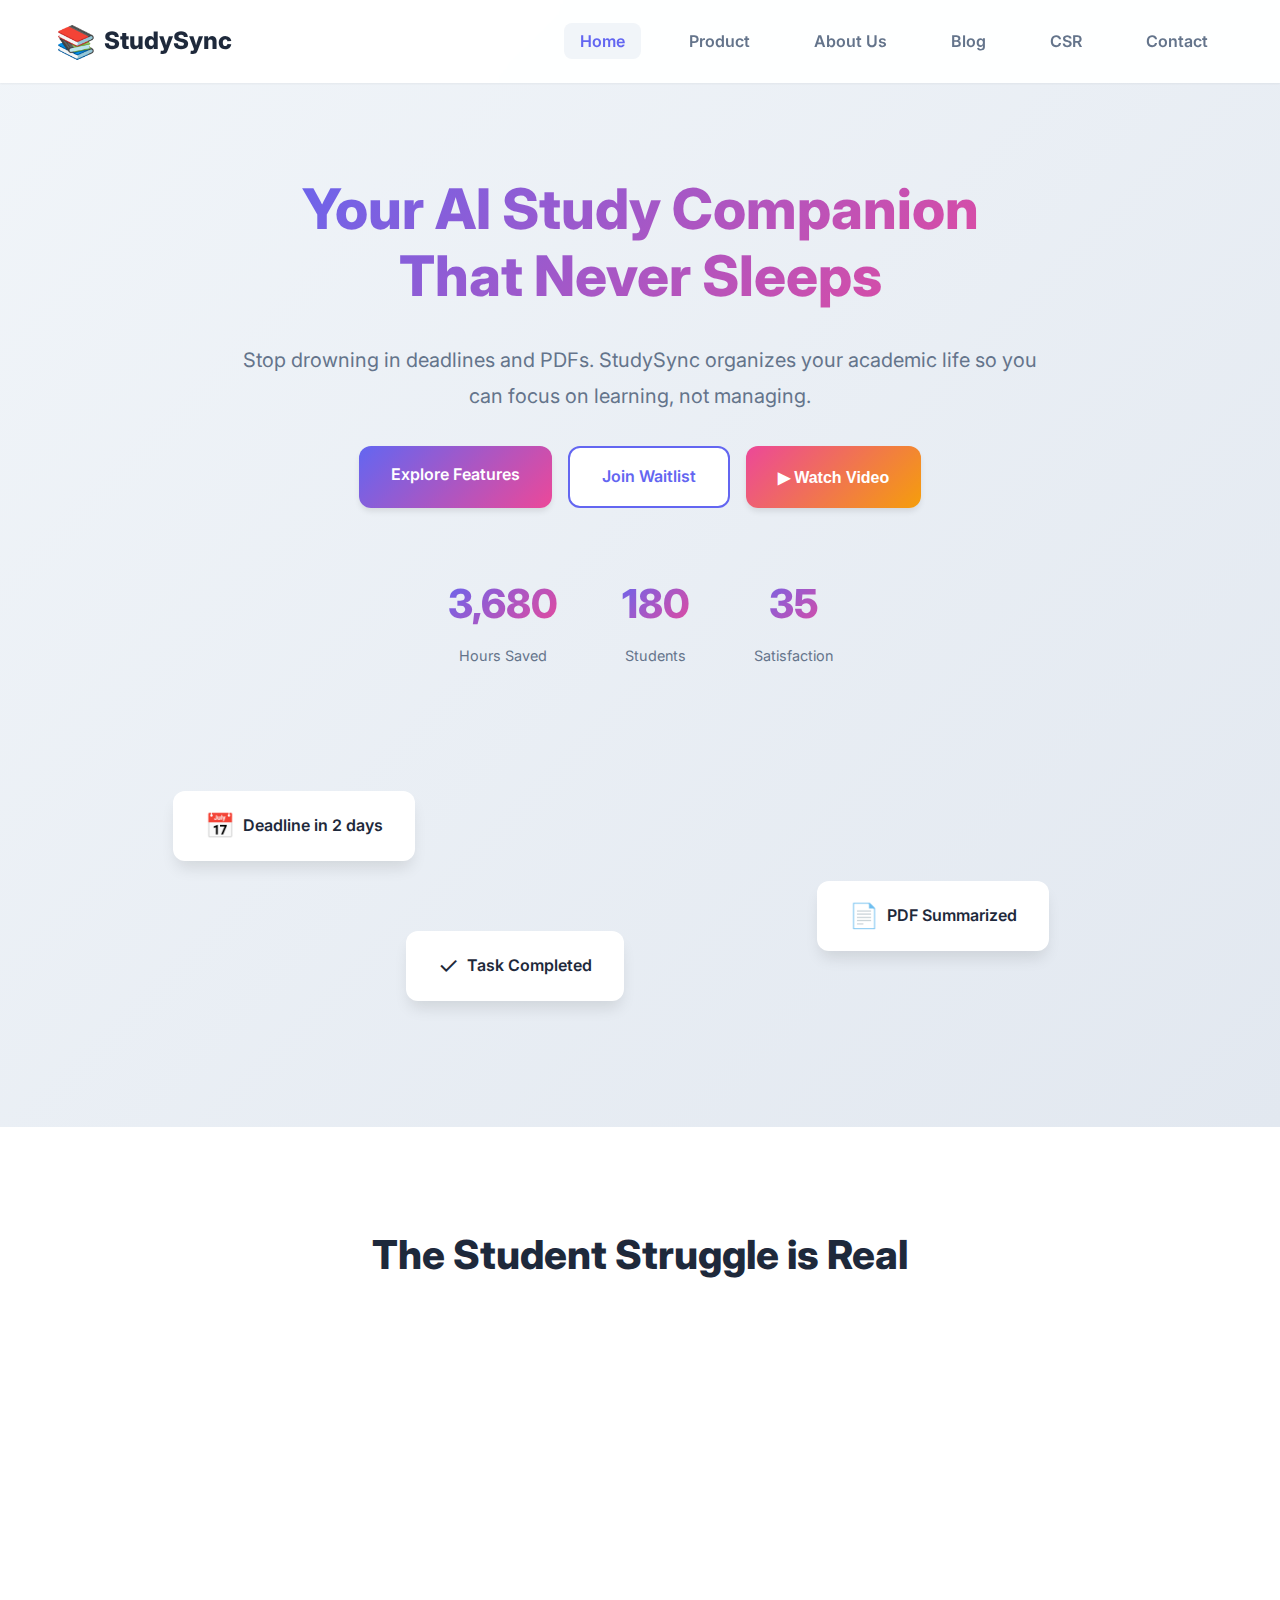
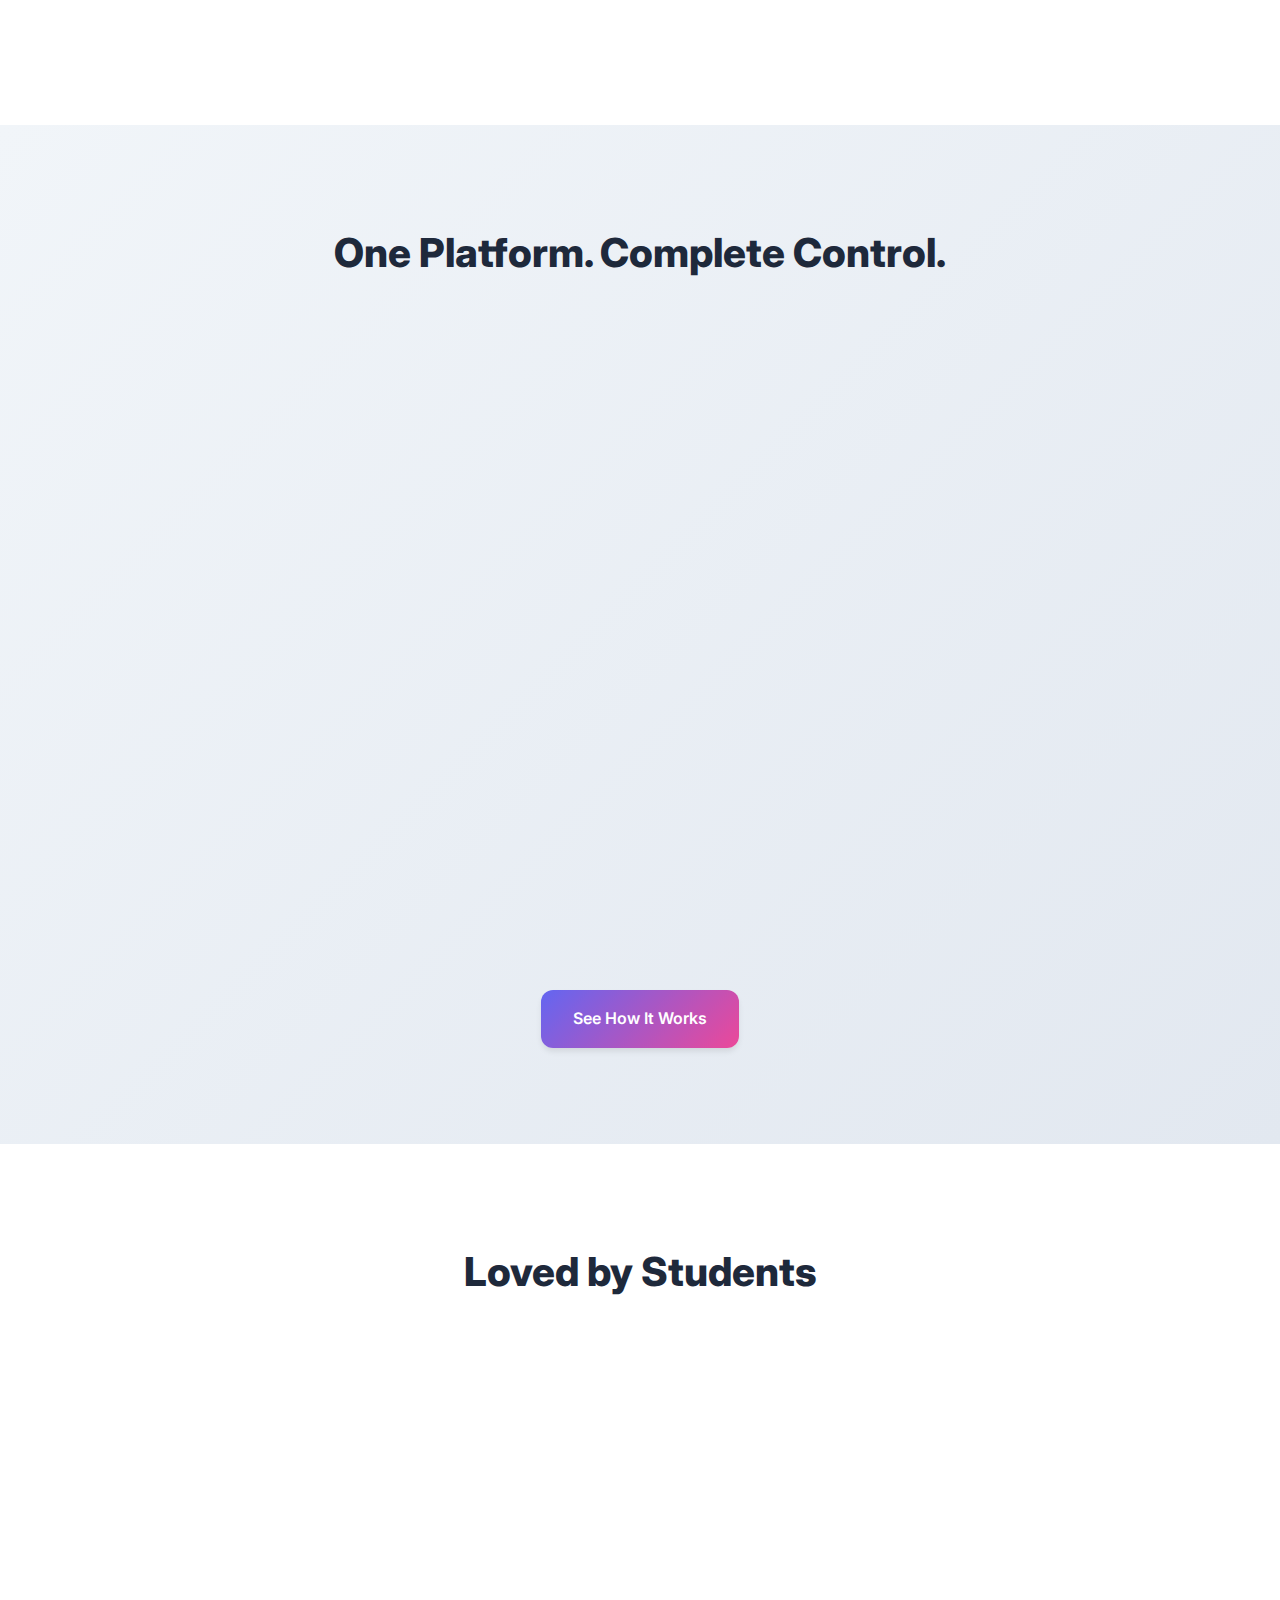
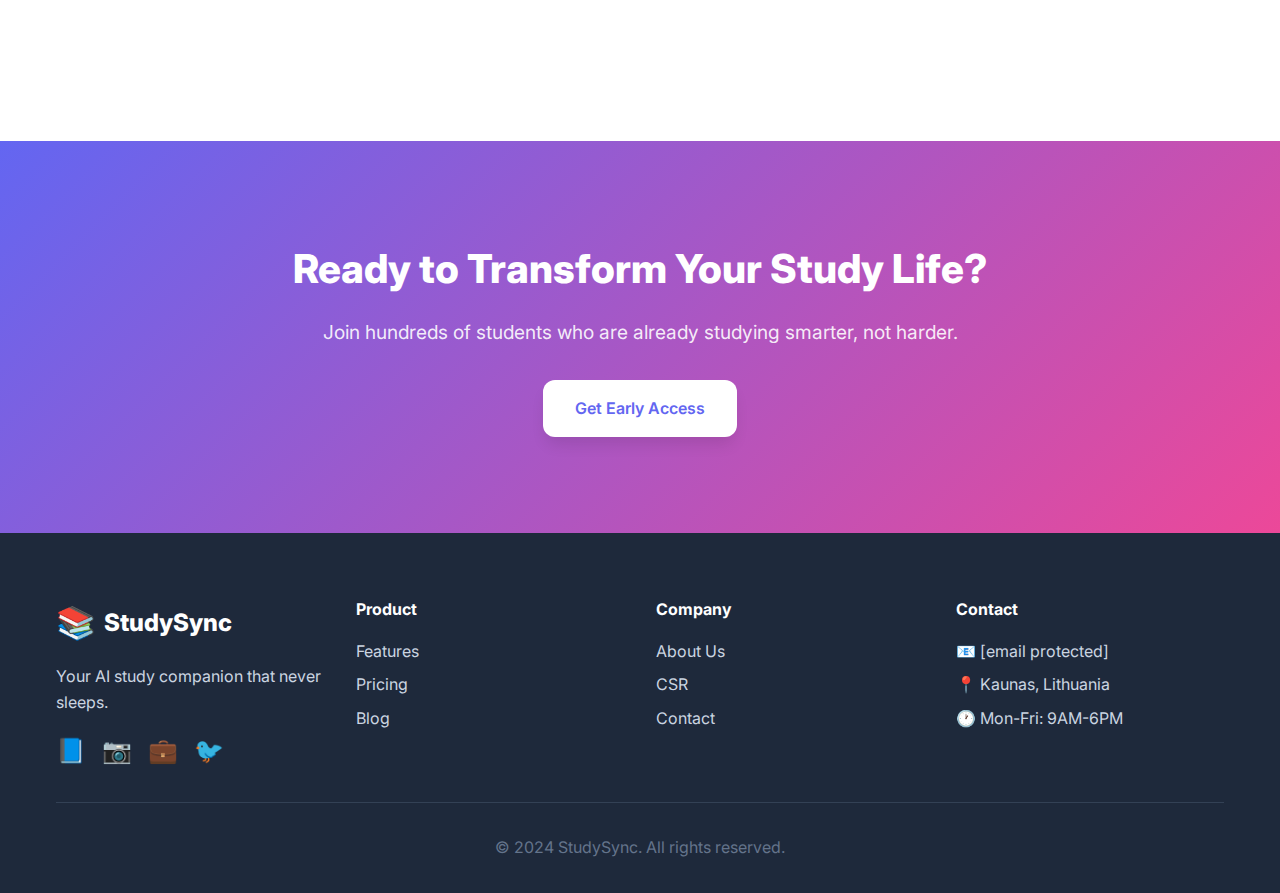
<file: index.html>
<!DOCTYPE html>
<html lang="en">

<head>
    <meta charset="UTF-8">
    <meta name="viewport" content="width=device-width, initial-scale=1.0">
    <meta name="description"
        content="StudySync - Your AI study companion that never sleeps. Automate deadline tracking, summarize PDFs, and organize your study materials efficiently.">
    <meta name="keywords"
        content="study app, AI study tool, university students, deadline tracker, PDF summarizer, study organization">
    <meta name="author" content="StudySync">
    <title>StudySync - Your AI Study Companion That Never Sleeps</title>
    <link rel="stylesheet" href="css/style.css">
    <link rel="preconnect" href="https://fonts.googleapis.com">
    <link rel="preconnect" href="https://fonts.gstatic.com" crossorigin>
    <link href="https://fonts.googleapis.com/css2?family=Inter:wght@300;400;600;700;800&display=swap" rel="stylesheet">
</head>

<body>
    <!-- Navigation -->
    <nav class="navbar">
        <div class="container">
            <div class="nav-wrapper">
                <a href="index.html" class="logo">
                    <span class="logo-icon">📚</span>
                    <span class="logo-text">StudySync</span>
                </a>
                <ul class="nav-menu" id="navMenu">
                    <li><a href="index.html" class="active">Home</a></li>
                    <li><a href="product.html">Product</a></li>
                    <li><a href="about.html">About Us</a></li>
                    <li><a href="blog.html">Blog</a></li>
                    <li><a href="csr.html">CSR</a></li>
                    <li><a href="contact.html">Contact</a></li>
                </ul>
                <button class="mobile-menu-toggle" id="mobileMenuToggle">
                    <span></span>
                    <span></span>
                    <span></span>
                </button>
            </div>
        </div>
    </nav>

    <!-- Hero Section -->
    <section class="hero">
        <div class="container">
            <div class="hero-content">
                <h1 class="hero-title">Your AI Study Companion That Never Sleeps</h1>
                <p class="hero-subtitle">Stop drowning in deadlines and PDFs. StudySync organizes your academic life so
                    you can focus on learning, not managing.</p>
                <div class="hero-cta">
                    <a href="product.html" class="btn btn-primary">Explore Features</a>
                    <a href="contact.html" class="btn btn-secondary">Join Waitlist</a>
                    <button onclick="openVideo()" class="btn btn-primary"
                        style="background: linear-gradient(135deg, #ec4899 0%, #f59e0b 100%);">
                        ▶ Watch Video
                    </button>
                </div>
                <div class="hero-stats">
                    <div class="stat">
                        <h3>10,000+</h3>
                        <p>Hours Saved</p>
                    </div>
                    <div class="stat">
                        <h3>500+</h3>
                        <p>Students</p>
                    </div>
                    <div class="stat">
                        <h3>98%</h3>
                        <p>Satisfaction</p>
                    </div>
                </div>
            </div>
            <div class="hero-image">
                <div class="hero-illustration">
                    <div class="floating-card card-1">
                        <div class="card-icon">📅</div>
                        <div class="card-text">Deadline in 2 days</div>
                    </div>
                    <div class="floating-card card-2">
                        <div class="card-icon">📄</div>
                        <div class="card-text">PDF Summarized</div>
                    </div>
                    <div class="floating-card card-3">
                        <div class="card-icon">✓</div>
                        <div class="card-text">Task Completed</div>
                    </div>
                </div>
            </div>
        </div>
    </section>

    <!-- Problem Section -->
    <section class="problem-section">
        <div class="container">
            <h2 class="section-title">The Student Struggle is Real</h2>
            <div class="problem-grid">
                <div class="problem-card">
                    <div class="problem-icon">😰</div>
                    <h3>Missed Deadlines</h3>
                    <p>Assignments hidden in 10 different syllabi, Moodle pages, and email threads</p>
                </div>
                <div class="problem-card">
                    <div class="problem-icon">📚</div>
                    <h3>Information Overload</h3>
                    <p>Hundreds of pages to read with no time to extract what actually matters</p>
                </div>
                <div class="problem-card">
                    <div class="problem-icon">🔍</div>
                    <h3>Scattered Materials</h3>
                    <p>Notes in notebooks, PDFs on desktop, slides in email - chaos everywhere</p>
                </div>
                <div class="problem-card">
                    <div class="problem-icon">⏰</div>
                    <h3>Time Wasted</h3>
                    <p>Spending hours organizing instead of actually learning</p>
                </div>
            </div>
        </div>
    </section>

    <!-- Solution Section -->
    <section class="solution-section">
        <div class="container">
            <h2 class="section-title">One Platform. Complete Control.</h2>
            <div class="features-grid">
                <div class="feature-card">
                    <div class="feature-icon">🤖</div>
                    <h3>AI-Powered Automation</h3>
                    <p>Automatically extracts deadlines from syllabi and course pages. Never miss an assignment again.
                    </p>
                </div>
                <div class="feature-card">
                    <div class="feature-icon">📑</div>
                    <h3>Smart PDF Summarization</h3>
                    <p>Upload any academic PDF and get instant summaries highlighting key concepts and important
                        information.</p>
                </div>
                <div class="feature-card">
                    <div class="feature-icon">💬</div>
                    <h3>Ask Your Materials</h3>
                    <p>Chat with your course documents. Get instant answers without reading everything.</p>
                </div>
                <div class="feature-card">
                    <div class="feature-icon">📊</div>
                    <h3>Unified Dashboard</h3>
                    <p>All courses, deadlines, and materials in one beautiful, organized interface.</p>
                </div>
            </div>
            <div class="cta-center">
                <a href="product.html" class="btn btn-primary">See How It Works</a>
            </div>
        </div>
    </section>

    <!-- Testimonials Section -->
    <section class="testimonials-section">
        <div class="container">
            <h2 class="section-title">Loved by Students</h2>
            <div class="testimonials-grid">
                <div class="testimonial-card">
                    <div class="testimonial-stars">⭐⭐⭐⭐⭐</div>
                    <p class="testimonial-text">"StudySync saved my semester. I went from missing deadlines to being
                        ahead of schedule!"</p>
                    <div class="testimonial-author">
                        <strong>Emma K.</strong>
                        <span>Computer Science, VMU</span>
                    </div>
                </div>
                <div class="testimonial-card">
                    <div class="testimonial-stars">⭐⭐⭐⭐⭐</div>
                    <p class="testimonial-text">"The PDF summarizer is a game-changer. What took 3 hours now takes 15
                        minutes."</p>
                    <div class="testimonial-author">
                        <strong>Lukas M.</strong>
                        <span>Business Analytics, VMU</span>
                    </div>
                </div>
                <div class="testimonial-card">
                    <div class="testimonial-stars">⭐⭐⭐⭐⭐</div>
                    <p class="testimonial-text">"Finally, all my study materials in one place. My GPA improved by 0.7
                        points!"</p>
                    <div class="testimonial-author">
                        <strong>Sofia R.</strong>
                        <span>Marketing, VMU</span>
                    </div>
                </div>
            </div>
        </div>
    </section>

    <!-- CTA Section -->
    <section class="cta-section">
        <div class="container">
            <div class="cta-content">
                <h2>Ready to Transform Your Study Life?</h2>
                <p>Join hundreds of students who are already studying smarter, not harder.</p>
                <a href="contact.html" class="btn btn-white">Get Early Access</a>
            </div>
        </div>
    </section>

    <!-- Footer -->
    <footer class="footer">
        <div class="container">
            <div class="footer-content">
                <div class="footer-section">
                    <div class="footer-logo">
                        <span class="logo-icon">📚</span>
                        <span class="logo-text">StudySync</span>
                    </div>
                    <p>Your AI study companion that never sleeps.</p>
                    <div class="social-links">
                        <a href="#" aria-label="Facebook">📘</a>
                        <a href="#" aria-label="Instagram">📷</a>
                        <a href="#" aria-label="LinkedIn">💼</a>
                        <a href="#" aria-label="Twitter">🐦</a>
                    </div>
                </div>
                <div class="footer-section">
                    <h4>Product</h4>
                    <ul>
                        <li><a href="product.html">Features</a></li>
                        <li><a href="product.html#pricing">Pricing</a></li>
                        <li><a href="blog.html">Blog</a></li>
                    </ul>
                </div>
                <div class="footer-section">
                    <h4>Company</h4>
                    <ul>
                        <li><a href="about.html">About Us</a></li>
                        <li><a href="csr.html">CSR</a></li>
                        <li><a href="contact.html">Contact</a></li>
                    </ul>
                </div>
                <div class="footer-section">
                    <h4>Contact</h4>
                    <ul>
                        <li>📧 <a href="/cdn-cgi/l/email-protection" class="__cf_email__"
                                data-cfemail="620a070e0e0d22111617061b111b0c014c030b">[email&#160;protected]</a></li>
                        <li>📍 Kaunas, Lithuania</li>
                        <li>🕐 Mon-Fri: 9AM-6PM</li>
                    </ul>
                </div>
            </div>
            <div class="footer-bottom">
                <p>&copy; 2024 StudySync. All rights reserved.</p>
            </div>
        </div>
    </footer>

    <!-- Video Popup Modal -->
    <div id="videoModal"
        style="display: none; position: fixed; top: 0; left: 0; width: 100%; height: 100%; background: rgba(0,0,0,0.95); z-index: 9999; justify-content: center; align-items: center;">
        <div style="position: relative; width: 90%; max-width: 900px;">
            <button onclick="closeVideo()"
                style="position: absolute; top: -50px; right: 0; background: white; color: #1e293b; border: none; font-size: 36px; cursor: pointer; width: 45px; height: 45px; border-radius: 50%; display: flex; align-items: center; justify-content: center; font-weight: bold; box-shadow: 0 4px 6px rgba(0,0,0,0.3);">
                ×
            </button>
            <div
                style="position: relative; padding-bottom: 56.25%; height: 0; overflow: hidden; border-radius: 12px; box-shadow: 0 20px 60px rgba(0,0,0,0.5);">
                <iframe id="videoFrame" style="position: absolute; top: 0; left: 0; width: 100%; height: 100%;" src=""
                    frameborder="0" allow="autoplay; encrypted-media" allowfullscreen></iframe>
            </div>
        </div>
    </div>

    <script src="js/main.js"></script>
    <script>
        // Video Modal Functions
        function openVideo() {
            const modal = document.getElementById('videoModal');
            const frame = document.getElementById('videoFrame');

            // ЗАМЕНИ 'dQw4w9WgXcQ' на ID твоего YouTube видео!
            // Например: если твое видео https://youtube.com/watch?v=ABC123
            // Используй: ABC123
            frame.src = 'https://www.youtube.com/embed/jG7EzF6hgWA?autoplay=1';

            modal.style.display = 'flex';
            document.body.style.overflow = 'hidden';
        }

        function closeVideo() {
            const modal = document.getElementById('videoModal');
            const frame = document.getElementById('videoFrame');

            frame.src = '';
            modal.style.display = 'none';
            document.body.style.overflow = '';
        }

        // Close on ESC key
        document.addEventListener('keydown', function (e) {
            if (e.key === 'Escape') {
                closeVideo();
            }
        });

        // Close on background click
        document.getElementById('videoModal').addEventListener('click', function (e) {
            if (e.target === this) {
                closeVideo();
            }
        });
    </script>
</body>

</html>
</file>
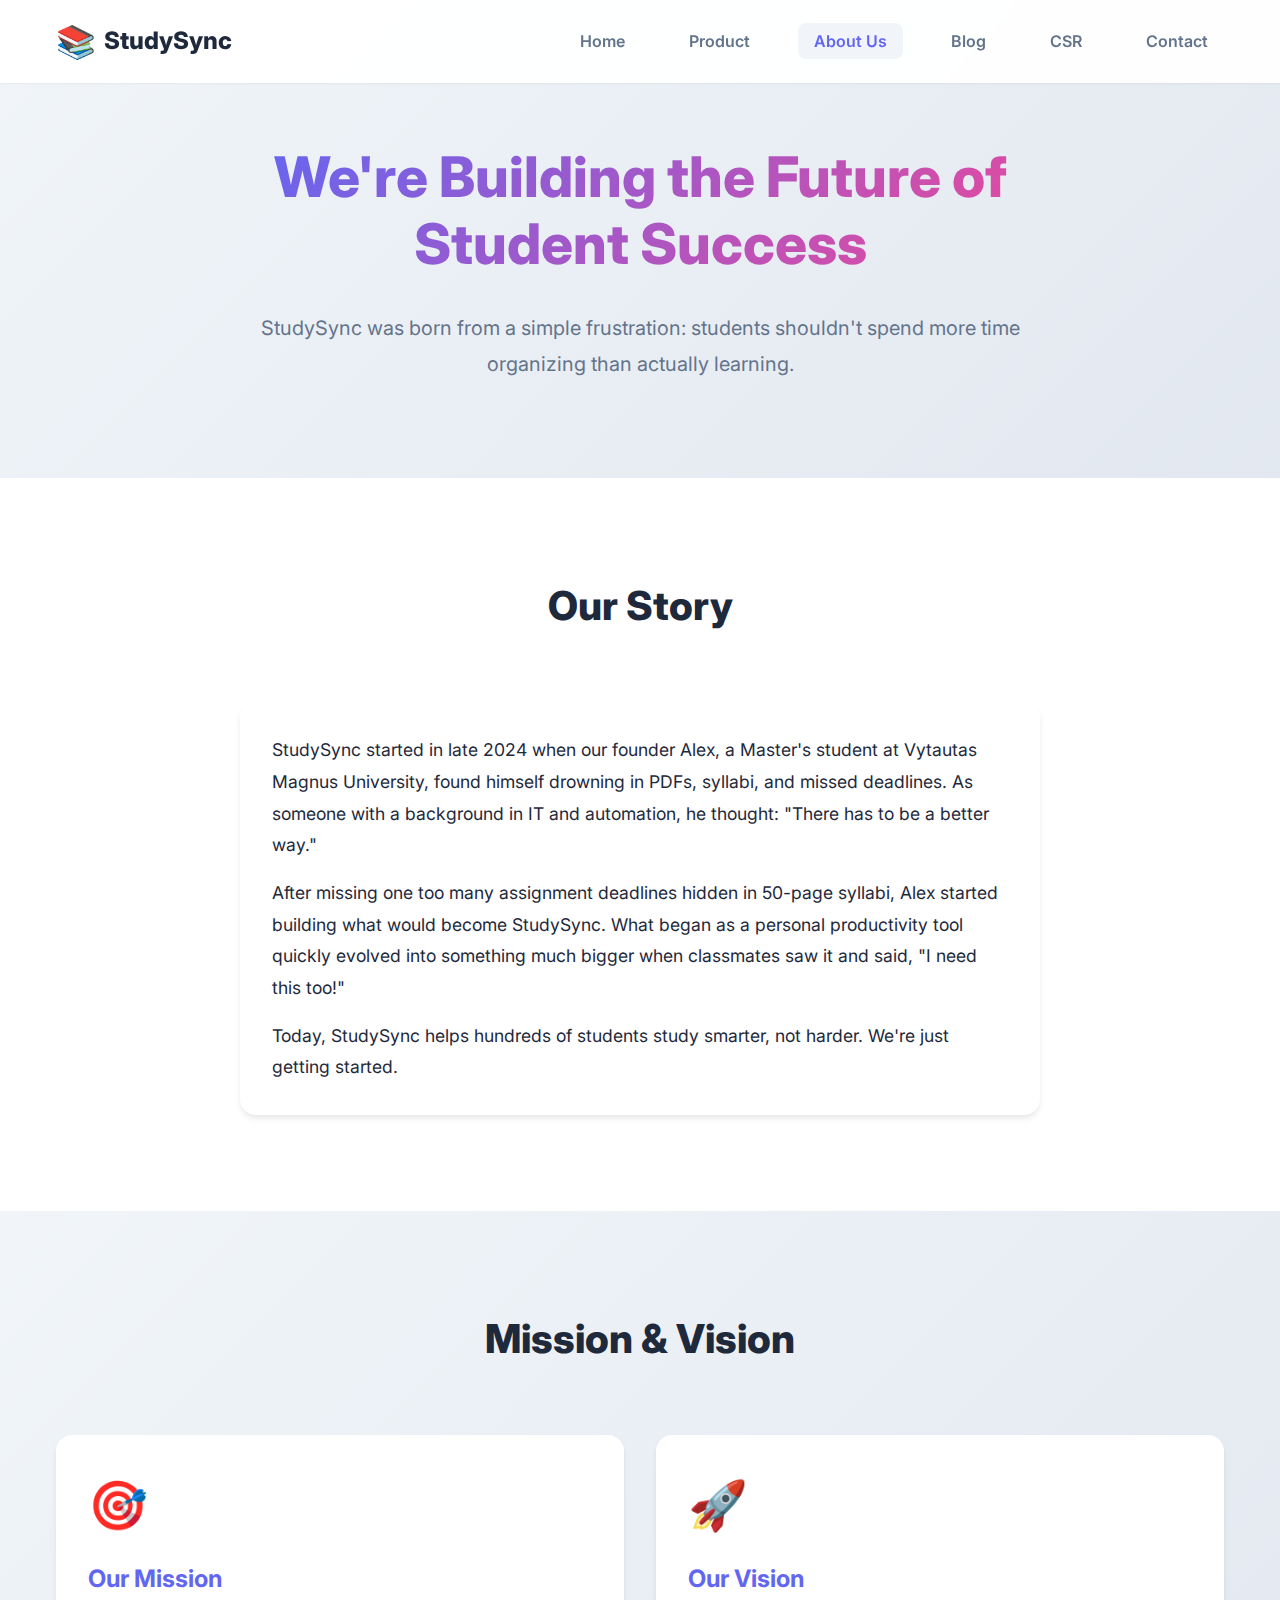
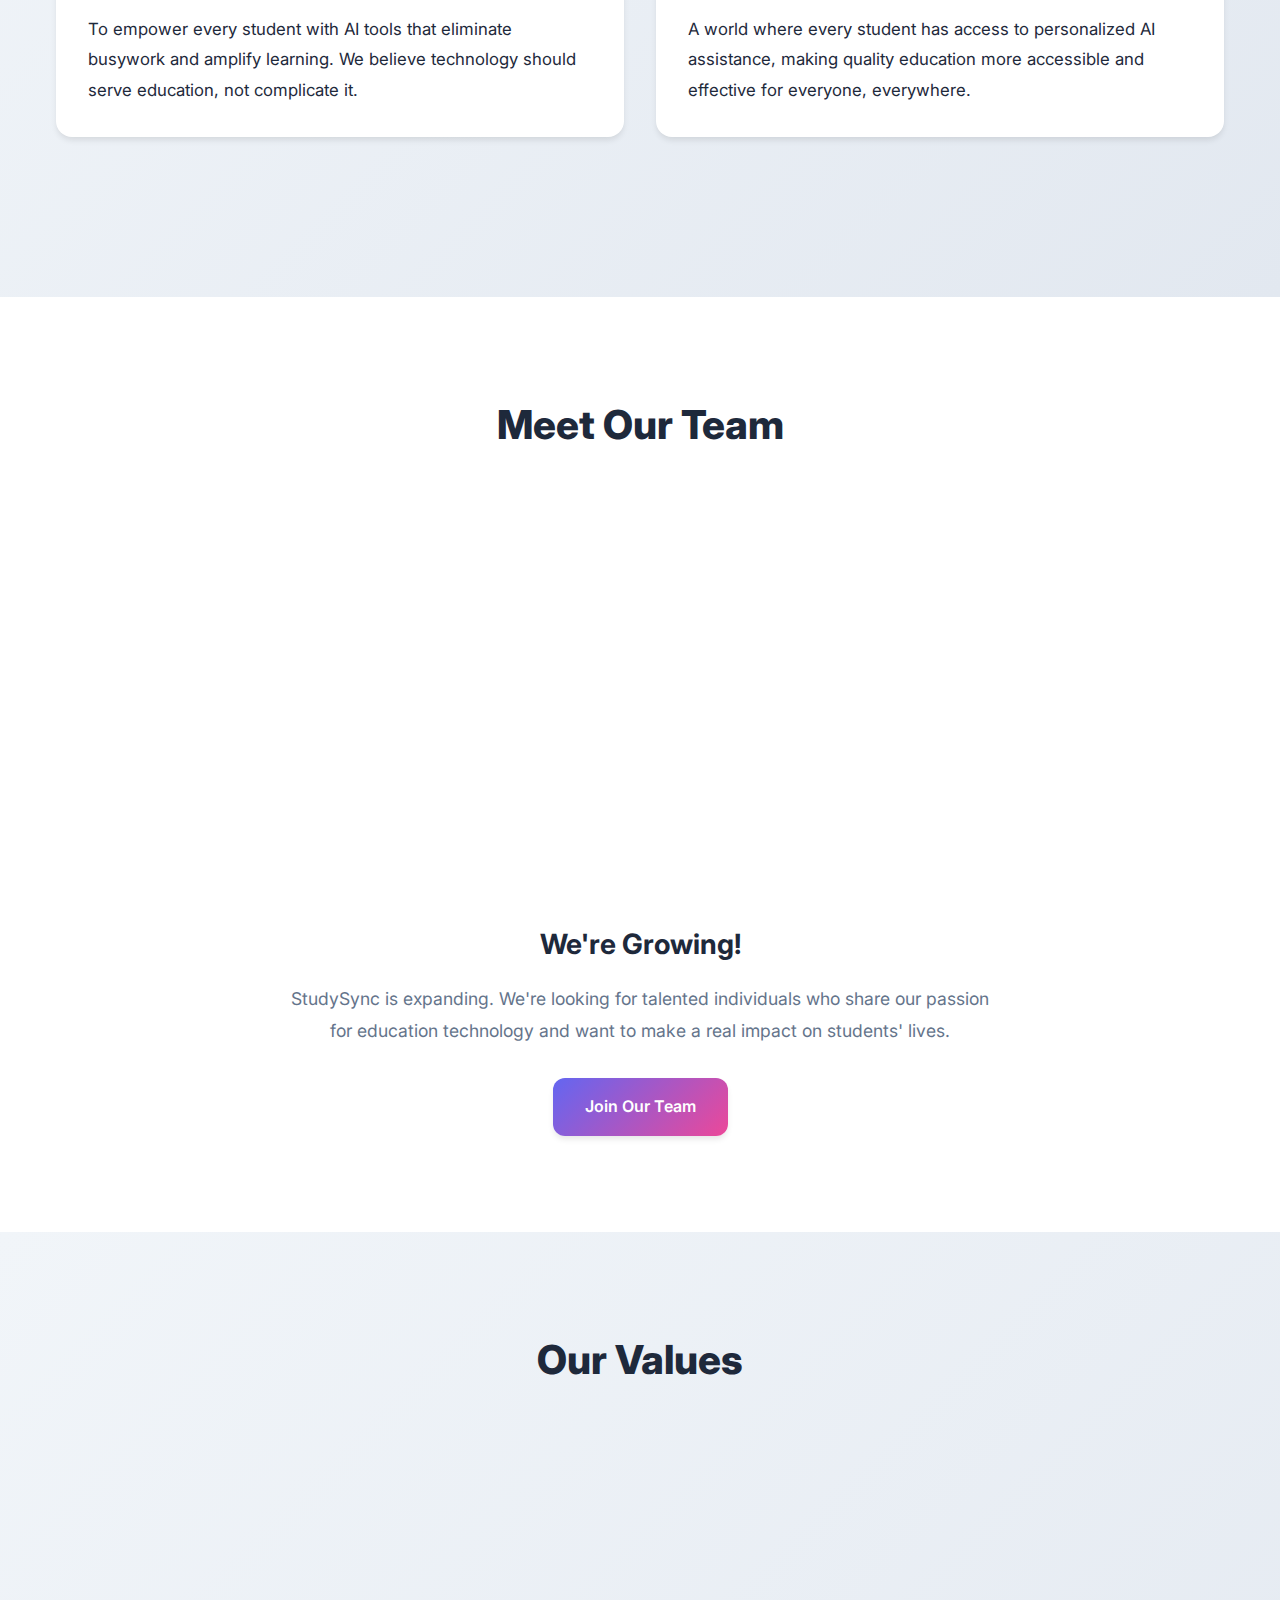
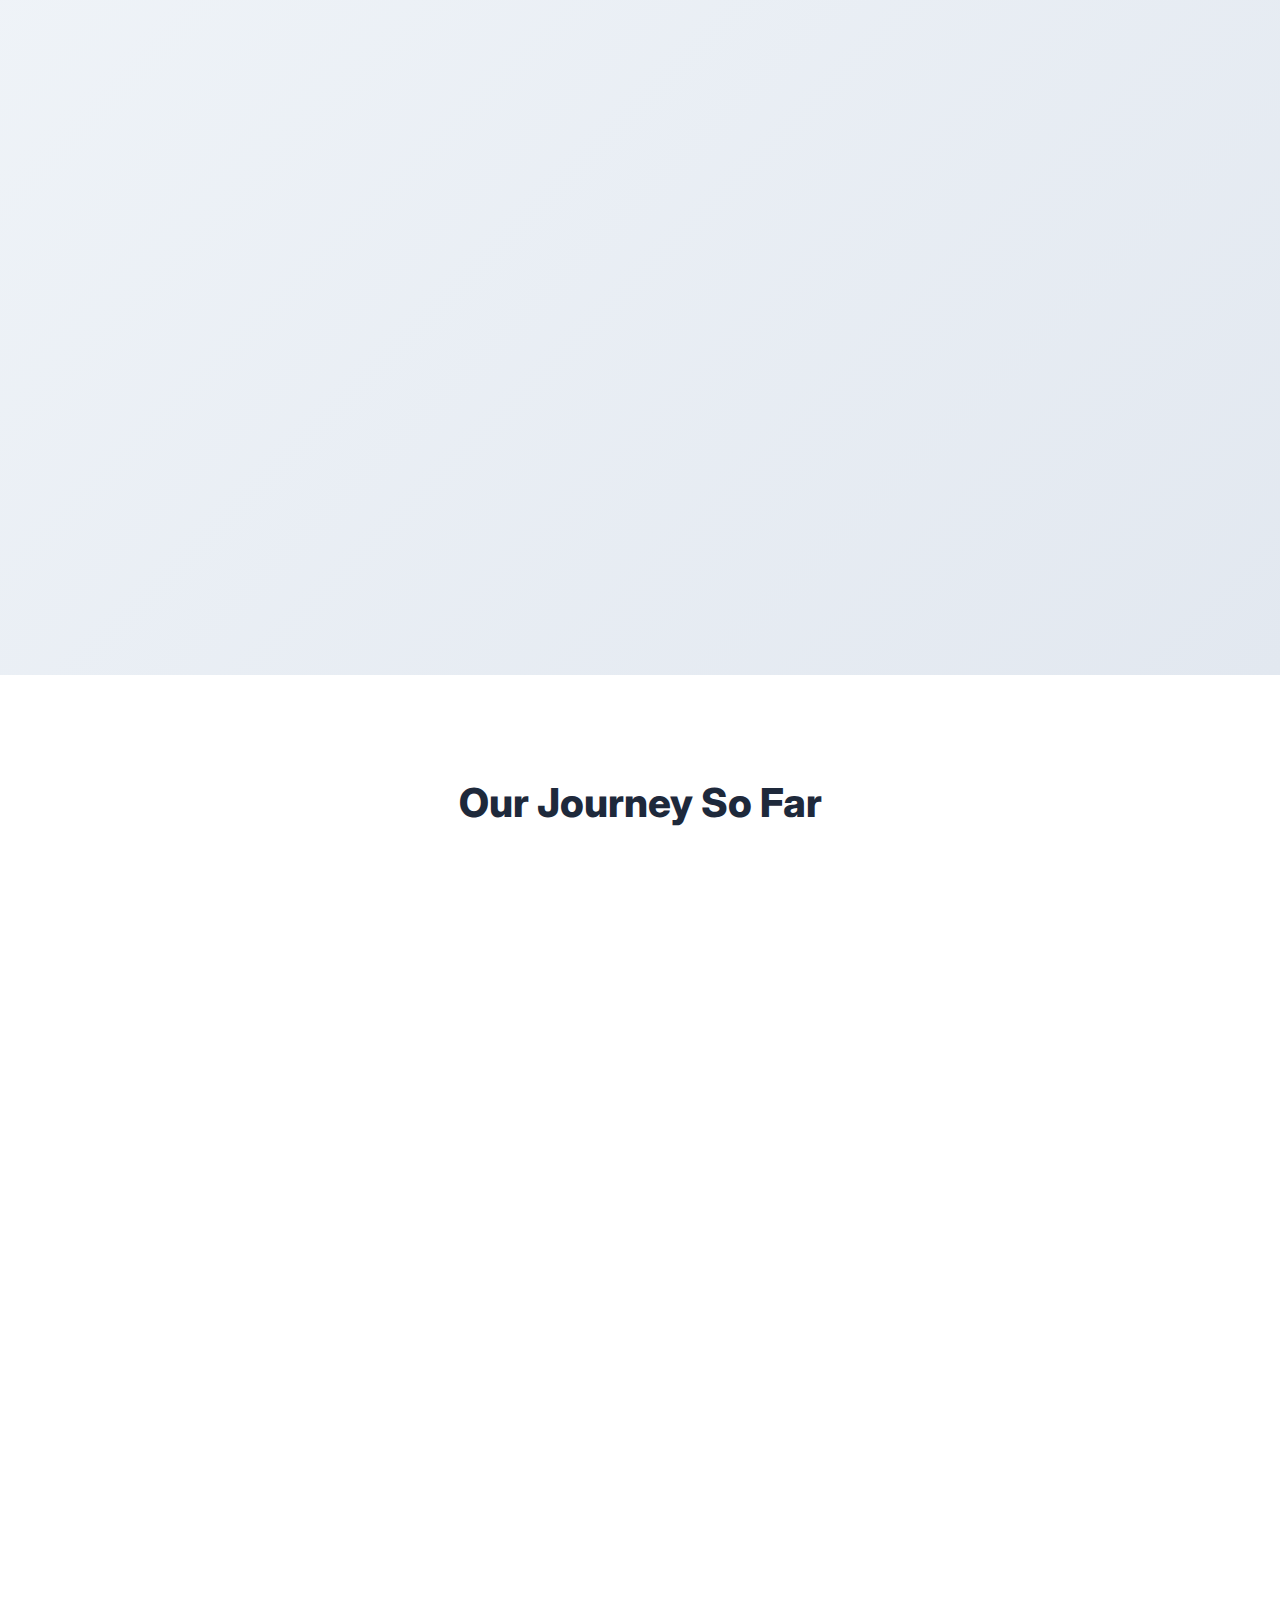
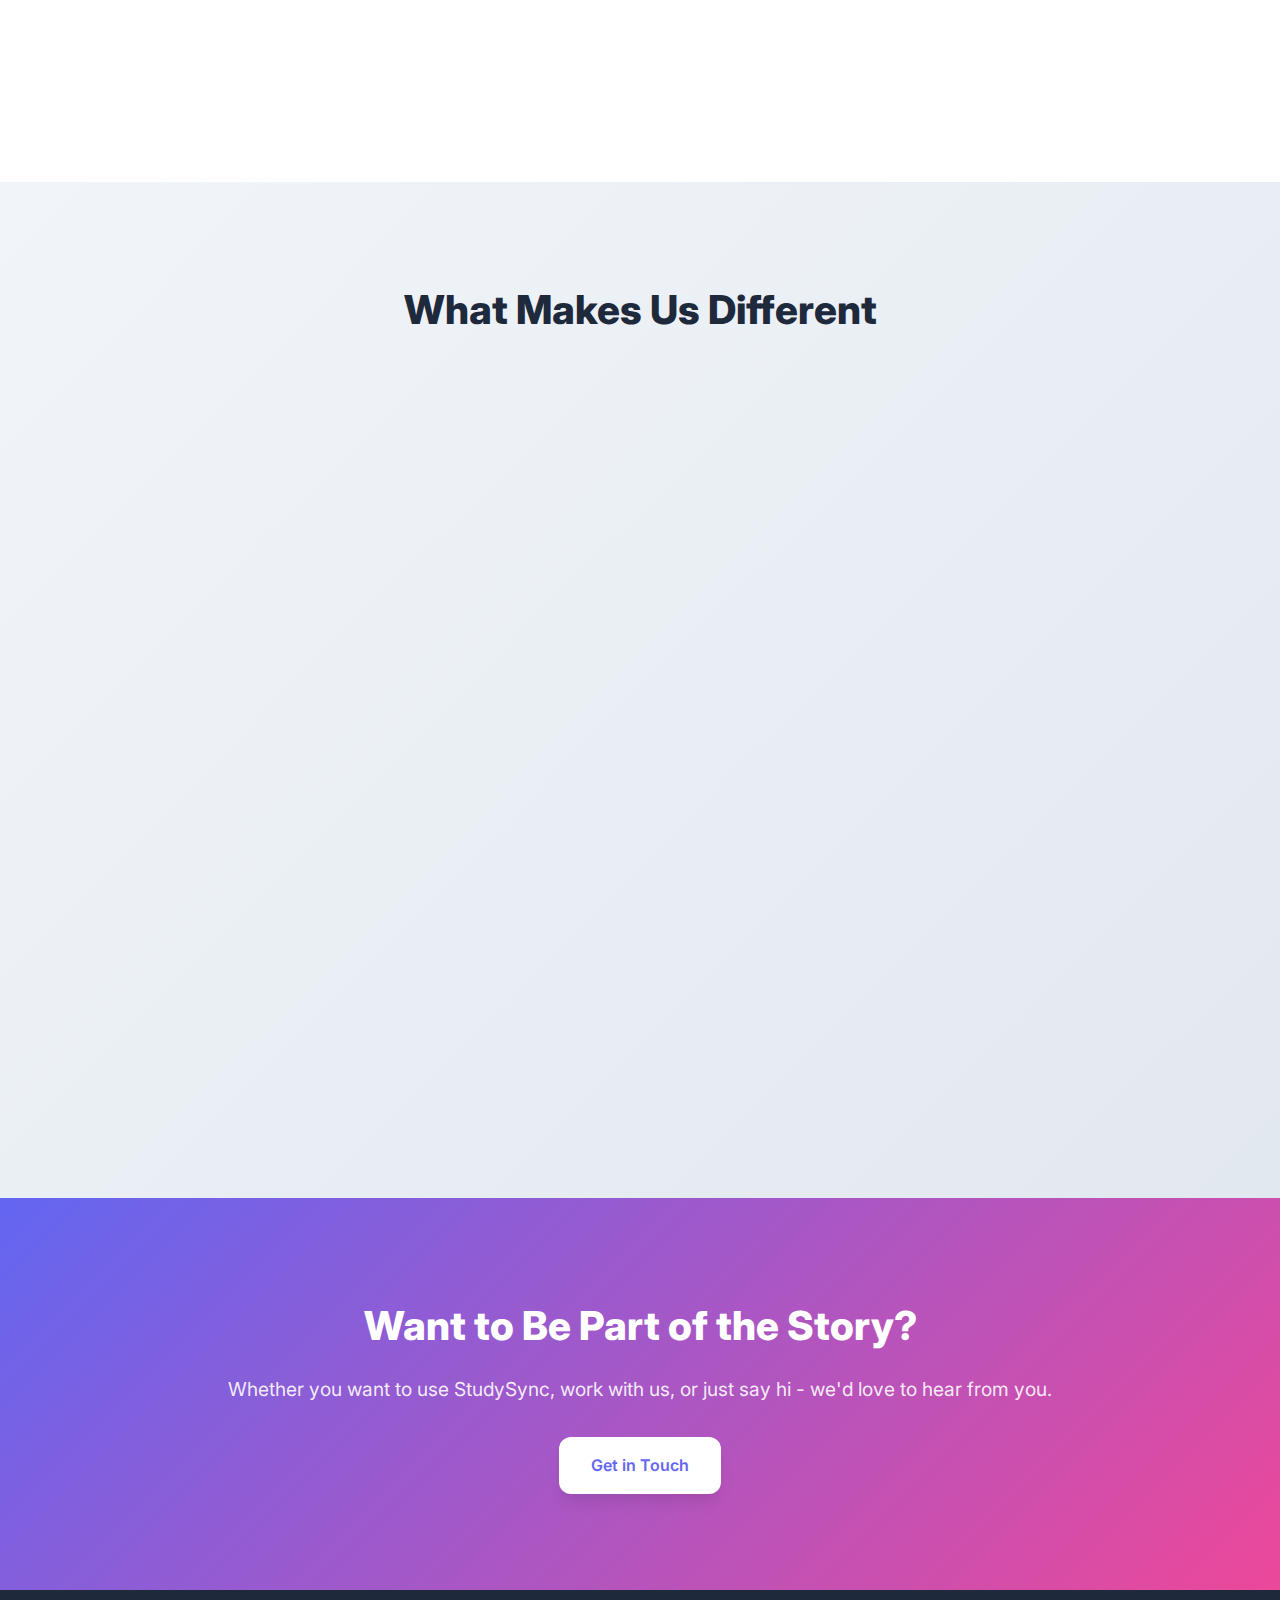
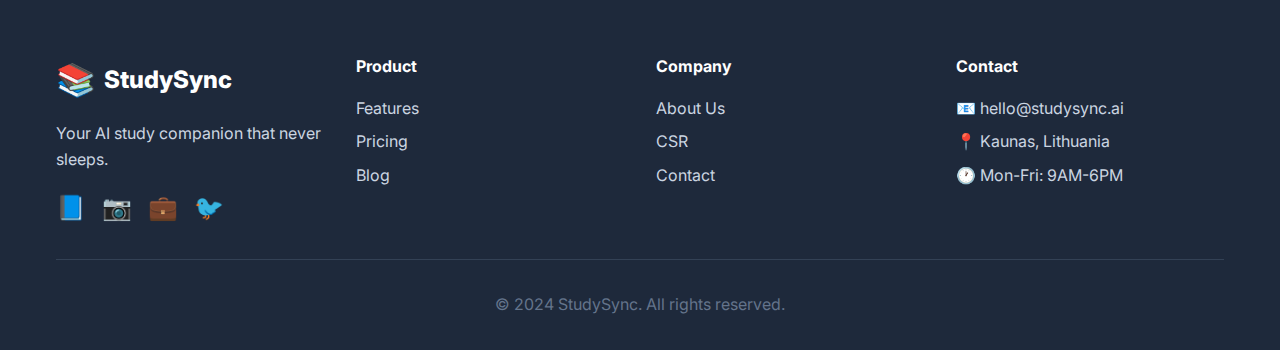
<file: about.html>
<!DOCTYPE html>
<html lang="en">
<head>
    <meta charset="UTF-8">
    <meta name="viewport" content="width=device-width, initial-scale=1.0">
    <meta name="description" content="Meet the StudySync team. Learn about our mission to transform academic life for students worldwide through AI-powered study tools.">
    <meta name="keywords" content="about studysync, team, mission, vision, student tools, education technology">
    <title>About Us - Meet the StudySync Team</title>
    <link rel="stylesheet" href="css/style.css">
    <link href="https://fonts.googleapis.com/css2?family=Inter:wght@300;400;600;700;800&display=swap" rel="stylesheet">
</head>
<body>
    <!-- Navigation -->
    <nav class="navbar">
        <div class="container">
            <div class="nav-wrapper">
                <a href="index.html" class="logo">
                    <span class="logo-icon">📚</span>
                    <span class="logo-text">StudySync</span>
                </a>
                <ul class="nav-menu" id="navMenu">
                    <li><a href="index.html">Home</a></li>
                    <li><a href="product.html">Product</a></li>
                    <li><a href="about.html" class="active">About Us</a></li>
                    <li><a href="blog.html">Blog</a></li>
                    <li><a href="csr.html">CSR</a></li>
                    <li><a href="contact.html">Contact</a></li>
                </ul>
                <button class="mobile-menu-toggle" id="mobileMenuToggle">
                    <span></span>
                    <span></span>
                    <span></span>
                </button>
            </div>
        </div>
    </nav>

    <!-- About Hero -->
    <section class="about-hero">
        <div class="container">
            <div class="about-content">
                <h1 class="hero-title">We're Building the Future of Student Success</h1>
                <p class="hero-subtitle">StudySync was born from a simple frustration: students shouldn't spend more time organizing than actually learning.</p>
            </div>
        </div>
    </section>

    <!-- Our Story -->
    <section class="problem-section">
        <div class="container">
            <h2 class="section-title">Our Story</h2>
            <div style="max-width: 800px; margin: 0 auto;">
                <div class="feature-card">
                    <p style="font-size: 1.1rem; line-height: 1.8; color: var(--dark);">
                        StudySync started in late 2024 when our founder Alex, a Master's student at Vytautas Magnus University, found himself drowning in PDFs, syllabi, and missed deadlines. As someone with a background in IT and automation, he thought: "There has to be a better way."
                    </p>
                    <p style="font-size: 1.1rem; line-height: 1.8; color: var(--dark); margin-top: 1rem;">
                        After missing one too many assignment deadlines hidden in 50-page syllabi, Alex started building what would become StudySync. What began as a personal productivity tool quickly evolved into something much bigger when classmates saw it and said, "I need this too!"
                    </p>
                    <p style="font-size: 1.1rem; line-height: 1.8; color: var(--dark); margin-top: 1rem;">
                        Today, StudySync helps hundreds of students study smarter, not harder. We're just getting started.
                    </p>
                </div>
            </div>
        </div>
    </section>

    <!-- Mission & Vision -->
    <section class="solution-section">
        <div class="container">
            <h2 class="section-title">Mission & Vision</h2>
            <div class="mission-vision">
                <div class="mission-card">
                    <div style="font-size: 3rem; margin-bottom: 1rem;">🎯</div>
                    <h3>Our Mission</h3>
                    <p style="font-size: 1.05rem; line-height: 1.8;">
                        To empower every student with AI tools that eliminate busywork and amplify learning. We believe technology should serve education, not complicate it.
                    </p>
                </div>

                <div class="mission-card">
                    <div style="font-size: 3rem; margin-bottom: 1rem;">🚀</div>
                    <h3>Our Vision</h3>
                    <p style="font-size: 1.05rem; line-height: 1.8;">
                        A world where every student has access to personalized AI assistance, making quality education more accessible and effective for everyone, everywhere.
                    </p>
                </div>
            </div>
        </div>
    </section>

    <!-- Team Section -->
    <section class="team-section">
        <div class="container">
            <h2 class="section-title">Meet Our Team</h2>
            <div class="team-grid">
                <div class="team-card">
                    <div class="team-avatar">👨‍💻</div>
                    <h3>Alex</h3>
                    <p class="team-role">Founder & CEO</p>
                    <p>Master's student in IT Management at VMU. Passionate about automation, NLP, and building tools that solve real problems. Speaks 5 languages and codes in even more.</p>
                </div>
            </div>

            <div style="max-width: 700px; margin: 3rem auto 0; text-align: center;">
                <h3 style="font-size: 1.75rem; margin-bottom: 1rem;">We're Growing!</h3>
                <p style="color: var(--gray); font-size: 1.1rem; line-height: 1.8; margin-bottom: 2rem;">
                    StudySync is expanding. We're looking for talented individuals who share our passion for education technology and want to make a real impact on students' lives.
                </p>
                <a href="contact.html" class="btn btn-primary">Join Our Team</a>
            </div>
        </div>
    </section>

    <!-- Values -->
    <section class="solution-section">
        <div class="container">
            <h2 class="section-title">Our Values</h2>
            <div class="features-grid">
                <div class="feature-card">
                    <div class="feature-icon">🎓</div>
                    <h3>Students First</h3>
                    <p>Every decision we make starts with asking: "Does this help students learn better?" If the answer isn't yes, we don't do it.</p>
                </div>

                <div class="feature-card">
                    <div class="feature-icon">🔍</div>
                    <h3>Radical Transparency</h3>
                    <p>We're honest about what we can and can't do. No dark patterns, no hidden fees, no selling your data. Ever.</p>
                </div>

                <div class="feature-card">
                    <div class="feature-icon">⚡</div>
                    <h3>Move Fast, Learn Faster</h3>
                    <p>We ship quickly, listen to feedback, and iterate. Your input directly shapes our product roadmap.</p>
                </div>

                <div class="feature-card">
                    <div class="feature-icon">🌍</div>
                    <h3>Accessible to All</h3>
                    <p>Education should be a right, not a privilege. We're committed to keeping StudySync affordable and accessible globally.</p>
                </div>

                <div class="feature-card">
                    <div class="feature-icon">🛡️</div>
                    <h3>Privacy Matters</h3>
                    <p>Your academic data is yours. We protect it like it's our own. GDPR compliant, end-to-end encrypted, zero data selling.</p>
                </div>

                <div class="feature-card">
                    <div class="feature-icon">🤝</div>
                    <h3>Community Driven</h3>
                    <p>We're building this together. Our user community shapes features, tests beta versions, and helps make StudySync better every day.</p>
                </div>
            </div>
        </div>
    </section>

    <!-- Milestones -->
    <section class="problem-section">
        <div class="container">
            <h2 class="section-title">Our Journey So Far</h2>
            <div style="max-width: 800px; margin: 0 auto;">
                <div class="feature-card" style="margin-bottom: 1rem;">
                    <h3>📅 October 2024 - The Idea</h3>
                    <p>Alex misses yet another deadline. Decides enough is enough and starts coding the first prototype.</p>
                </div>

                <div class="feature-card" style="margin-bottom: 1rem;">
                    <h3>🚀 November 2024 - First Users</h3>
                    <p>Beta launch at VMU. 50 students sign up in the first week. Feedback is overwhelmingly positive.</p>
                </div>

                <div class="feature-card" style="margin-bottom: 1rem;">
                    <h3>🎉 December 2024 - Public Launch</h3>
                    <p>StudySync officially launches. Features PDF summarization, deadline tracking, and AI Q&A.</p>
                </div>

                <div class="feature-card" style="margin-bottom: 1rem;">
                    <h3>📈 Q1 2025 - Scale</h3>
                    <p>Expanding to universities across Lithuania and preparing for European rollout. Mobile apps in development.</p>
                </div>

                <div class="feature-card">
                    <h3>🌍 Q2 2025 - Global Expansion</h3>
                    <p>Launch in 10 European countries. Partnerships with major universities. Team expansion.</p>
                </div>
            </div>
        </div>
    </section>

    <!-- Why We're Different -->
    <section class="solution-section">
        <div class="container">
            <h2 class="section-title">What Makes Us Different</h2>
            <div class="features-grid">
                <div class="feature-card">
                    <div class="feature-icon">🎯</div>
                    <h3>Built by Students, for Students</h3>
                    <p>We're not a big corporation guessing what students need. We ARE students. We use our own product every day.</p>
                </div>

                <div class="feature-card">
                    <div class="feature-icon">💡</div>
                    <h3>Simple, Not Simplified</h3>
                    <p>Other tools are either too basic or overwhelmingly complex. We're powerful where it matters and simple everywhere else.</p>
                </div>

                <div class="feature-card">
                    <div class="feature-icon">🤖</div>
                    <h3>AI That Actually Works</h3>
                    <p>We don't add AI for buzzwords. Every AI feature solves a real problem and is tested extensively by actual students.</p>
                </div>

                <div class="feature-card">
                    <div class="feature-icon">💰</div>
                    <h3>Honest Pricing</h3>
                    <p>No surprise fees. No forcing you into annual plans. €4.99/month or free forever. That's it.</p>
                </div>
            </div>
        </div>
    </section>

    <!-- CTA Section -->
    <section class="cta-section">
        <div class="container">
            <div class="cta-content">
                <h2>Want to Be Part of the Story?</h2>
                <p>Whether you want to use StudySync, work with us, or just say hi - we'd love to hear from you.</p>
                <a href="contact.html" class="btn btn-white">Get in Touch</a>
            </div>
        </div>
    </section>

    <!-- Footer -->
    <footer class="footer">
        <div class="container">
            <div class="footer-content">
                <div class="footer-section">
                    <div class="footer-logo">
                        <span class="logo-icon">📚</span>
                        <span class="logo-text">StudySync</span>
                    </div>
                    <p>Your AI study companion that never sleeps.</p>
                    <div class="social-links">
                        <a href="#" aria-label="Facebook">📘</a>
                        <a href="#" aria-label="Instagram">📷</a>
                        <a href="#" aria-label="LinkedIn">💼</a>
                        <a href="#" aria-label="Twitter">🐦</a>
                    </div>
                </div>
                <div class="footer-section">
                    <h4>Product</h4>
                    <ul>
                        <li><a href="product.html">Features</a></li>
                        <li><a href="product.html#pricing">Pricing</a></li>
                        <li><a href="blog.html">Blog</a></li>
                    </ul>
                </div>
                <div class="footer-section">
                    <h4>Company</h4>
                    <ul>
                        <li><a href="about.html">About Us</a></li>
                        <li><a href="csr.html">CSR</a></li>
                        <li><a href="contact.html">Contact</a></li>
                    </ul>
                </div>
                <div class="footer-section">
                    <h4>Contact</h4>
                    <ul>
                        <li>📧 hello@studysync.ai</li>
                        <li>📍 Kaunas, Lithuania</li>
                        <li>🕐 Mon-Fri: 9AM-6PM</li>
                    </ul>
                </div>
            </div>
            <div class="footer-bottom">
                <p>&copy; 2024 StudySync. All rights reserved.</p>
            </div>
        </div>
    </footer>

    <script src="js/main.js"></script>
</body>
</html>
</file>
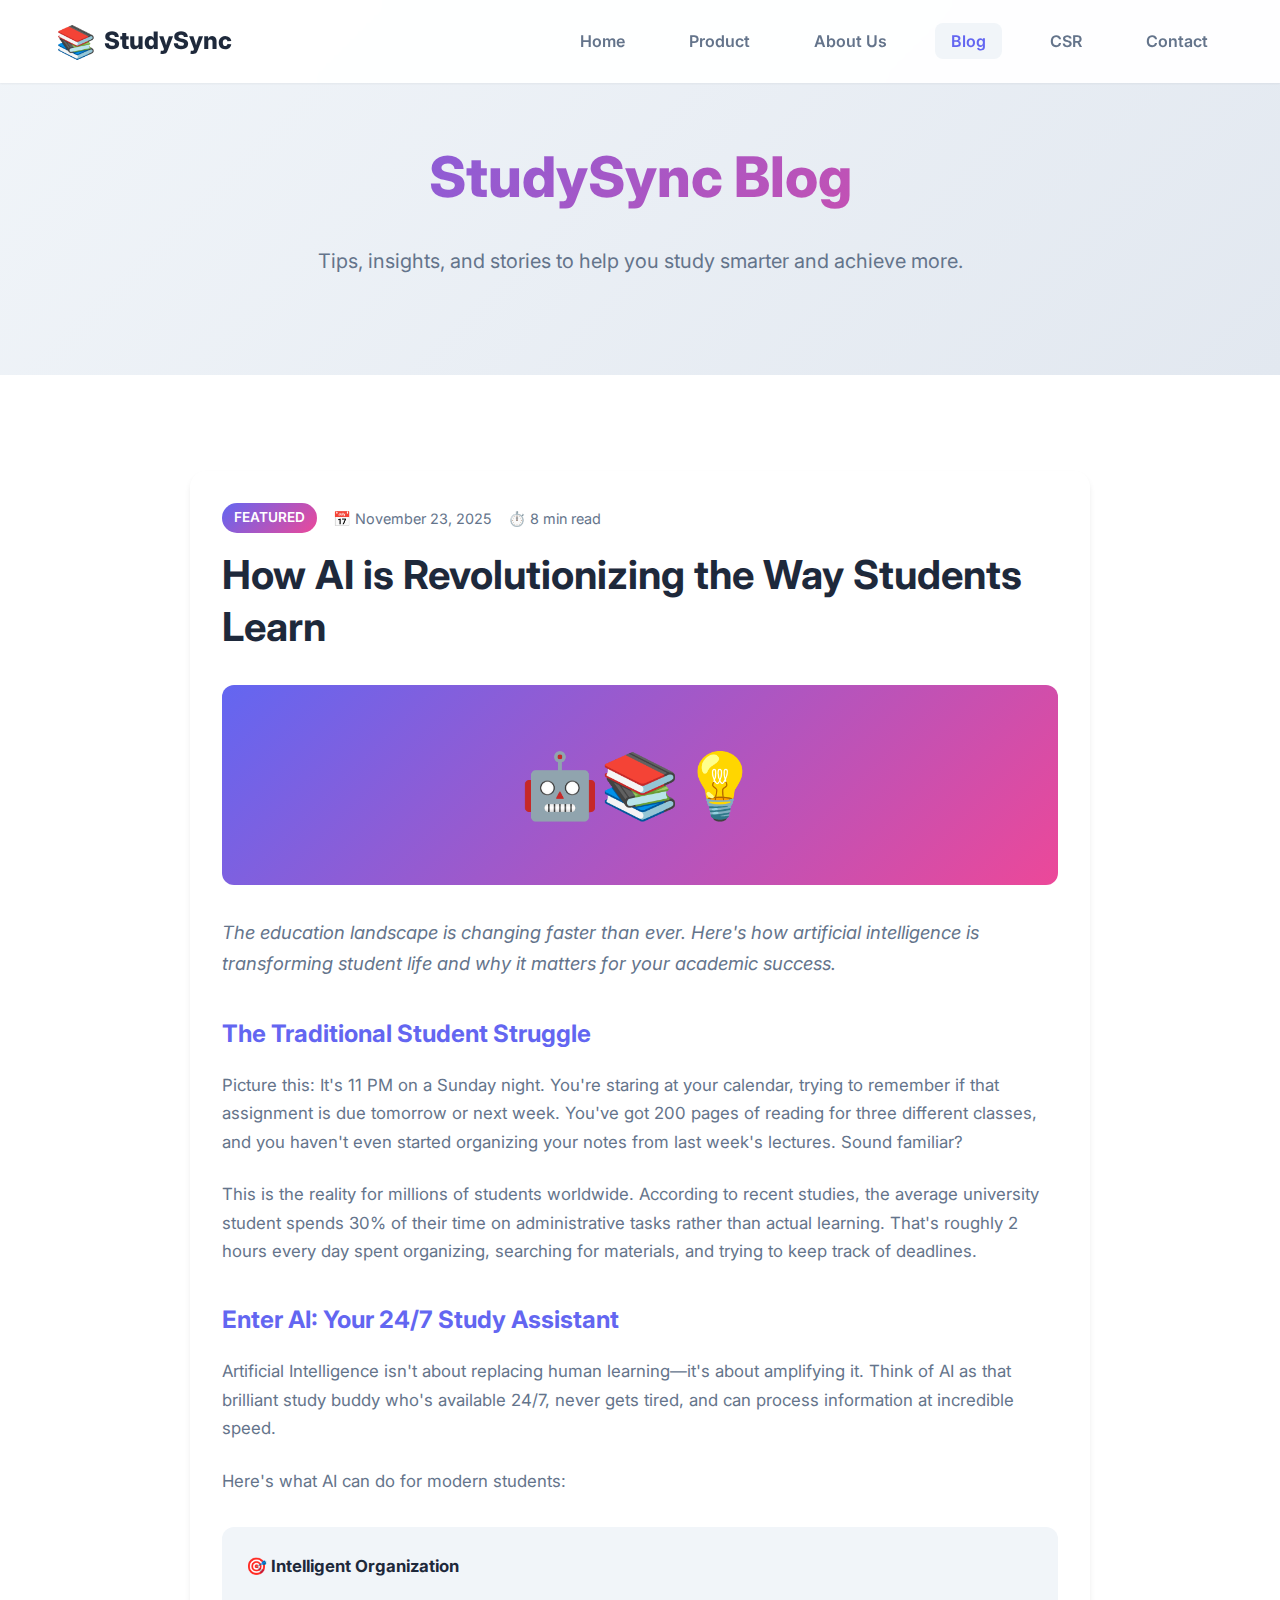
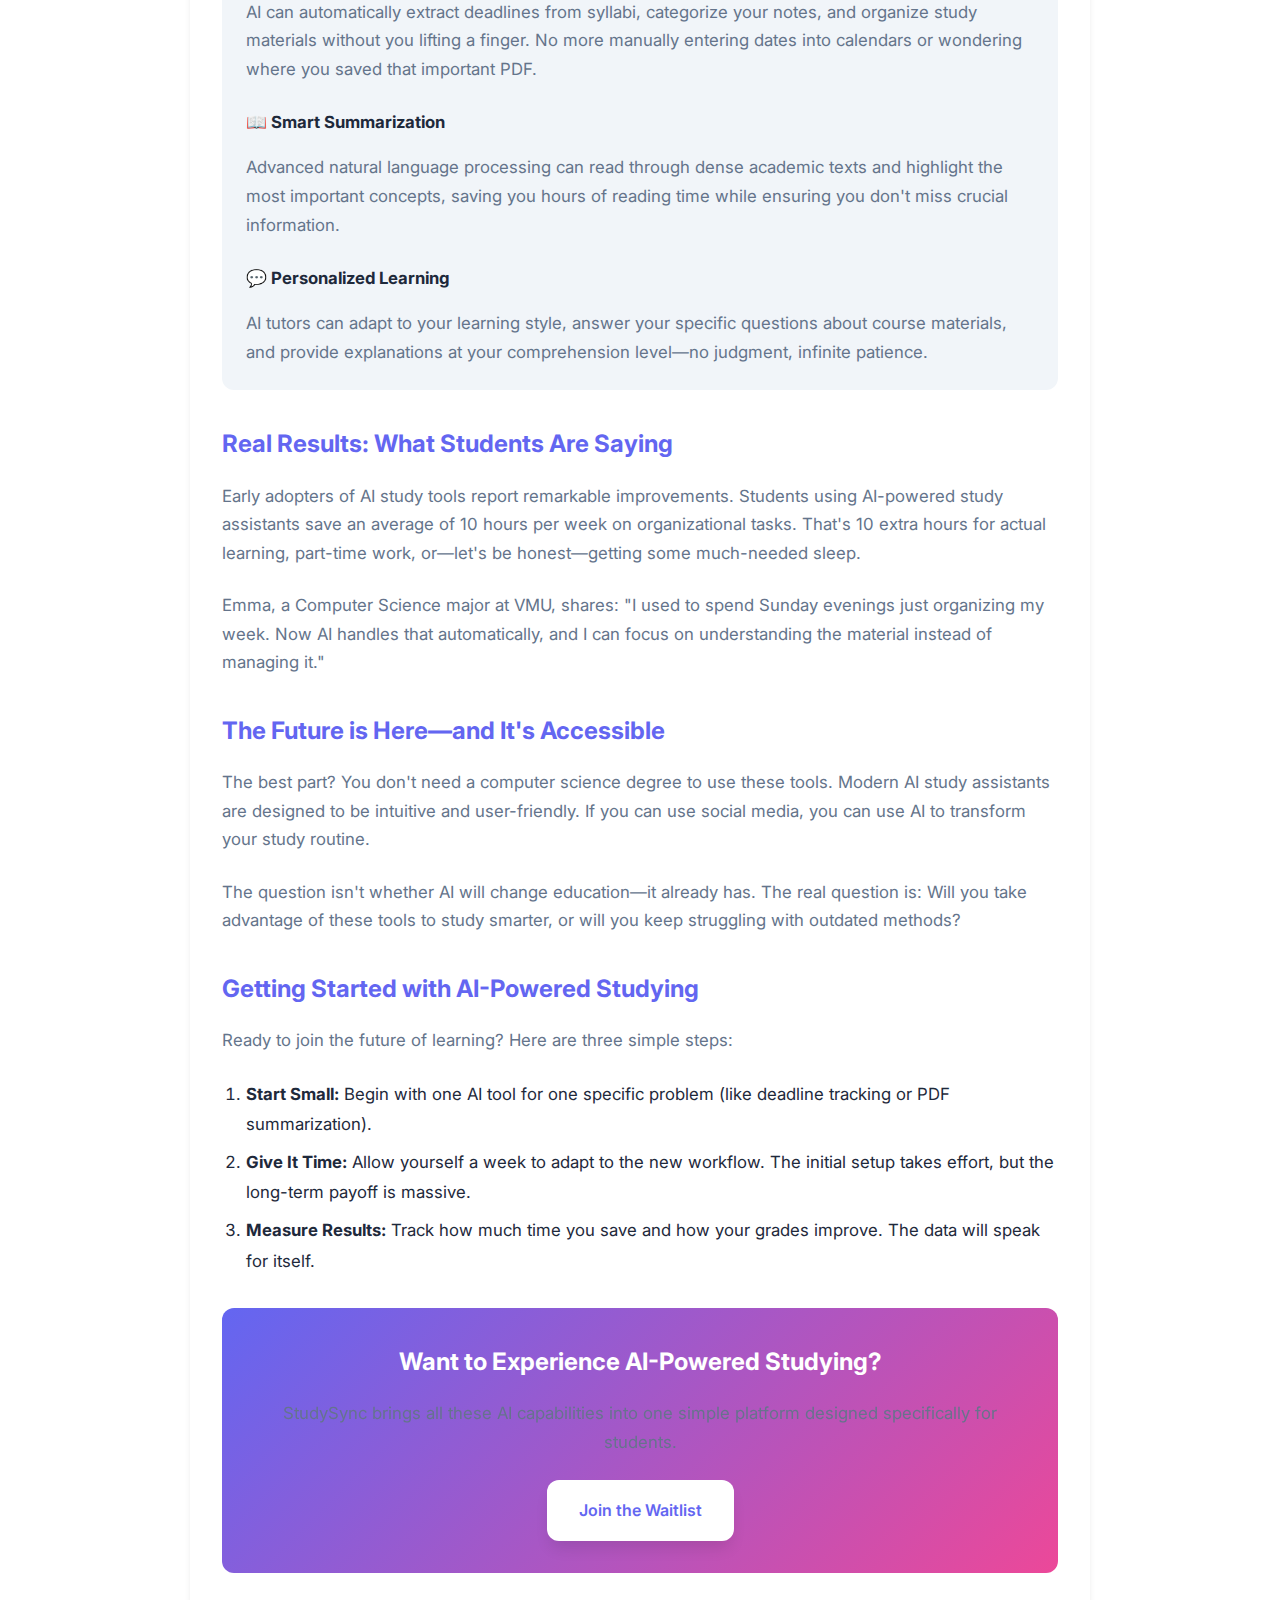
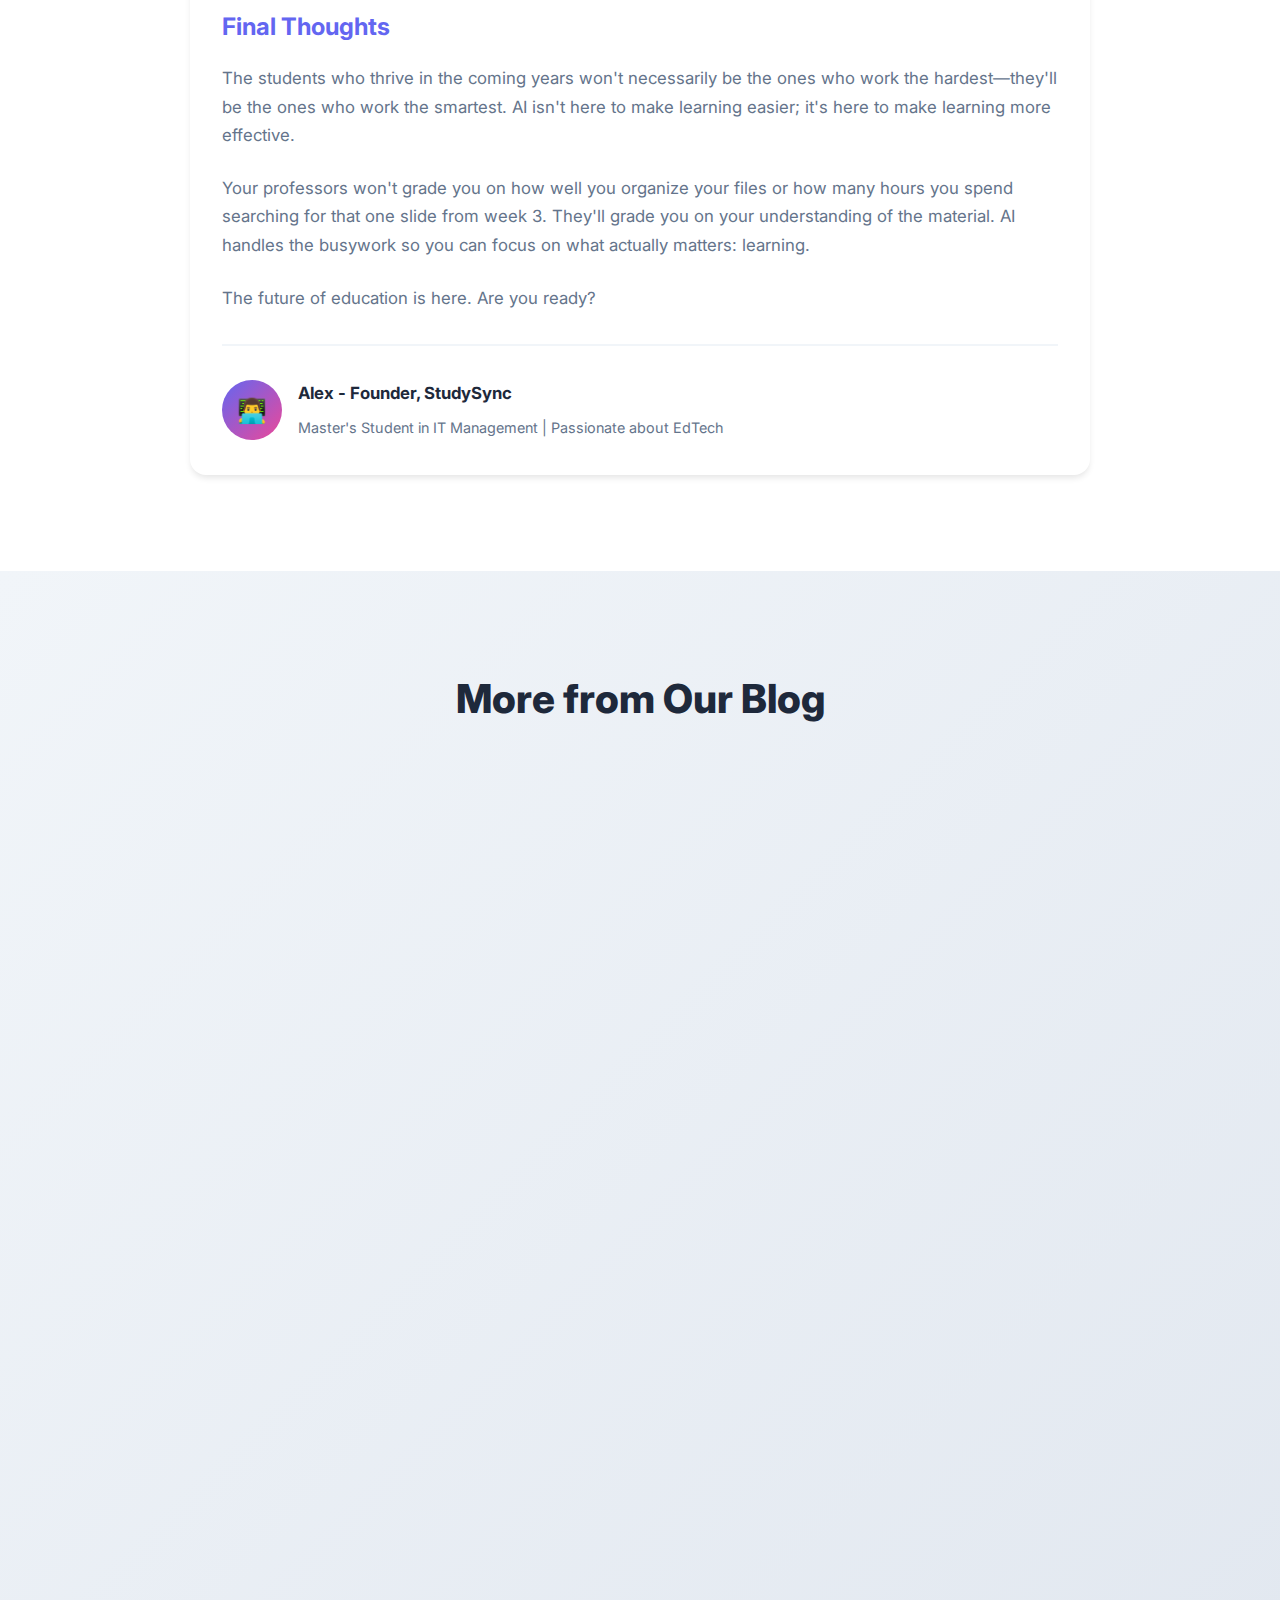
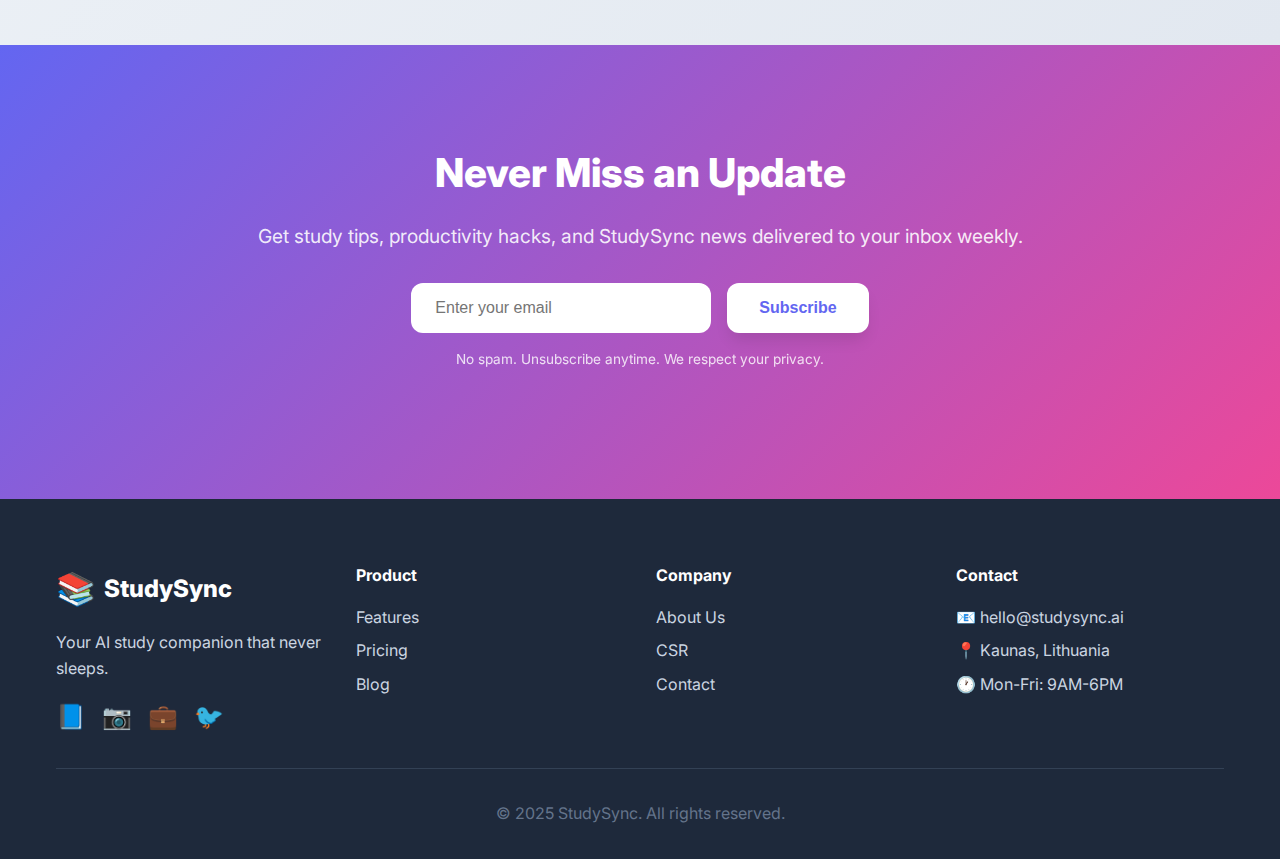
<file: blog.html>
<!DOCTYPE html>
<html lang="en">

<head>
    <meta charset="UTF-8">
    <meta name="viewport" content="width=device-width, initial-scale=1.0">
    <meta name="description"
        content="StudySync Blog - Tips, insights, and news about AI-powered studying, productivity hacks, and education technology.">
    <meta name="keywords" content="study tips, AI education, productivity, student life, learning strategies">
    <title>Blog - StudySync Insights & Study Tips</title>
    <link rel="stylesheet" href="css/style.css">
    <link href="https://fonts.googleapis.com/css2?family=Inter:wght@300;400;600;700;800&display=swap" rel="stylesheet">
</head>

<body>
    <!-- Navigation -->
    <nav class="navbar">
        <div class="container">
            <div class="nav-wrapper">
                <a href="index.html" class="logo">
                    <span class="logo-icon">📚</span>
                    <span class="logo-text">StudySync</span>
                </a>
                <ul class="nav-menu" id="navMenu">
                    <li><a href="index.html">Home</a></li>
                    <li><a href="product.html">Product</a></li>
                    <li><a href="about.html">About Us</a></li>
                    <li><a href="blog.html" class="active">Blog</a></li>
                    <li><a href="csr.html">CSR</a></li>
                    <li><a href="contact.html">Contact</a></li>
                </ul>
                <button class="mobile-menu-toggle" id="mobileMenuToggle">
                    <span></span>
                    <span></span>
                    <span></span>
                </button>
            </div>
        </div>
    </nav>

    <!-- Blog Hero -->
    <section class="blog-hero">
        <div class="container">
            <h1 class="hero-title">StudySync Blog</h1>
            <p class="hero-subtitle">Tips, insights, and stories to help you study smarter and achieve more.</p>
        </div>
    </section>

    <!-- Featured Post -->
    <section class="problem-section">
        <div class="container">
            <div style="max-width: 900px; margin: 0 auto;">
                <div class="feature-card" style="padding: 2rem;">
                    <div style="display: flex; align-items: center; gap: 1rem; margin-bottom: 1rem; flex-wrap: wrap;">
                        <span
                            style="background: var(--gradient-primary); color: white; padding: 0.25rem 0.75rem; border-radius: 20px; font-size: 0.85rem; font-weight: 600;">FEATURED</span>
                        <span style="color: var(--gray); font-size: 0.9rem;">📅 November 23, 2025</span>
                        <span style="color: var(--gray); font-size: 0.9rem;">⏱️ 8 min read</span>
                    </div>

                    <h2 style="font-size: 2.5rem; margin-bottom: 1rem; line-height: 1.3;">How AI is Revolutionizing the
                        Way Students Learn</h2>

                    <div class="blog-image" style="margin: 2rem 0; border-radius: 12px;">🤖📚💡</div>

                    <div style="color: var(--dark); line-height: 1.8; font-size: 1.05rem;">
                        <p style="margin-bottom: 1.5rem; font-size: 1.15rem; color: var(--gray);">
                            <em>The education landscape is changing faster than ever. Here's how artificial intelligence
                                is transforming student life and why it matters for your academic success.</em>
                        </p>

                        <h3 style="font-size: 1.5rem; margin: 2rem 0 1rem; color: var(--primary-color);">The Traditional
                            Student Struggle</h3>
                        <p style="margin-bottom: 1.5rem;">
                            Picture this: It's 11 PM on a Sunday night. You're staring at your calendar, trying to
                            remember if that assignment is due tomorrow or next week. You've got 200 pages of reading
                            for three different classes, and you haven't even started organizing your notes from last
                            week's lectures. Sound familiar?
                        </p>
                        <p style="margin-bottom: 1.5rem;">
                            This is the reality for millions of students worldwide. According to recent studies, the
                            average university student spends 30% of their time on administrative tasks rather than
                            actual learning. That's roughly 2 hours every day spent organizing, searching for materials,
                            and trying to keep track of deadlines.
                        </p>

                        <h3 style="font-size: 1.5rem; margin: 2rem 0 1rem; color: var(--primary-color);">Enter AI: Your
                            24/7 Study Assistant</h3>
                        <p style="margin-bottom: 1.5rem;">
                            Artificial Intelligence isn't about replacing human learning—it's about amplifying it. Think
                            of AI as that brilliant study buddy who's available 24/7, never gets tired, and can process
                            information at incredible speed.
                        </p>
                        <p style="margin-bottom: 1.5rem;">
                            Here's what AI can do for modern students:
                        </p>

                        <div
                            style="background: var(--gray-lighter); padding: 1.5rem; border-radius: 12px; margin: 2rem 0;">
                            <h4 style="margin-bottom: 1rem; color: var(--dark);">🎯 Intelligent Organization</h4>
                            <p style="margin-bottom: 1rem;">AI can automatically extract deadlines from syllabi,
                                categorize your notes, and organize study materials without you lifting a finger. No
                                more manually entering dates into calendars or wondering where you saved that important
                                PDF.</p>

                            <h4 style="margin-bottom: 1rem; color: var(--dark); margin-top: 1.5rem;">📖 Smart
                                Summarization</h4>
                            <p style="margin-bottom: 1rem;">Advanced natural language processing can read through dense
                                academic texts and highlight the most important concepts, saving you hours of reading
                                time while ensuring you don't miss crucial information.</p>

                            <h4 style="margin-bottom: 1rem; color: var(--dark); margin-top: 1.5rem;">💬 Personalized
                                Learning</h4>
                            <p>AI tutors can adapt to your learning style, answer your specific questions about course
                                materials, and provide explanations at your comprehension level—no judgment, infinite
                                patience.</p>
                        </div>

                        <h3 style="font-size: 1.5rem; margin: 2rem 0 1rem; color: var(--primary-color);">Real Results:
                            What Students Are Saying</h3>
                        <p style="margin-bottom: 1.5rem;">
                            Early adopters of AI study tools report remarkable improvements. Students using AI-powered
                            study assistants save an average of 10 hours per week on organizational tasks. That's 10
                            extra hours for actual learning, part-time work, or—let's be honest—getting some much-needed
                            sleep.
                        </p>
                        <p style="margin-bottom: 1.5rem;">
                            Emma, a Computer Science major at VMU, shares: "I used to spend Sunday evenings just
                            organizing my week. Now AI handles that automatically, and I can focus on understanding the
                            material instead of managing it."
                        </p>

                        <h3 style="font-size: 1.5rem; margin: 2rem 0 1rem; color: var(--primary-color);">The Future is
                            Here—and It's Accessible</h3>
                        <p style="margin-bottom: 1.5rem;">
                            The best part? You don't need a computer science degree to use these tools. Modern AI study
                            assistants are designed to be intuitive and user-friendly. If you can use social media, you
                            can use AI to transform your study routine.
                        </p>
                        <p style="margin-bottom: 1.5rem;">
                            The question isn't whether AI will change education—it already has. The real question is:
                            Will you take advantage of these tools to study smarter, or will you keep struggling with
                            outdated methods?
                        </p>

                        <h3 style="font-size: 1.5rem; margin: 2rem 0 1rem; color: var(--primary-color);">Getting Started
                            with AI-Powered Studying</h3>
                        <p style="margin-bottom: 1.5rem;">
                            Ready to join the future of learning? Here are three simple steps:
                        </p>
                        <ol style="margin-left: 1.5rem; margin-bottom: 1.5rem;">
                            <li style="margin-bottom: 0.5rem;"><strong>Start Small:</strong> Begin with one AI tool for
                                one specific problem (like deadline tracking or PDF summarization).</li>
                            <li style="margin-bottom: 0.5rem;"><strong>Give It Time:</strong> Allow yourself a week to
                                adapt to the new workflow. The initial setup takes effort, but the long-term payoff is
                                massive.</li>
                            <li style="margin-bottom: 0.5rem;"><strong>Measure Results:</strong> Track how much time you
                                save and how your grades improve. The data will speak for itself.</li>
                        </ol>

                        <div
                            style="background: var(--gradient-primary); color: white; padding: 2rem; border-radius: 12px; margin: 2rem 0; text-align: center;">
                            <h3 style="font-size: 1.5rem; margin-bottom: 1rem; color: white;">Want to Experience
                                AI-Powered Studying?</h3>
                            <p style="margin-bottom: 1.5rem; opacity: 0.95;">StudySync brings all these AI capabilities
                                into one simple platform designed specifically for students.</p>
                            <a href="contact.html" class="btn btn-white" style="display: inline-block;">Join the
                                Waitlist</a>
                        </div>

                        <h3 style="font-size: 1.5rem; margin: 2rem 0 1rem; color: var(--primary-color);">Final Thoughts
                        </h3>
                        <p style="margin-bottom: 1.5rem;">
                            The students who thrive in the coming years won't necessarily be the ones who work the
                            hardest—they'll be the ones who work the smartest. AI isn't here to make learning easier;
                            it's here to make learning more effective.
                        </p>
                        <p style="margin-bottom: 1.5rem;">
                            Your professors won't grade you on how well you organize your files or how many hours you
                            spend searching for that one slide from week 3. They'll grade you on your understanding of
                            the material. AI handles the busywork so you can focus on what actually matters: learning.
                        </p>
                        <p style="margin-bottom: 1.5rem;">
                            The future of education is here. Are you ready?
                        </p>

                        <hr style="margin: 2rem 0; border: none; border-top: 2px solid var(--gray-lighter);">

                        <div style="display: flex; align-items: center; gap: 1rem;">
                            <div
                                style="width: 60px; height: 60px; border-radius: 50%; background: var(--gradient-primary); display: flex; align-items: center; justify-content: center; font-size: 1.5rem;">
                                👨‍💻</div>
                            <div>
                                <strong style="display: block; margin-bottom: 0.25rem;">Alex - Founder,
                                    StudySync</strong>
                                <span style="color: var(--gray); font-size: 0.9rem;">Master's Student in IT Management |
                                    Passionate about EdTech</span>
                            </div>
                        </div>
                    </div>
                </div>
            </div>
        </div>
    </section>

    <!-- More Posts -->
    <section class="solution-section">
        <div class="container">
            <h2 class="section-title">More from Our Blog</h2>
            <div class="blog-grid">
                <div class="blog-card">
                    <div class="blog-image">📚</div>
                    <div class="blog-content">
                        <div class="blog-meta">
                            <span>📅 Nov 15, 2025</span>
                            <span>⏱️ 5 min read</span>
                        </div>
                        <h3>5 Study Hacks Every Student Should Know</h3>
                        <p class="blog-excerpt">Discover evidence-based techniques that actually work, from the Pomodoro
                            method to active recall strategies.</p>
                        <a href="#" class="read-more">Read More →</a>
                    </div>
                </div>

                <div class="blog-card">
                    <div class="blog-image">🎯</div>
                    <div class="blog-content">
                        <div class="blog-meta">
                            <span>📅 Nov 10, 2025</span>
                            <span>⏱️ 6 min read</span>
                        </div>
                        <h3>How to Never Miss a Deadline Again</h3>
                        <p class="blog-excerpt">A complete system for tracking assignments, exams, and projects across
                            multiple courses—with zero stress.</p>
                        <a href="#" class="read-more">Read More →</a>
                    </div>
                </div>

                <div class="blog-card">
                    <div class="blog-image">💡</div>
                    <div class="blog-content">
                        <div class="blog-meta">
                            <span>📅 Nov 5, 2025</span>
                            <span>⏱️ 7 min read</span>
                        </div>
                        <h3>The Science of Effective Note-Taking</h3>
                        <p class="blog-excerpt">Why most students take notes wrong and how to optimize your note-taking
                            for better retention and understanding.</p>
                        <a href="#" class="read-more">Read More →</a>
                    </div>
                </div>
            </div>
        </div>
    </section>

    <!-- Newsletter Signup -->
    <section class="cta-section">
        <div class="container">
            <div class="cta-content">
                <h2>Never Miss an Update</h2>
                <p>Get study tips, productivity hacks, and StudySync news delivered to your inbox weekly.</p>
                <div
                    style="display: flex; gap: 1rem; justify-content: center; align-items: center; flex-wrap: wrap; margin-top: 2rem;">
                    <input type="email" placeholder="Enter your email"
                        style="padding: 1rem 1.5rem; border: none; border-radius: 12px; font-size: 1rem; width: 300px; max-width: 100%;">
                    <button class="btn btn-white">Subscribe</button>
                </div>
                <p style="margin-top: 1rem; font-size: 0.85rem; opacity: 0.9;">No spam. Unsubscribe anytime. We respect
                    your privacy.</p>
            </div>
        </div>
    </section>

    <!-- Footer -->
    <footer class="footer">
        <div class="container">
            <div class="footer-content">
                <div class="footer-section">
                    <div class="footer-logo">
                        <span class="logo-icon">📚</span>
                        <span class="logo-text">StudySync</span>
                    </div>
                    <p>Your AI study companion that never sleeps.</p>
                    <div class="social-links">
                        <a href="#" aria-label="Facebook">📘</a>
                        <a href="#" aria-label="Instagram">📷</a>
                        <a href="#" aria-label="LinkedIn">💼</a>
                        <a href="#" aria-label="Twitter">🐦</a>
                    </div>
                </div>
                <div class="footer-section">
                    <h4>Product</h4>
                    <ul>
                        <li><a href="product.html">Features</a></li>
                        <li><a href="product.html#pricing">Pricing</a></li>
                        <li><a href="blog.html">Blog</a></li>
                    </ul>
                </div>
                <div class="footer-section">
                    <h4>Company</h4>
                    <ul>
                        <li><a href="about.html">About Us</a></li>
                        <li><a href="csr.html">CSR</a></li>
                        <li><a href="contact.html">Contact</a></li>
                    </ul>
                </div>
                <div class="footer-section">
                    <h4>Contact</h4>
                    <ul>
                        <li>📧 hello@studysync.ai</li>
                        <li>📍 Kaunas, Lithuania</li>
                        <li>🕐 Mon-Fri: 9AM-6PM</li>
                    </ul>
                </div>
            </div>
            <div class="footer-bottom">
                <p>&copy; 2025 StudySync. All rights reserved.</p>
            </div>
        </div>
    </footer>

    <script src="js/main.js"></script>
</body>

</html>
</file>
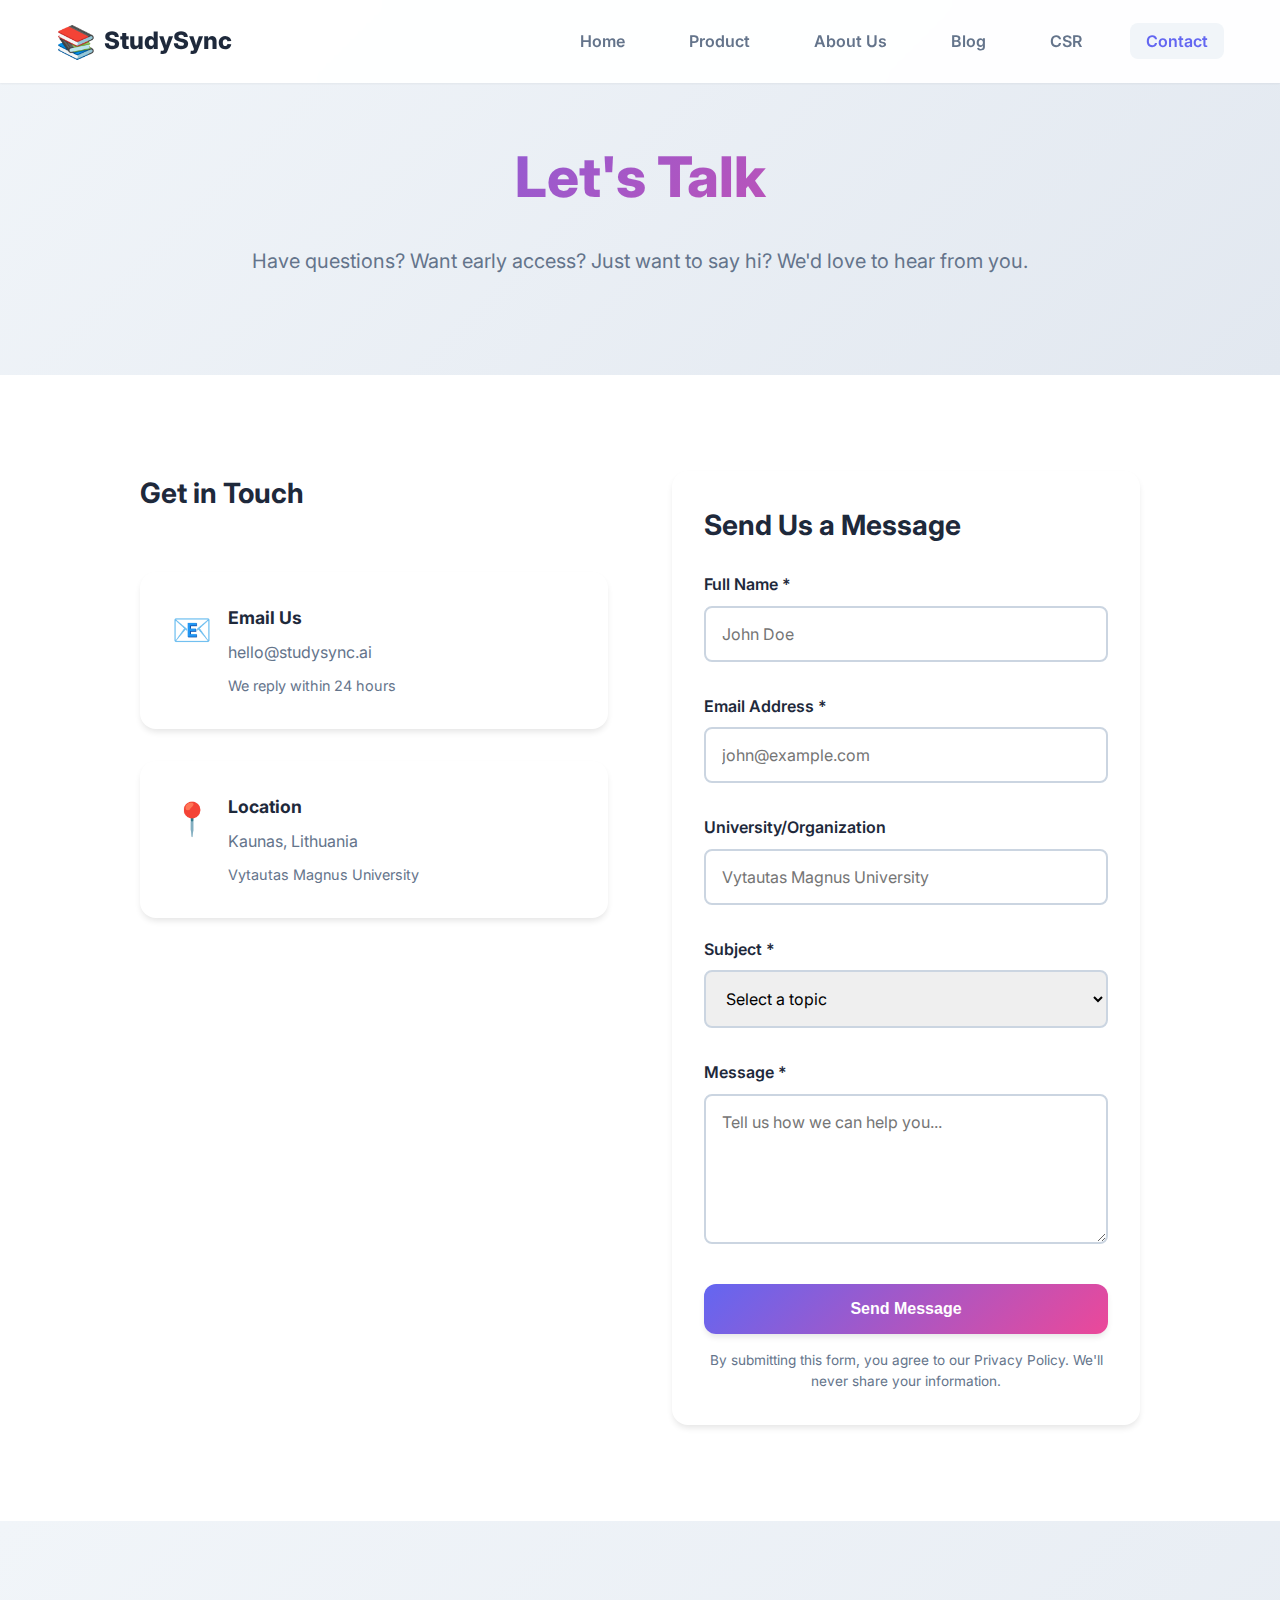
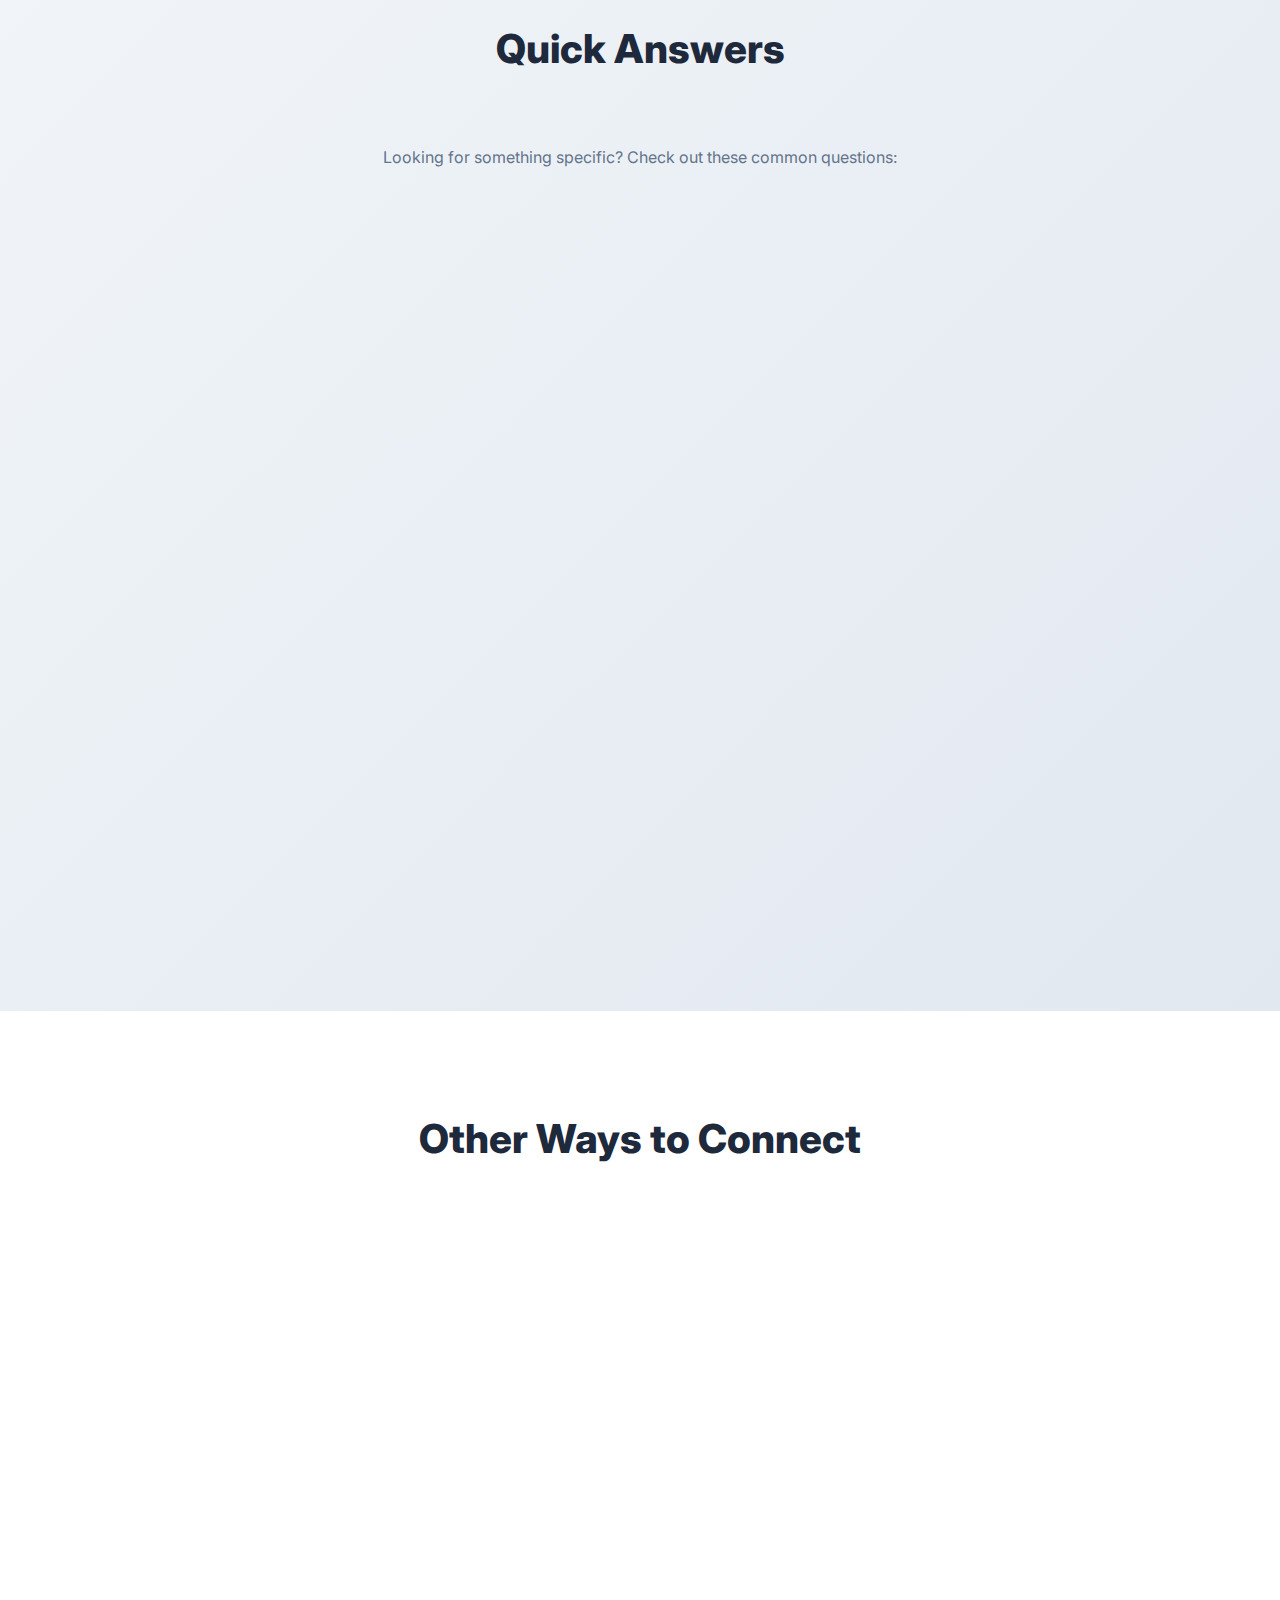
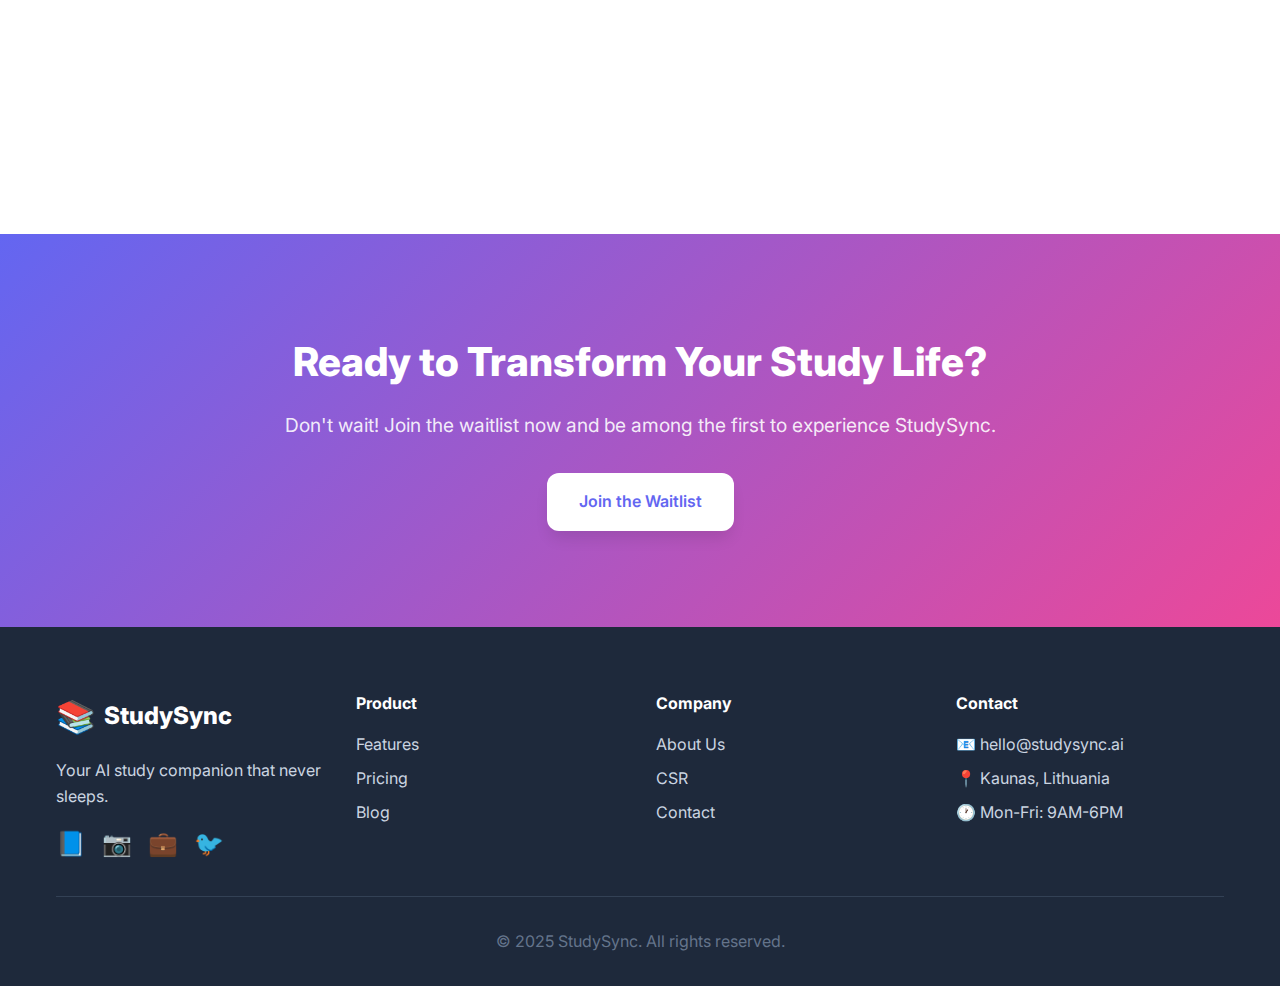
<file: contact.html>
<!DOCTYPE html>
<html lang="en">

<head>
    <meta charset="UTF-8">
    <meta name="viewport" content="width=device-width, initial-scale=1.0">
    <meta name="description"
        content="Get in touch with StudySync. Join our waitlist, ask questions, or reach out for partnerships. We're here to help students succeed.">
    <meta name="keywords" content="contact studysync, support, customer service, join waitlist, student help">
    <title>Contact Us - StudySync Support</title>
    <link rel="stylesheet" href="css/style.css">
    <link href="https://fonts.googleapis.com/css2?family=Inter:wght@300;400;600;700;800&display=swap" rel="stylesheet">
</head>

<body>
    <!-- Navigation -->
    <nav class="navbar">
        <div class="container">
            <div class="nav-wrapper">
                <a href="index.html" class="logo">
                    <span class="logo-icon">📚</span>
                    <span class="logo-text">StudySync</span>
                </a>
                <ul class="nav-menu" id="navMenu">
                    <li><a href="index.html">Home</a></li>
                    <li><a href="product.html">Product</a></li>
                    <li><a href="about.html">About Us</a></li>
                    <li><a href="blog.html">Blog</a></li>
                    <li><a href="csr.html">CSR</a></li>
                    <li><a href="contact.html" class="active">Contact</a></li>
                </ul>
                <button class="mobile-menu-toggle" id="mobileMenuToggle">
                    <span></span>
                    <span></span>
                    <span></span>
                </button>
            </div>
        </div>
    </nav>

    <!-- Contact Hero -->
    <section class="contact-hero">
        <div class="container">
            <h1 class="hero-title">Let's Talk</h1>
            <p class="hero-subtitle">Have questions? Want early access? Just want to say hi? We'd love to hear from you.
            </p>
        </div>
    </section>

    <!-- Contact Content -->
    <section>
        <div class="container">
            <div class="contact-container">
                <!-- Contact Info -->
                <div class="contact-info">
                    <h2 style="margin-bottom: 1.5rem; font-size: 1.75rem;">Get in Touch</h2>

                    <div class="info-card">
                        <div class="info-icon">📧</div>
                        <div class="info-content">
                            <h3>Email Us</h3>
                            <p>hello@studysync.ai</p>
                            <p style="font-size: 0.9rem; margin-top: 0.5rem;">We reply within 24 hours</p>
                        </div>
                    </div>

                    <div class="info-card">
                        <div class="info-icon">📍</div>
                        <div class="info-content">
                            <h3>Location</h3>
                            <p>Kaunas, Lithuania</p>
                            <p style="font-size: 0.9rem; margin-top: 0.5rem;">Vytautas Magnus University</p>
                        </div>
                    </div>

                    <div class="info-card">
                        <div class="info-icon">🕐</div>
                        <div class="info-content">
                            <h3>Working Hours</h3>
                            <p>Monday - Friday</p>
                            <p style="font-size: 0.9rem; margin-top: 0.5rem;">9:00 AM - 6:00 PM (EET)</p>
                        </div>
                    </div>

                    <div class="info-card">
                        <div class="info-icon">💬</div>
                        <div class="info-content">
                            <h3>Social Media</h3>
                            <p>Follow us for updates</p>
                            <div style="display: flex; gap: 0.5rem; margin-top: 0.5rem; font-size: 1.5rem;">
                                <a href="#" style="transition: transform 0.3s;">📘</a>
                                <a href="#" style="transition: transform 0.3s;">📷</a>
                                <a href="#" style="transition: transform 0.3s;">💼</a>
                                <a href="#" style="transition: transform 0.3s;">🐦</a>
                            </div>
                        </div>
                    </div>
                </div>

                <!-- Contact Form -->
                <div class="contact-form">
                    <h2 style="margin-bottom: 1.5rem; font-size: 1.75rem;">Send Us a Message</h2>
                    <form id="contactForm">
                        <div class="form-group">
                            <label for="name">Full Name *</label>
                            <input type="text" id="name" name="name" required placeholder="John Doe">
                        </div>

                        <div class="form-group">
                            <label for="email">Email Address *</label>
                            <input type="email" id="email" name="email" required placeholder="john@example.com">
                        </div>

                        <div class="form-group">
                            <label for="university">University/Organization</label>
                            <input type="text" id="university" name="university"
                                placeholder="Vytautas Magnus University">
                        </div>

                        <div class="form-group">
                            <label for="subject">Subject *</label>
                            <select id="subject" name="subject" required
                                style="width: 100%; padding: 1rem; border: 2px solid var(--gray-light); border-radius: 8px; font-family: var(--font-family); font-size: 1rem;">
                                <option value="">Select a topic</option>
                                <option value="waitlist">Join Waitlist / Early Access</option>
                                <option value="support">Technical Support</option>
                                <option value="partnership">Partnership / University Integration</option>
                                <option value="feedback">Feedback / Suggestions</option>
                                <option value="careers">Careers / Join the Team</option>
                                <option value="press">Press / Media Inquiry</option>
                                <option value="other">Other</option>
                            </select>
                        </div>

                        <div class="form-group">
                            <label for="message">Message *</label>
                            <textarea id="message" name="message" required
                                placeholder="Tell us how we can help you..."></textarea>
                        </div>

                        <button type="submit" class="btn btn-primary" style="width: 100%;">Send Message</button>

                        <p style="font-size: 0.85rem; color: var(--gray); margin-top: 1rem; text-align: center;">
                            By submitting this form, you agree to our Privacy Policy. We'll never share your
                            information.
                        </p>
                    </form>
                </div>
            </div>
        </div>
    </section>

    <!-- FAQ Section -->
    <section class="solution-section">
        <div class="container">
            <h2 class="section-title">Quick Answers</h2>
            <p style="text-align: center; color: var(--gray); margin-bottom: 3rem;">
                Looking for something specific? Check out these common questions:
            </p>

            <div class="features-grid">
                <div class="feature-card">
                    <div class="feature-icon">🚀</div>
                    <h3>How do I get early access?</h3>
                    <p>Fill out the contact form above with "Join Waitlist" as the subject. We'll send you an invite
                        within 48 hours!</p>
                </div>

                <div class="feature-card">
                    <div class="feature-icon">🎓</div>
                    <h3>University partnerships?</h3>
                    <p>We'd love to work with your university! Select "Partnership" in the form and tell us about your
                        institution.</p>
                </div>

                <div class="feature-card">
                    <div class="feature-icon">💼</div>
                    <h3>Want to join our team?</h3>
                    <p>We're growing! Send us your CV and tell us why you're passionate about education technology.</p>
                </div>

                <div class="feature-card">
                    <div class="feature-icon">🐛</div>
                    <h3>Found a bug?</h3>
                    <p>We take bugs seriously. Email us at hello@studysync.ai with details and we'll fix it ASAP.</p>
                </div>

                <div class="feature-card">
                    <div class="feature-icon">💡</div>
                    <h3>Have a feature idea?</h3>
                    <p>We love user feedback! Use the "Feedback" subject in the form. Many of our features come from
                        user suggestions.</p>
                </div>

                <div class="feature-card">
                    <div class="feature-icon">📰</div>
                    <h3>Press inquiries?</h3>
                    <p>Media and press requests: select "Press" in the subject and we'll get back to you within 24
                        hours.</p>
                </div>
            </div>
        </div>
    </section>

    <!-- Alternative Contact Methods -->
    <section class="problem-section">
        <div class="container">
            <h2 class="section-title">Other Ways to Connect</h2>
            <div style="max-width: 800px; margin: 0 auto;">
                <div class="feature-card" style="margin-bottom: 1rem;">
                    <h3>📱 Coming Soon: Live Chat</h3>
                    <p>We're adding live chat support directly in the app. Get instant answers while you study. Expected
                        launch: Q1 2025.</p>
                </div>

                <div class="feature-card" style="margin-bottom: 1rem;">
                    <h3>📚 Help Center</h3>
                    <p>Visit our Help Center (coming soon) for detailed guides, video tutorials, and troubleshooting
                        tips.</p>
                </div>

                <div class="feature-card">
                    <h3>👥 Community Forum</h3>
                    <p>Join our student community (launching Q1 2025) to share tips, ask questions, and connect with
                        other StudySync users.</p>
                </div>
            </div>
        </div>
    </section>

    <!-- CTA Section -->
    <section class="cta-section">
        <div class="container">
            <div class="cta-content">
                <h2>Ready to Transform Your Study Life?</h2>
                <p>Don't wait! Join the waitlist now and be among the first to experience StudySync.</p>
                <a href="#" class="btn btn-white"
                    onclick="document.getElementById('subject').value='waitlist'; document.getElementById('name').focus(); return false;">Join
                    the Waitlist</a>
            </div>
        </div>
    </section>

    <!-- Footer -->
    <footer class="footer">
        <div class="container">
            <div class="footer-content">
                <div class="footer-section">
                    <div class="footer-logo">
                        <span class="logo-icon">📚</span>
                        <span class="logo-text">StudySync</span>
                    </div>
                    <p>Your AI study companion that never sleeps.</p>
                    <div class="social-links">
                        <a href="#" aria-label="Facebook">📘</a>
                        <a href="#" aria-label="Instagram">📷</a>
                        <a href="#" aria-label="LinkedIn">💼</a>
                        <a href="#" aria-label="Twitter">🐦</a>
                    </div>
                </div>
                <div class="footer-section">
                    <h4>Product</h4>
                    <ul>
                        <li><a href="product.html">Features</a></li>
                        <li><a href="product.html#pricing">Pricing</a></li>
                        <li><a href="blog.html">Blog</a></li>
                    </ul>
                </div>
                <div class="footer-section">
                    <h4>Company</h4>
                    <ul>
                        <li><a href="about.html">About Us</a></li>
                        <li><a href="csr.html">CSR</a></li>
                        <li><a href="contact.html">Contact</a></li>
                    </ul>
                </div>
                <div class="footer-section">
                    <h4>Contact</h4>
                    <ul>
                        <li>📧 hello@studysync.ai</li>
                        <li>📍 Kaunas, Lithuania</li>
                        <li>🕐 Mon-Fri: 9AM-6PM</li>
                    </ul>
                </div>
            </div>
            <div class="footer-bottom">
                <p>&copy; 2025 StudySync. All rights reserved.</p>
            </div>
        </div>
    </footer>

    <script src="js/main.js"></script>
</body>

</html>
</file>
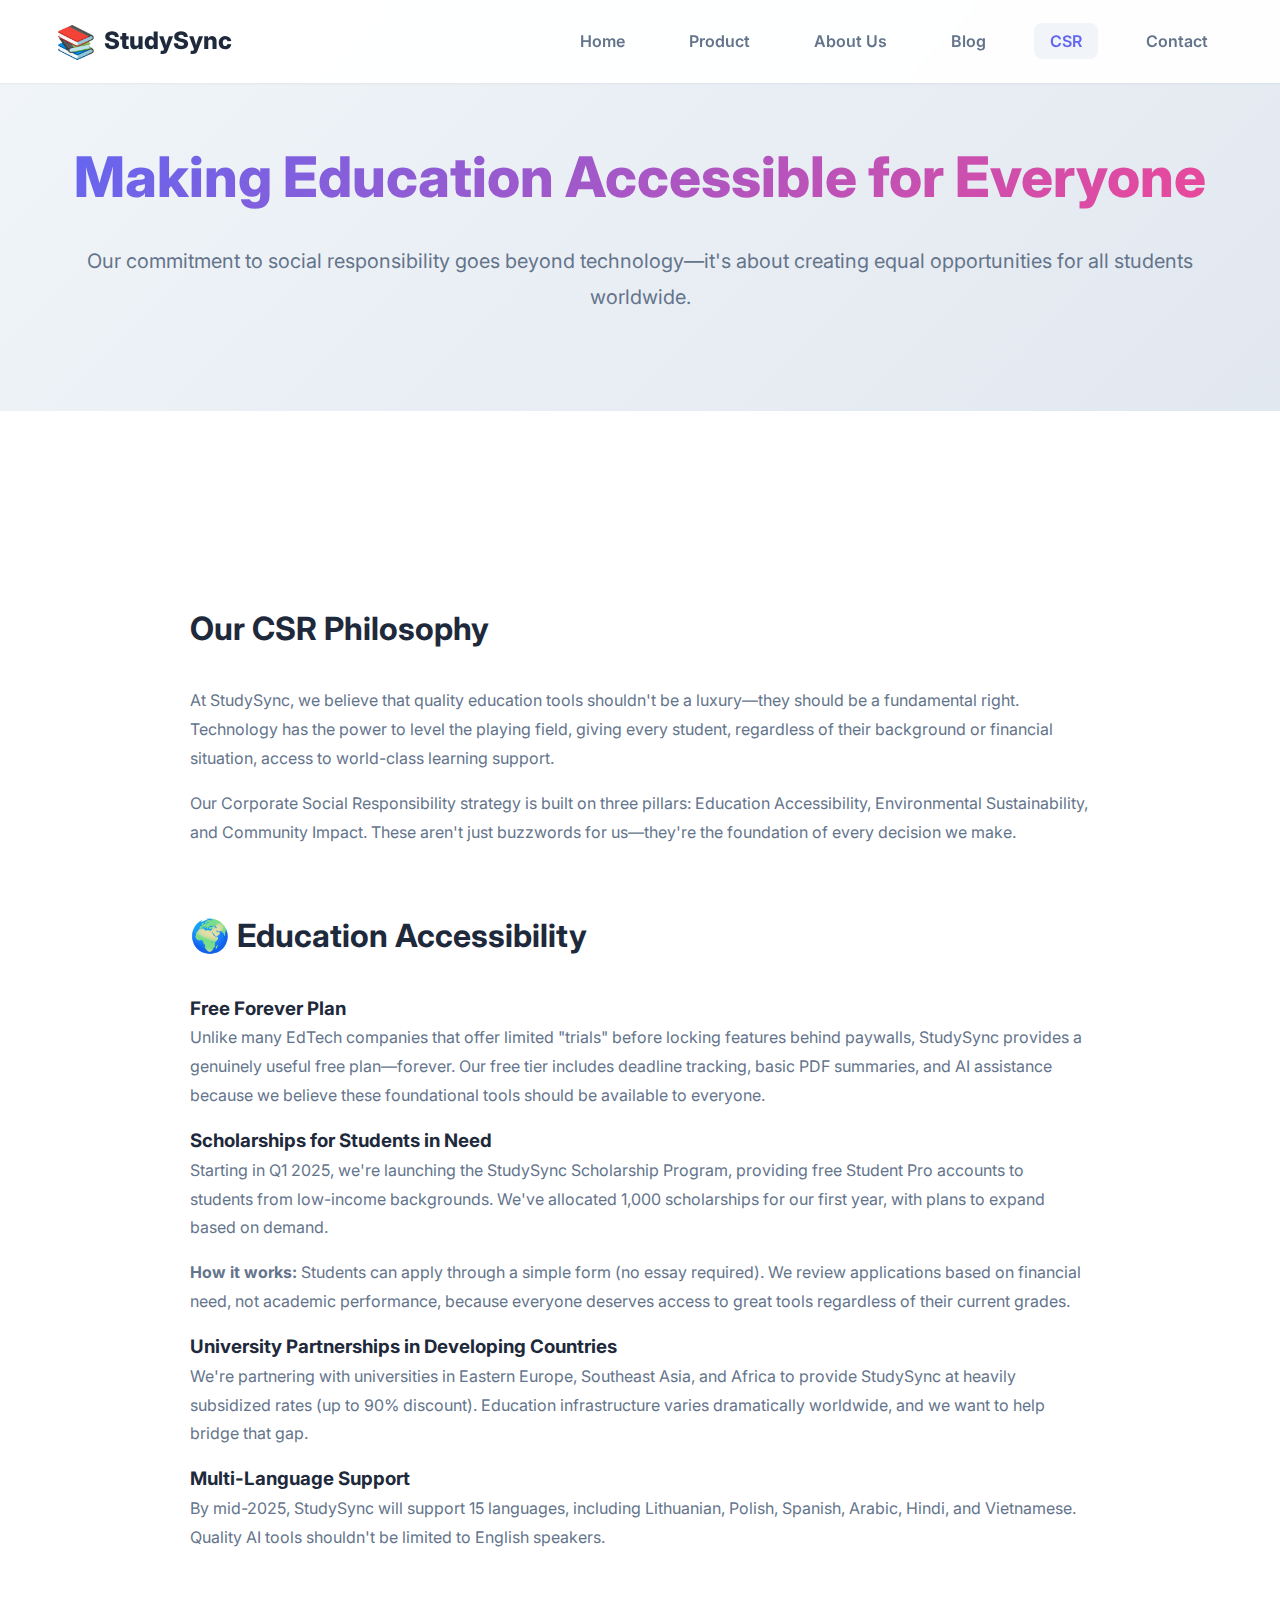
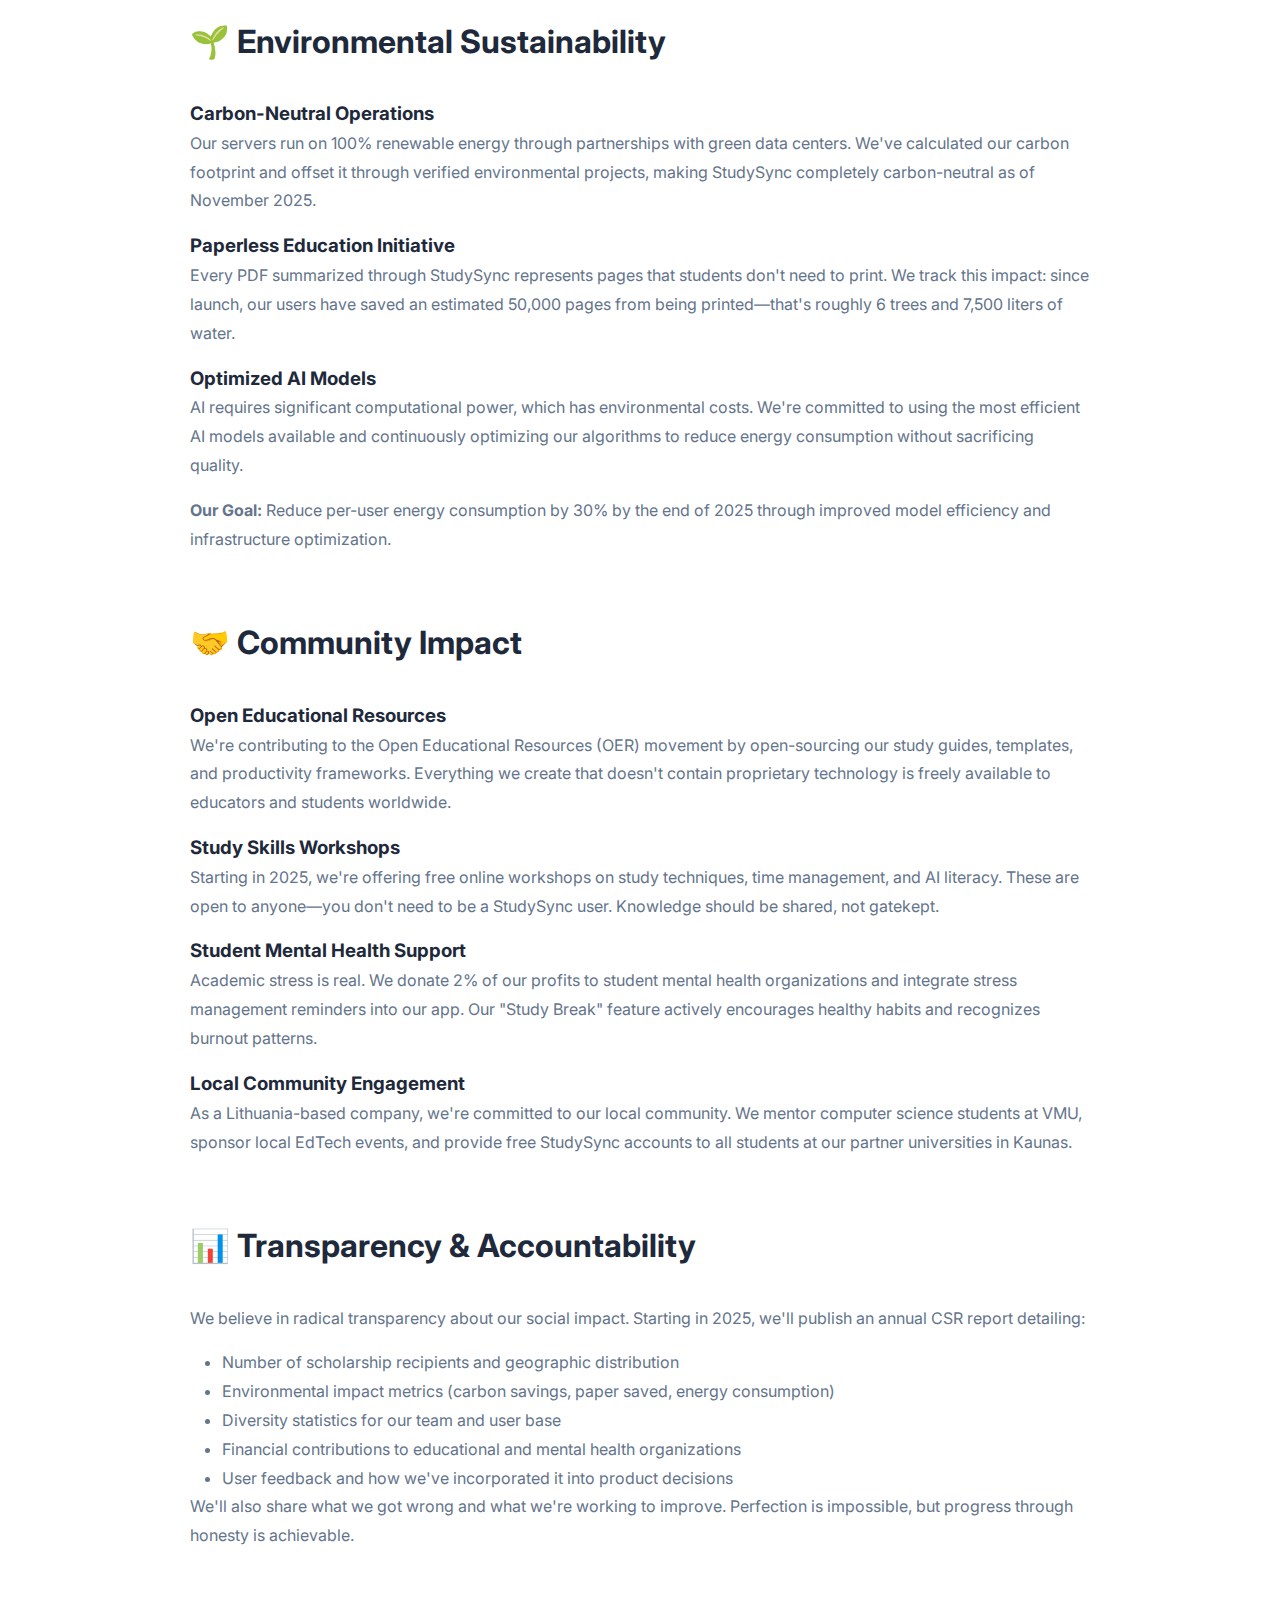
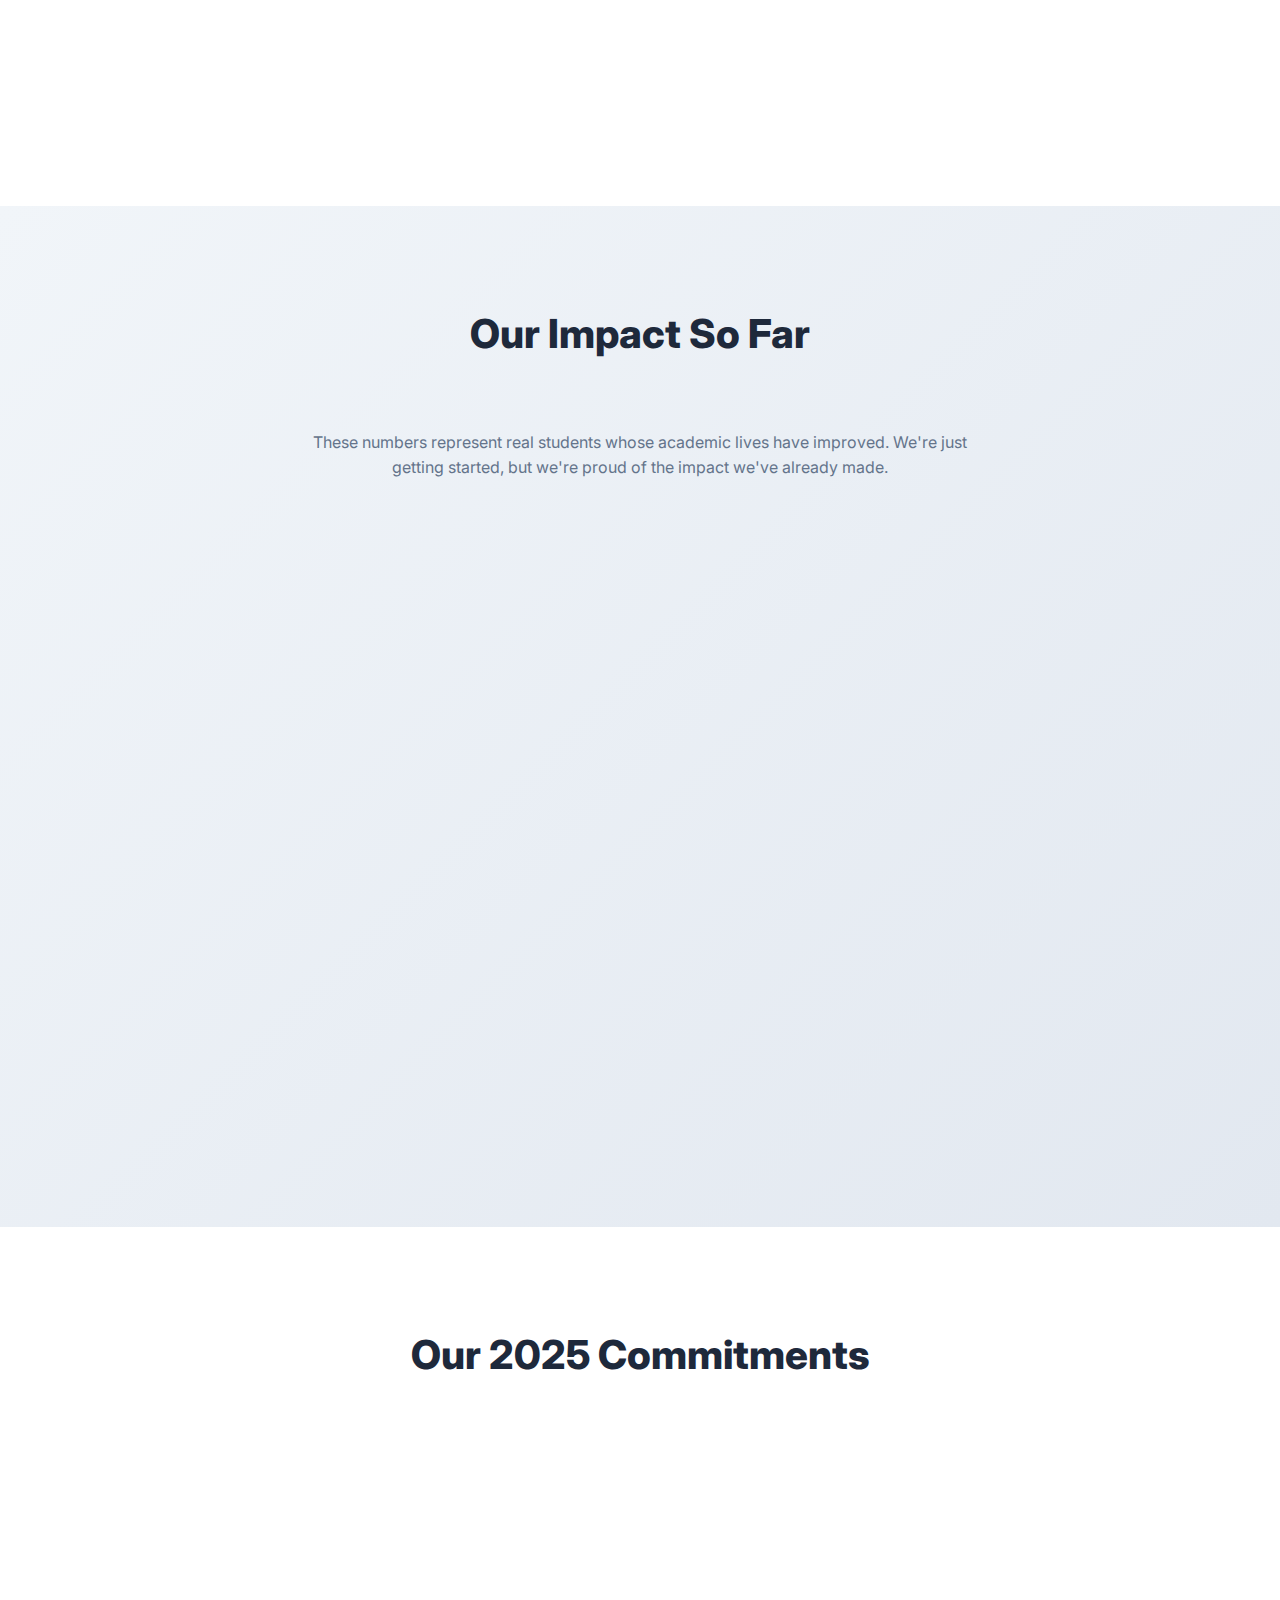
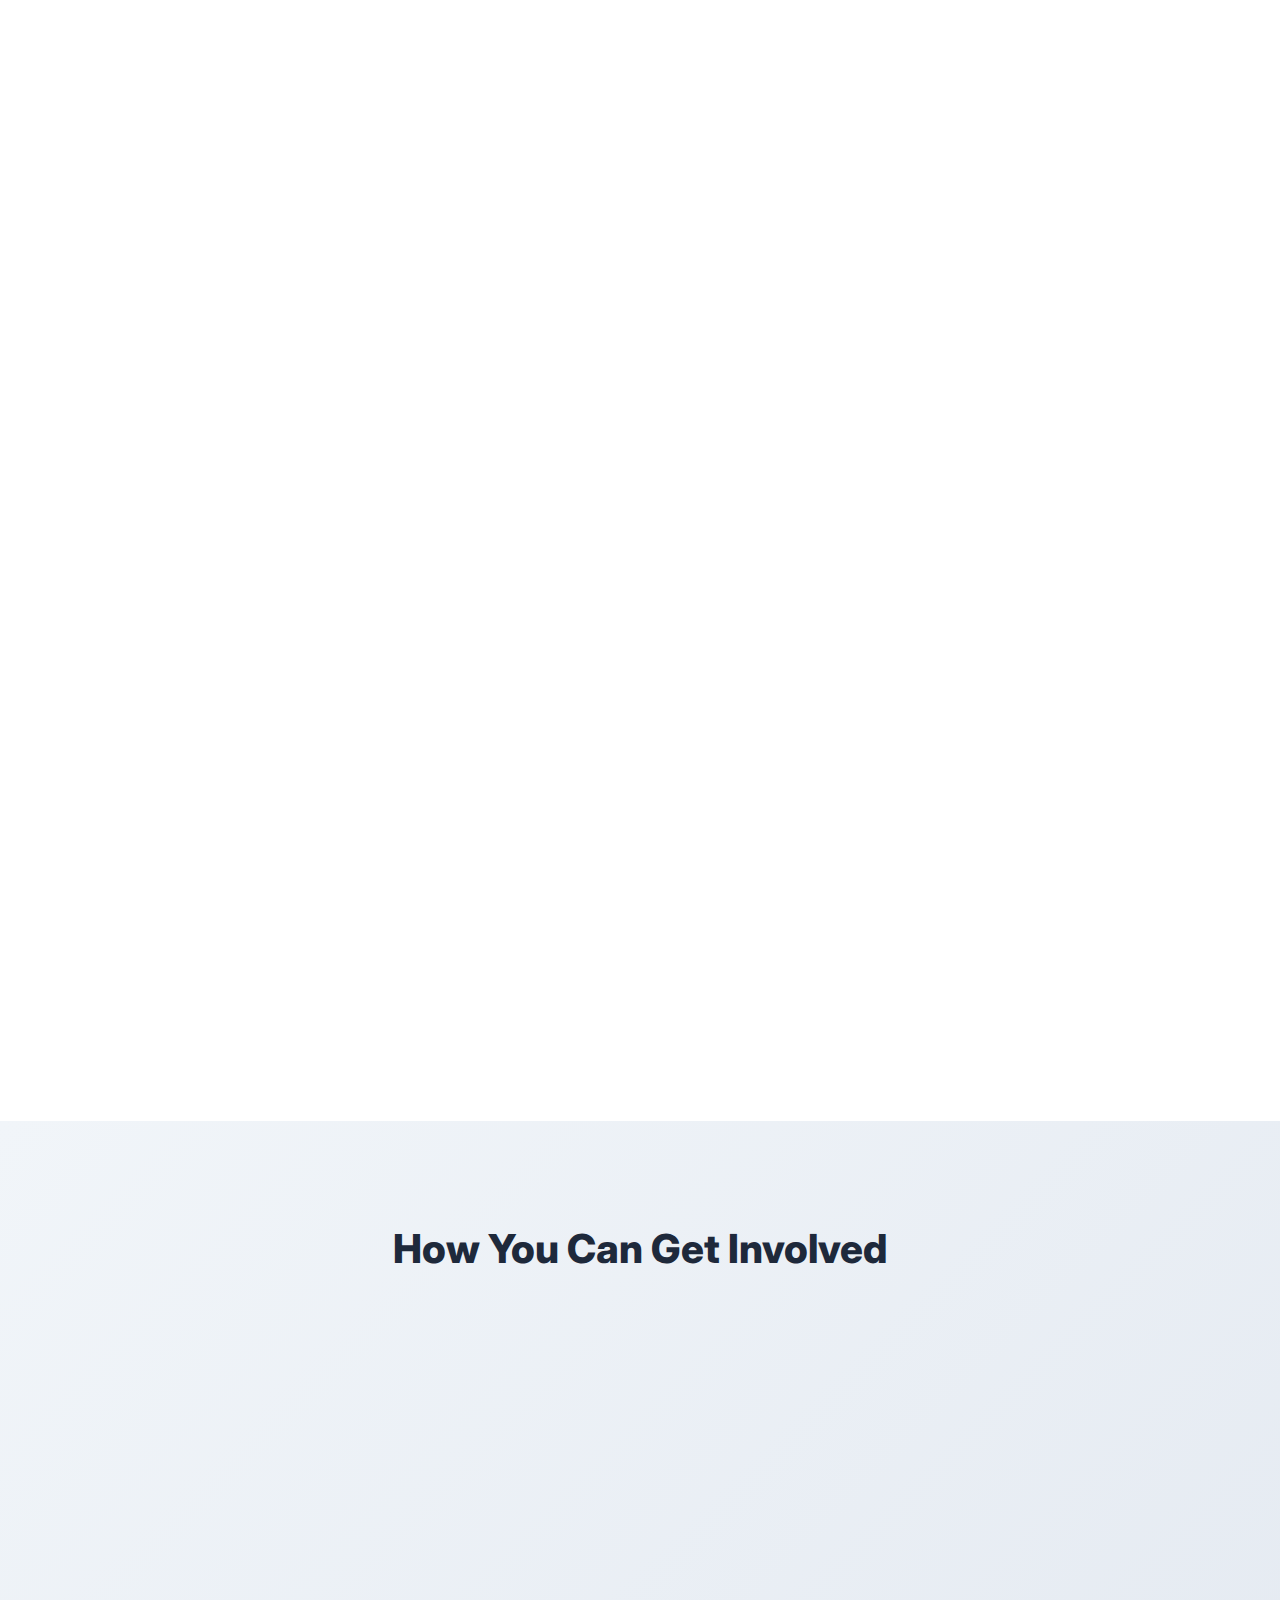
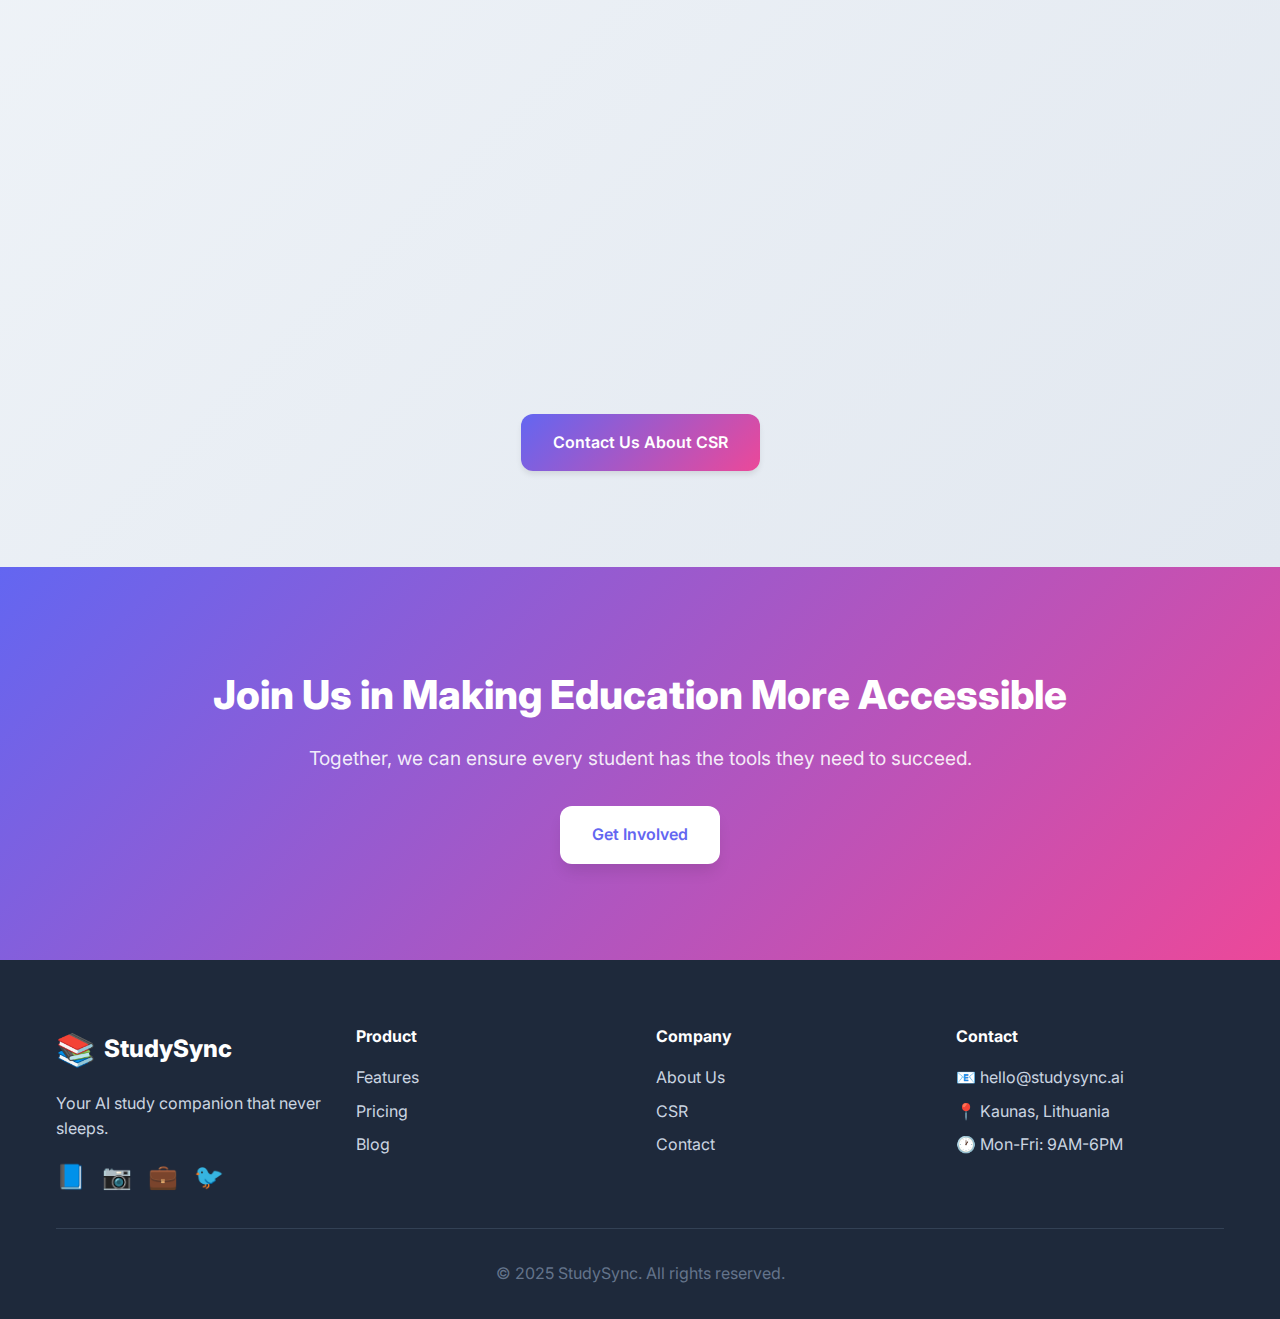
<file: csr.html>
<!DOCTYPE html>
<html lang="en">

<head>
    <meta charset="UTF-8">
    <meta name="viewport" content="width=device-width, initial-scale=1.0">
    <meta name="description"
        content="StudySync's commitment to social responsibility, education accessibility, sustainability, and giving back to communities worldwide.">
    <meta name="keywords"
        content="corporate social responsibility, education accessibility, sustainability, social impact, student support">
    <title>Corporate Social Responsibility - StudySync</title>
    <link rel="stylesheet" href="css/style.css">
    <link href="https://fonts.googleapis.com/css2?family=Inter:wght@300;400;600;700;800&display=swap" rel="stylesheet">
</head>

<body>
    <!-- Navigation -->
    <nav class="navbar">
        <div class="container">
            <div class="nav-wrapper">
                <a href="index.html" class="logo">
                    <span class="logo-icon">📚</span>
                    <span class="logo-text">StudySync</span>
                </a>
                <ul class="nav-menu" id="navMenu">
                    <li><a href="index.html">Home</a></li>
                    <li><a href="product.html">Product</a></li>
                    <li><a href="about.html">About Us</a></li>
                    <li><a href="blog.html">Blog</a></li>
                    <li><a href="csr.html" class="active">CSR</a></li>
                    <li><a href="contact.html">Contact</a></li>
                </ul>
                <button class="mobile-menu-toggle" id="mobileMenuToggle">
                    <span></span>
                    <span></span>
                    <span></span>
                </button>
            </div>
        </div>
    </nav>

    <!-- CSR Hero -->
    <section class="csr-hero">
        <div class="container">
            <h1 class="hero-title">Making Education Accessible for Everyone</h1>
            <p class="hero-subtitle">Our commitment to social responsibility goes beyond technology—it's about creating
                equal opportunities for all students worldwide.</p>
        </div>
    </section>

    <!-- CSR Content -->
    <section class="problem-section">
        <div class="container">
            <div class="csr-content">
                <div class="csr-section">
                    <h2>Our CSR Philosophy</h2>
                    <p>
                        At StudySync, we believe that quality education tools shouldn't be a luxury—they should be a
                        fundamental right. Technology has the power to level the playing field, giving every student,
                        regardless of their background or financial situation, access to world-class learning support.
                    </p>
                    <p>
                        Our Corporate Social Responsibility strategy is built on three pillars: Education Accessibility,
                        Environmental Sustainability, and Community Impact. These aren't just buzzwords for us—they're
                        the foundation of every decision we make.
                    </p>
                </div>

                <div class="csr-section">
                    <h2>🌍 Education Accessibility</h2>

                    <h3>Free Forever Plan</h3>
                    <p>
                        Unlike many EdTech companies that offer limited "trials" before locking features behind
                        paywalls, StudySync provides a genuinely useful free plan—forever. Our free tier includes
                        deadline tracking, basic PDF summaries, and AI assistance because we believe these foundational
                        tools should be available to everyone.
                    </p>

                    <h3>Scholarships for Students in Need</h3>
                    <p>
                        Starting in Q1 2025, we're launching the StudySync Scholarship Program, providing free Student
                        Pro accounts to students from low-income backgrounds. We've allocated 1,000 scholarships for our
                        first year, with plans to expand based on demand.
                    </p>
                    <p>
                        <strong>How it works:</strong> Students can apply through a simple form (no essay required). We
                        review applications based on financial need, not academic performance, because everyone deserves
                        access to great tools regardless of their current grades.
                    </p>

                    <h3>University Partnerships in Developing Countries</h3>
                    <p>
                        We're partnering with universities in Eastern Europe, Southeast Asia, and Africa to provide
                        StudySync at heavily subsidized rates (up to 90% discount). Education infrastructure varies
                        dramatically worldwide, and we want to help bridge that gap.
                    </p>

                    <h3>Multi-Language Support</h3>
                    <p>
                        By mid-2025, StudySync will support 15 languages, including Lithuanian, Polish, Spanish, Arabic,
                        Hindi, and Vietnamese. Quality AI tools shouldn't be limited to English speakers.
                    </p>
                </div>

                <div class="csr-section">
                    <h2>🌱 Environmental Sustainability</h2>

                    <h3>Carbon-Neutral Operations</h3>
                    <p>
                        Our servers run on 100% renewable energy through partnerships with green data centers. We've
                        calculated our carbon footprint and offset it through verified environmental projects, making
                        StudySync completely carbon-neutral as of November 2025.
                    </p>

                    <h3>Paperless Education Initiative</h3>
                    <p>
                        Every PDF summarized through StudySync represents pages that students don't need to print. We
                        track this impact: since launch, our users have saved an estimated 50,000 pages from being
                        printed—that's roughly 6 trees and 7,500 liters of water.
                    </p>

                    <h3>Optimized AI Models</h3>
                    <p>
                        AI requires significant computational power, which has environmental costs. We're committed to
                        using the most efficient AI models available and continuously optimizing our algorithms to
                        reduce energy consumption without sacrificing quality.
                    </p>
                    <p>
                        <strong>Our Goal:</strong> Reduce per-user energy consumption by 30% by the end of 2025 through
                        improved model efficiency and infrastructure optimization.
                    </p>
                </div>

                <div class="csr-section">
                    <h2>🤝 Community Impact</h2>

                    <h3>Open Educational Resources</h3>
                    <p>
                        We're contributing to the Open Educational Resources (OER) movement by open-sourcing our study
                        guides, templates, and productivity frameworks. Everything we create that doesn't contain
                        proprietary technology is freely available to educators and students worldwide.
                    </p>

                    <h3>Study Skills Workshops</h3>
                    <p>
                        Starting in 2025, we're offering free online workshops on study techniques, time management, and
                        AI literacy. These are open to anyone—you don't need to be a StudySync user. Knowledge should be
                        shared, not gatekept.
                    </p>

                    <h3>Student Mental Health Support</h3>
                    <p>
                        Academic stress is real. We donate 2% of our profits to student mental health organizations and
                        integrate stress management reminders into our app. Our "Study Break" feature actively
                        encourages healthy habits and recognizes burnout patterns.
                    </p>

                    <h3>Local Community Engagement</h3>
                    <p>
                        As a Lithuania-based company, we're committed to our local community. We mentor computer science
                        students at VMU, sponsor local EdTech events, and provide free StudySync accounts to all
                        students at our partner universities in Kaunas.
                    </p>
                </div>

                <div class="csr-section">
                    <h2>📊 Transparency & Accountability</h2>
                    <p>
                        We believe in radical transparency about our social impact. Starting in 2025, we'll publish an
                        annual CSR report detailing:
                    </p>
                    <ul style="margin-left: 2rem; color: var(--gray); line-height: 1.8;">
                        <li>Number of scholarship recipients and geographic distribution</li>
                        <li>Environmental impact metrics (carbon savings, paper saved, energy consumption)</li>
                        <li>Diversity statistics for our team and user base</li>
                        <li>Financial contributions to educational and mental health organizations</li>
                        <li>User feedback and how we've incorporated it into product decisions</li>
                    </ul>
                    <p>
                        We'll also share what we got wrong and what we're working to improve. Perfection is impossible,
                        but progress through honesty is achievable.
                    </p>
                </div>
            </div>
        </div>
    </section>

    <!-- Impact Metrics -->
    <section class="solution-section">
        <div class="container">
            <h2 class="section-title">Our Impact So Far</h2>
            <p
                style="text-align: center; color: var(--gray); margin-bottom: 3rem; max-width: 700px; margin-left: auto; margin-right: auto;">
                These numbers represent real students whose academic lives have improved. We're just getting started,
                but we're proud of the impact we've already made.
            </p>

            <div class="impact-grid">
                <div class="impact-card">
                    <div class="impact-icon">🎓</div>
                    <h3>500+ Students</h3>
                    <p>Active users benefiting from AI-powered study tools</p>
                </div>

                <div class="impact-card">
                    <div class="impact-icon">🌳</div>
                    <h3>6 Trees Saved</h3>
                    <p>Through reduced printing via digital summaries</p>
                </div>

                <div class="impact-card">
                    <div class="impact-icon">⏰</div>
                    <h3>10,000+ Hours</h3>
                    <p>Saved on organizational tasks and busywork</p>
                </div>

                <div class="impact-card">
                    <div class="impact-icon">💚</div>
                    <h3>100% Carbon Neutral</h3>
                    <p>All operations powered by renewable energy</p>
                </div>

                <div class="impact-card">
                    <div class="impact-icon">🌍</div>
                    <h3>12 Countries</h3>
                    <p>Users from diverse backgrounds worldwide</p>
                </div>

                <div class="impact-card">
                    <div class="impact-icon">📚</div>
                    <h3>50,000 Pages</h3>
                    <p>Summarized, reducing reading time by 80%</p>
                </div>
            </div>
        </div>
    </section>

    <!-- Future Commitments -->
    <section class="problem-section">
        <div class="container">
            <h2 class="section-title">Our 2025 Commitments</h2>
            <div class="csr-content">
                <div style="display: grid; gap: 1.5rem;">
                    <div class="feature-card">
                        <h3>🎯 Goal 1: 1,000 Scholarships</h3>
                        <p>Provide free Student Pro accounts to 1,000 students from underrepresented or low-income
                            backgrounds by December 2025.</p>
                    </div>

                    <div class="feature-card">
                        <h3>🌱 Goal 2: 30% Energy Reduction</h3>
                        <p>Optimize our AI infrastructure to reduce per-user energy consumption by 30% while maintaining
                            service quality.</p>
                    </div>

                    <div class="feature-card">
                        <h3>🌍 Goal 3: 15 Languages</h3>
                        <p>Expand language support to make StudySync accessible to non-English speakers across the
                            globe.</p>
                    </div>

                    <div class="feature-card">
                        <h3>🤝 Goal 4: 50 University Partners</h3>
                        <p>Partner with 50 universities worldwide, prioritizing institutions in developing countries.
                        </p>
                    </div>

                    <div class="feature-card">
                        <h3>💚 Goal 5: Mental Health Initiative</h3>
                        <p>Donate €10,000 to student mental health organizations and launch in-app wellness features.
                        </p>
                    </div>

                    <div class="feature-card">
                        <h3>📖 Goal 6: Open Resources</h3>
                        <p>Publish 100 free study guides, templates, and educational resources under Creative Commons
                            licenses.</p>
                    </div>
                </div>
            </div>
        </div>
    </section>

    <!-- Get Involved -->
    <section class="solution-section">
        <div class="container">
            <h2 class="section-title">How You Can Get Involved</h2>
            <div class="features-grid">
                <div class="feature-card">
                    <div class="feature-icon">🎓</div>
                    <h3>Nominate a Student</h3>
                    <p>Know a student who could benefit from StudySync but can't afford it? Nominate them for our
                        scholarship program.</p>
                </div>

                <div class="feature-card">
                    <div class="feature-icon">🏫</div>
                    <h3>Partner With Us</h3>
                    <p>Are you a university administrator? Let's discuss how we can bring StudySync to your students at
                        a subsidized rate.</p>
                </div>

                <div class="feature-card">
                    <div class="feature-icon">💡</div>
                    <h3>Share Your Feedback</h3>
                    <p>Help us improve by sharing your ideas and experiences. User input directly shapes our CSR
                        initiatives.</p>
                </div>

                <div class="feature-card">
                    <div class="feature-icon">📢</div>
                    <h3>Spread the Word</h3>
                    <p>Help us reach students who need these tools. Share StudySync with your classmates and
                        communities.</p>
                </div>
            </div>

            <div style="text-align: center; margin-top: 3rem;">
                <a href="contact.html" class="btn btn-primary">Contact Us About CSR</a>
            </div>
        </div>
    </section>

    <!-- CTA Section -->
    <section class="cta-section">
        <div class="container">
            <div class="cta-content">
                <h2>Join Us in Making Education More Accessible</h2>
                <p>Together, we can ensure every student has the tools they need to succeed.</p>
                <a href="contact.html" class="btn btn-white">Get Involved</a>
            </div>
        </div>
    </section>

    <!-- Footer -->
    <footer class="footer">
        <div class="container">
            <div class="footer-content">
                <div class="footer-section">
                    <div class="footer-logo">
                        <span class="logo-icon">📚</span>
                        <span class="logo-text">StudySync</span>
                    </div>
                    <p>Your AI study companion that never sleeps.</p>
                    <div class="social-links">
                        <a href="#" aria-label="Facebook">📘</a>
                        <a href="#" aria-label="Instagram">📷</a>
                        <a href="#" aria-label="LinkedIn">💼</a>
                        <a href="#" aria-label="Twitter">🐦</a>
                    </div>
                </div>
                <div class="footer-section">
                    <h4>Product</h4>
                    <ul>
                        <li><a href="product.html">Features</a></li>
                        <li><a href="product.html#pricing">Pricing</a></li>
                        <li><a href="blog.html">Blog</a></li>
                    </ul>
                </div>
                <div class="footer-section">
                    <h4>Company</h4>
                    <ul>
                        <li><a href="about.html">About Us</a></li>
                        <li><a href="csr.html">CSR</a></li>
                        <li><a href="contact.html">Contact</a></li>
                    </ul>
                </div>
                <div class="footer-section">
                    <h4>Contact</h4>
                    <ul>
                        <li>📧 hello@studysync.ai</li>
                        <li>📍 Kaunas, Lithuania</li>
                        <li>🕐 Mon-Fri: 9AM-6PM</li>
                    </ul>
                </div>
            </div>
            <div class="footer-bottom">
                <p>&copy; 2025 StudySync. All rights reserved.</p>
            </div>
        </div>
    </footer>

    <script src="js/main.js"></script>
</body>

</html>
</file>
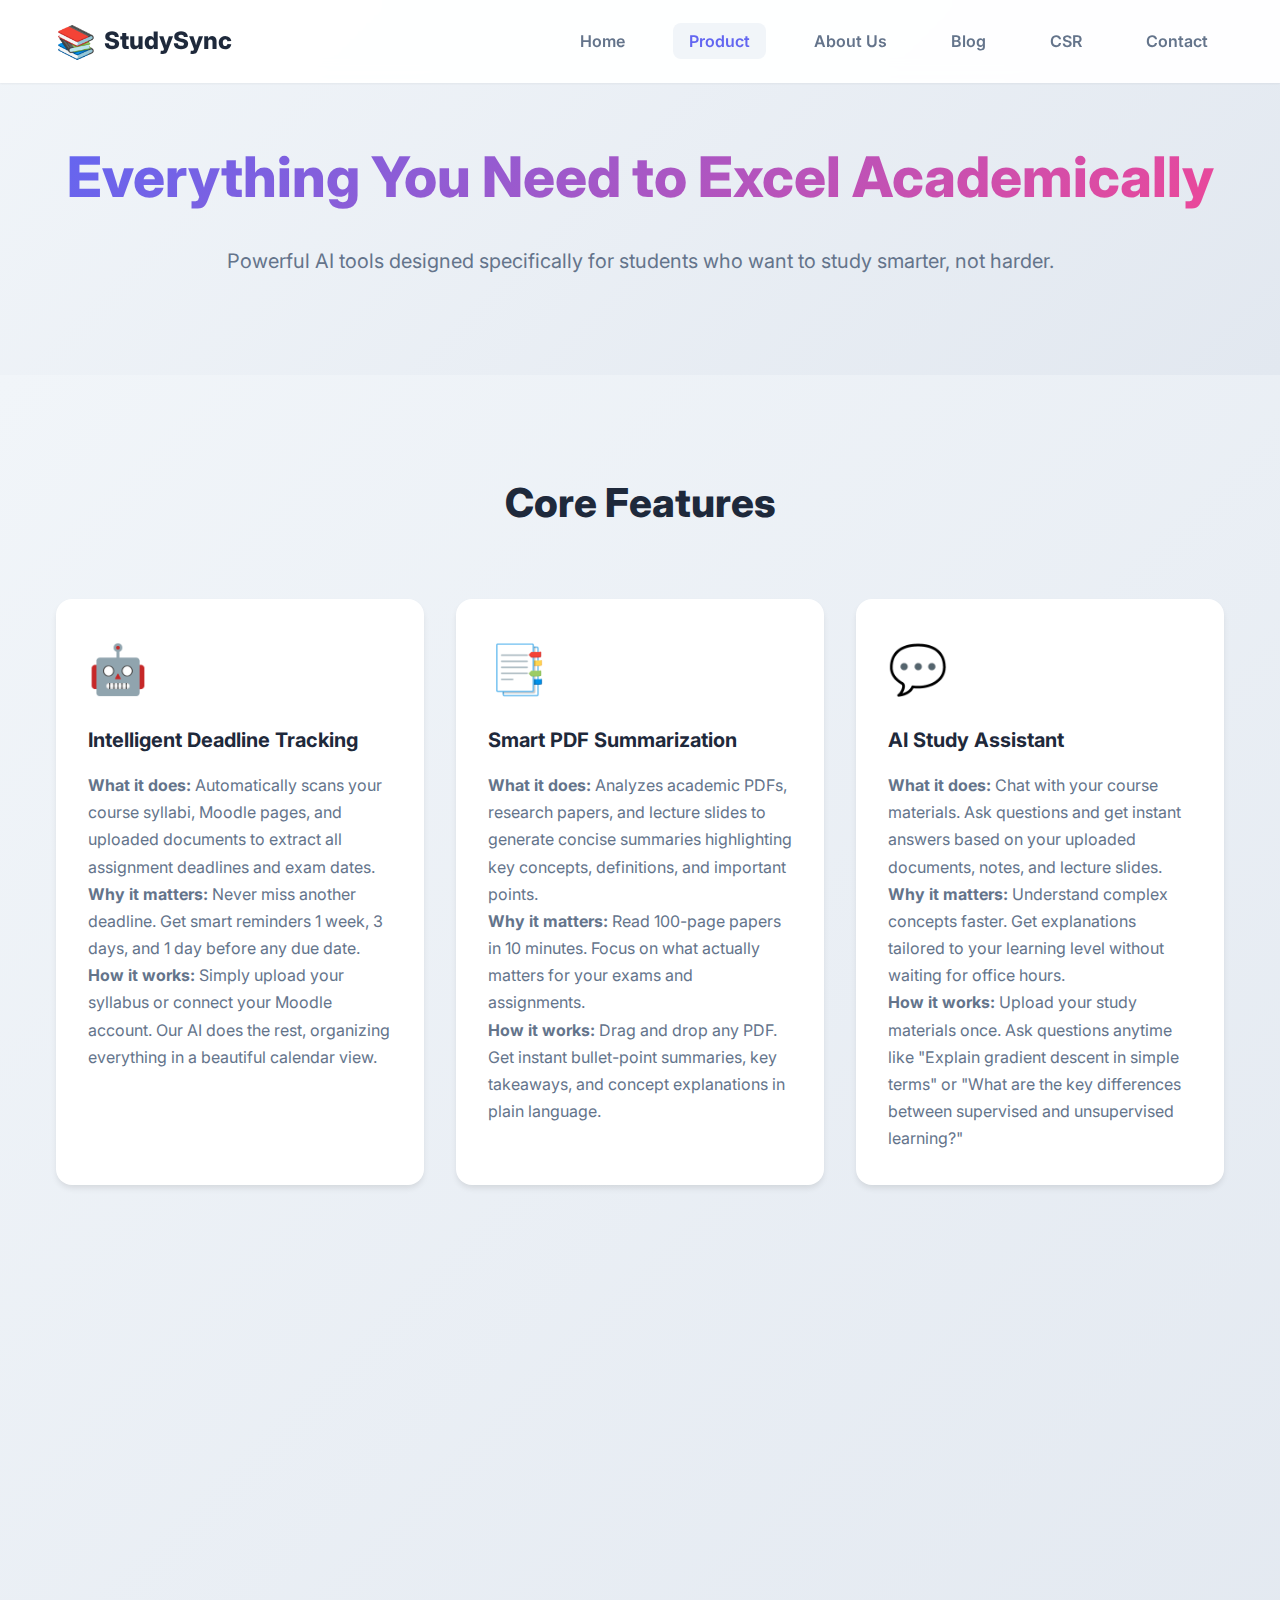
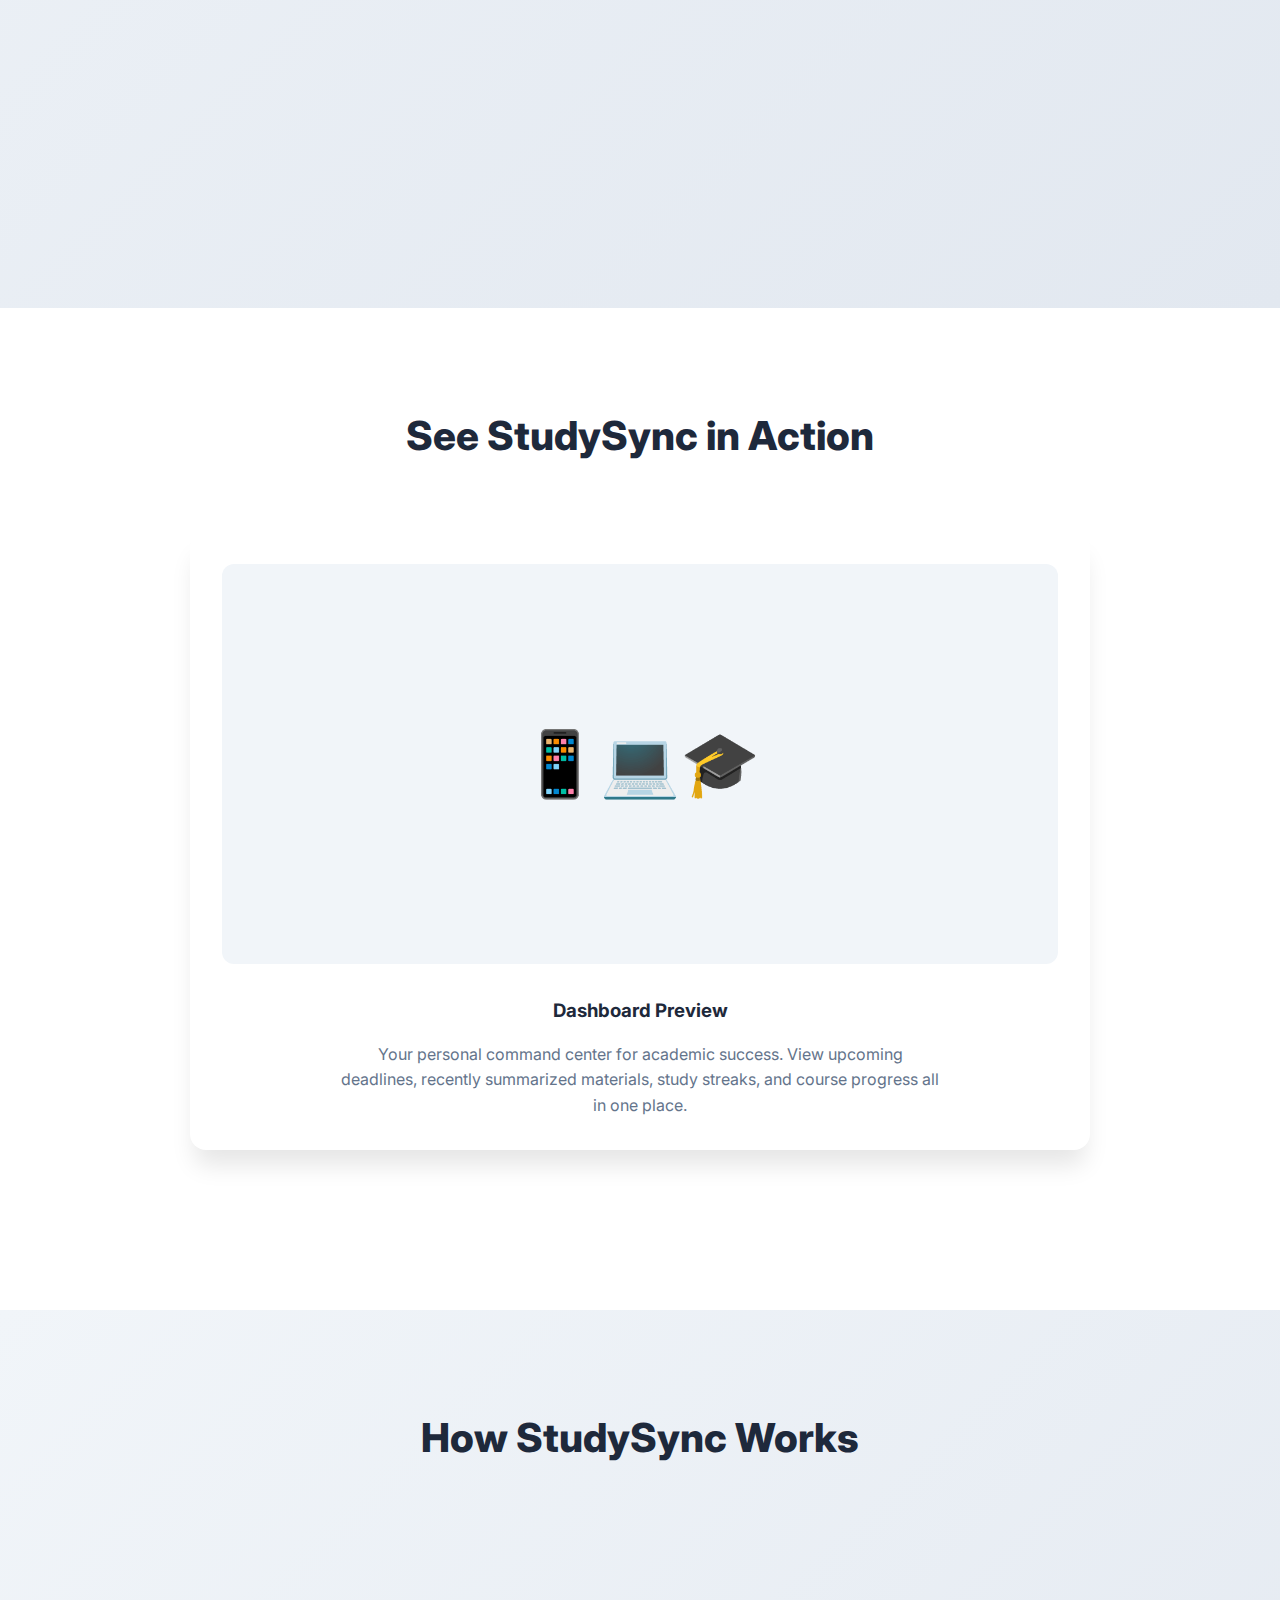
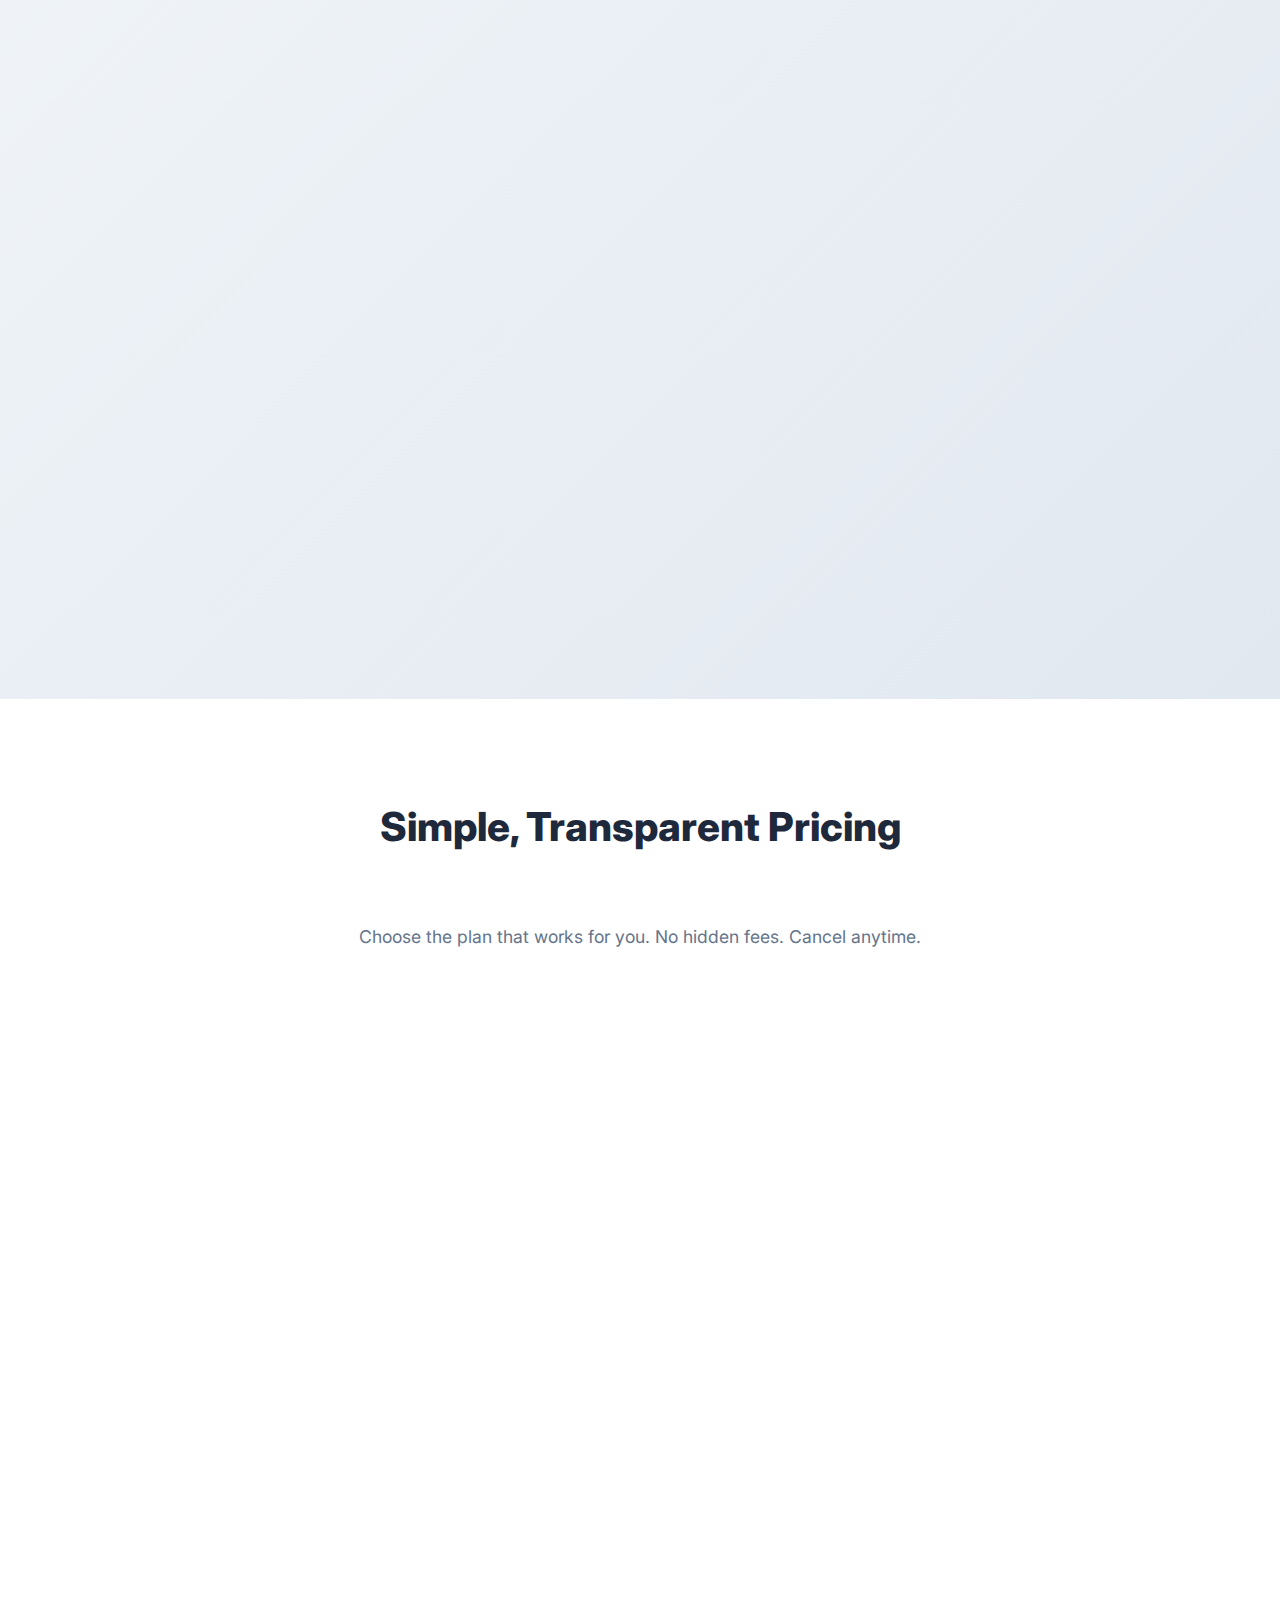
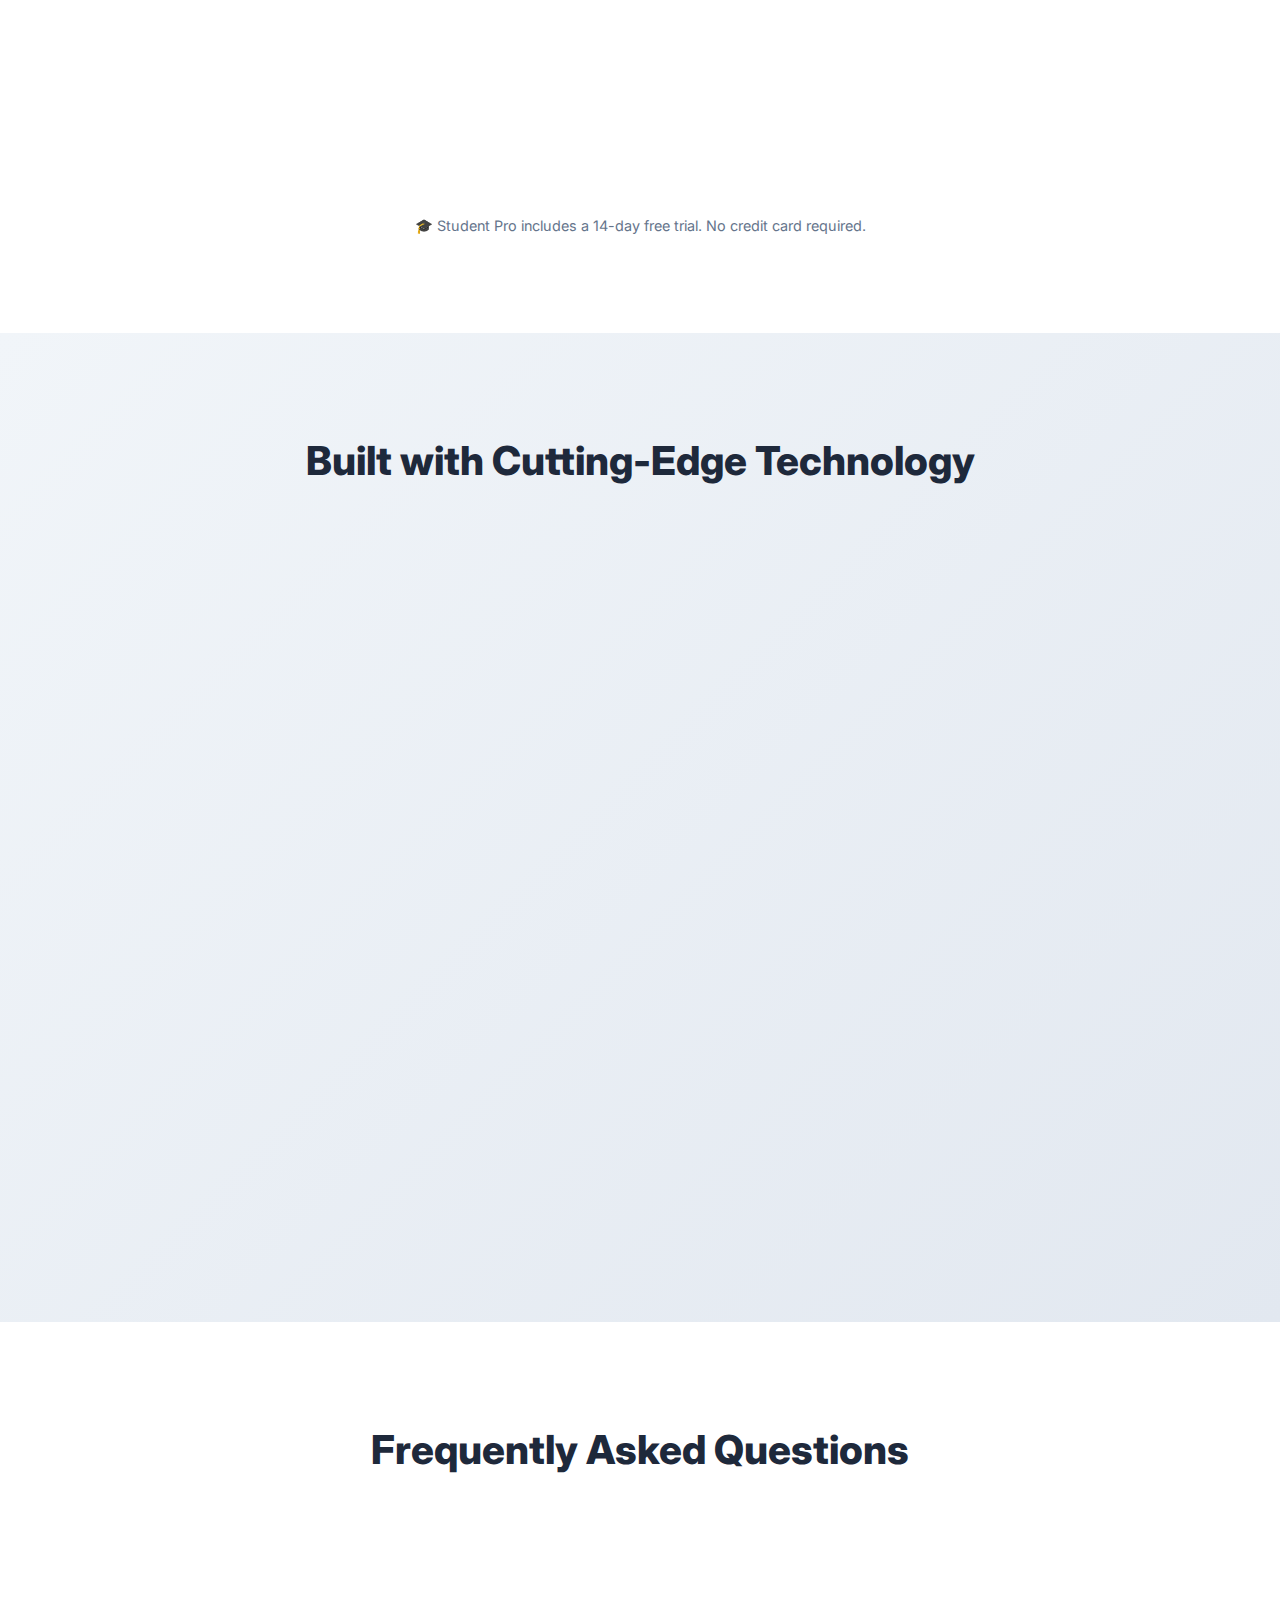
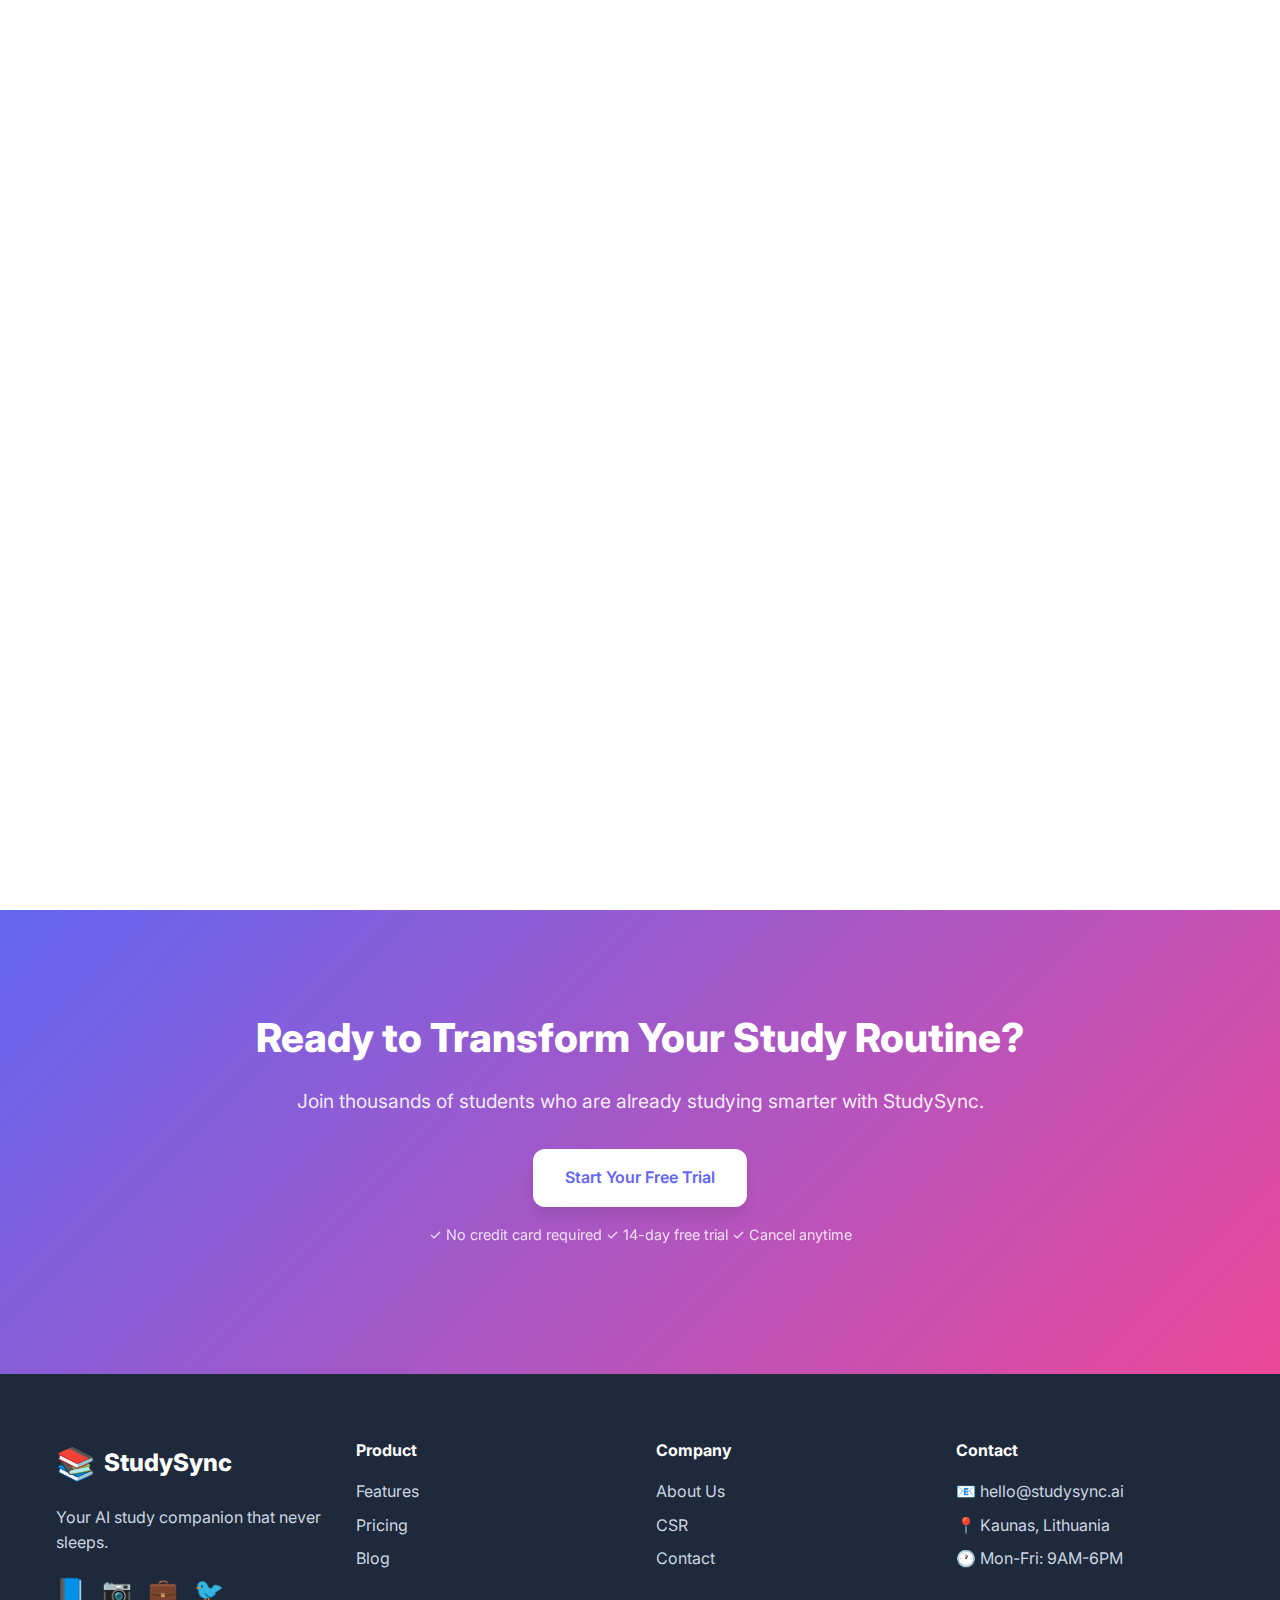
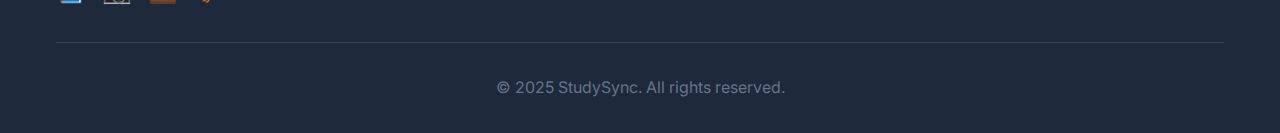
<file: product.html>
<!DOCTYPE html>
<html lang="en">

<head>
    <meta charset="UTF-8">
    <meta name="viewport" content="width=device-width, initial-scale=1.0">
    <meta name="description"
        content="Discover StudySync's powerful features: AI deadline tracking, PDF summarization, smart Q&A, and unified study dashboard. Transform your academic life today.">
    <meta name="keywords"
        content="study features, AI study tools, deadline tracker, PDF summarizer, study dashboard, student productivity">
    <title>Product - StudySync Features & Pricing</title>
    <link rel="stylesheet" href="css/style.css">
    <link href="https://fonts.googleapis.com/css2?family=Inter:wght@300;400;600;700;800&display=swap" rel="stylesheet">
</head>

<body>
    <!-- Navigation -->
    <nav class="navbar">
        <div class="container">
            <div class="nav-wrapper">
                <a href="index.html" class="logo">
                    <span class="logo-icon">📚</span>
                    <span class="logo-text">StudySync</span>
                </a>
                <ul class="nav-menu" id="navMenu">
                    <li><a href="index.html">Home</a></li>
                    <li><a href="product.html" class="active">Product</a></li>
                    <li><a href="about.html">About Us</a></li>
                    <li><a href="blog.html">Blog</a></li>
                    <li><a href="csr.html">CSR</a></li>
                    <li><a href="contact.html">Contact</a></li>
                </ul>
                <button class="mobile-menu-toggle" id="mobileMenuToggle">
                    <span></span>
                    <span></span>
                    <span></span>
                </button>
            </div>
        </div>
    </nav>

    <!-- Product Hero -->
    <section class="product-hero">
        <div class="container">
            <h1 class="hero-title">Everything You Need to Excel Academically</h1>
            <p class="hero-subtitle">Powerful AI tools designed specifically for students who want to study smarter, not
                harder.</p>
        </div>
    </section>

    <!-- Features Deep Dive -->
    <section class="solution-section">
        <div class="container">
            <h2 class="section-title">Core Features</h2>

            <div class="features-grid">
                <div class="feature-card">
                    <div class="feature-icon">🤖</div>
                    <h3>Intelligent Deadline Tracking</h3>
                    <p><strong>What it does:</strong> Automatically scans your course syllabi, Moodle pages, and
                        uploaded documents to extract all assignment deadlines and exam dates.</p>
                    <p><strong>Why it matters:</strong> Never miss another deadline. Get smart reminders 1 week, 3 days,
                        and 1 day before any due date.</p>
                    <p><strong>How it works:</strong> Simply upload your syllabus or connect your Moodle account. Our AI
                        does the rest, organizing everything in a beautiful calendar view.</p>
                </div>

                <div class="feature-card">
                    <div class="feature-icon">📑</div>
                    <h3>Smart PDF Summarization</h3>
                    <p><strong>What it does:</strong> Analyzes academic PDFs, research papers, and lecture slides to
                        generate concise summaries highlighting key concepts, definitions, and important points.</p>
                    <p><strong>Why it matters:</strong> Read 100-page papers in 10 minutes. Focus on what actually
                        matters for your exams and assignments.</p>
                    <p><strong>How it works:</strong> Drag and drop any PDF. Get instant bullet-point summaries, key
                        takeaways, and concept explanations in plain language.</p>
                </div>

                <div class="feature-card">
                    <div class="feature-icon">💬</div>
                    <h3>AI Study Assistant</h3>
                    <p><strong>What it does:</strong> Chat with your course materials. Ask questions and get instant
                        answers based on your uploaded documents, notes, and lecture slides.</p>
                    <p><strong>Why it matters:</strong> Understand complex concepts faster. Get explanations tailored to
                        your learning level without waiting for office hours.</p>
                    <p><strong>How it works:</strong> Upload your study materials once. Ask questions anytime like
                        "Explain gradient descent in simple terms" or "What are the key differences between supervised
                        and unsupervised learning?"</p>
                </div>

                <div class="feature-card">
                    <div class="feature-icon">📊</div>
                    <h3>Unified Study Dashboard</h3>
                    <p><strong>What it does:</strong> Brings together all your courses, deadlines, materials, and
                        progress in one beautiful, organized interface.</p>
                    <p><strong>Why it matters:</strong> See everything at a glance. Prioritize what needs attention.
                        Track your academic progress effortlessly.</p>
                    <p><strong>How it works:</strong> Customize your dashboard with widgets for upcoming deadlines,
                        recent summaries, study streaks, and course progress.</p>
                </div>

                <div class="feature-card">
                    <div class="feature-icon">🔔</div>
                    <h3>Smart Notifications</h3>
                    <p><strong>What it does:</strong> Sends personalized reminders based on your schedule, workload, and
                        study patterns.</p>
                    <p><strong>Why it matters:</strong> Stay on track without feeling overwhelmed. Get reminded at the
                        right time, not constantly.</p>
                    <p><strong>How it works:</strong> Choose your notification preferences. Our AI learns when you study
                        best and adjusts reminders accordingly.</p>
                </div>

                <div class="feature-card">
                    <div class="feature-icon">🎯</div>
                    <h3>Study Sessions Tracker</h3>
                    <p><strong>What it does:</strong> Tracks your study time, breaks, and productivity patterns to help
                        you optimize your learning.</p>
                    <p><strong>Why it matters:</strong> Understand your productivity patterns. Build better study habits
                        backed by your own data.</p>
                    <p><strong>How it works:</strong> Start a study session with one click. Get insights on your focus
                        time, most productive hours, and weekly study streaks.</p>
                </div>
            </div>
        </div>
    </section>

    <!-- Demo Section -->
    <section class="problem-section">
        <div class="container">
            <h2 class="section-title">See StudySync in Action</h2>
            <div class="product-demo">
                <div class="demo-image">
                    📱💻🎓
                </div>
                <h3 style="text-align: center; margin-bottom: 1rem;">Dashboard Preview</h3>
                <p style="text-align: center; color: var(--gray); max-width: 600px; margin: 0 auto;">
                    Your personal command center for academic success. View upcoming deadlines, recently summarized
                    materials, study streaks, and course progress all in one place.
                </p>
            </div>
        </div>
    </section>

    <!-- How It Works -->
    <section class="solution-section">
        <div class="container">
            <h2 class="section-title">How StudySync Works</h2>
            <div class="features-grid">
                <div class="feature-card">
                    <div class="feature-icon">1️⃣</div>
                    <h3>Sign Up & Set Up</h3>
                    <p>Create your free account in 30 seconds. Add your courses and semester schedule.</p>
                </div>

                <div class="feature-card">
                    <div class="feature-icon">2️⃣</div>
                    <h3>Upload Your Materials</h3>
                    <p>Drag and drop your syllabi, lecture PDFs, and notes. Connect your Moodle account for automatic
                        sync.</p>
                </div>

                <div class="feature-card">
                    <div class="feature-icon">3️⃣</div>
                    <h3>Let AI Do the Work</h3>
                    <p>Our AI extracts deadlines, summarizes documents, and organizes everything automatically.</p>
                </div>

                <div class="feature-card">
                    <div class="feature-icon">4️⃣</div>
                    <h3>Study Smarter</h3>
                    <p>Access everything from your dashboard. Ask questions, get reminders, track progress. Focus on
                        learning.</p>
                </div>
            </div>
        </div>
    </section>

    <!-- Pricing Section -->
    <section class="problem-section" id="pricing">
        <div class="container">
            <h2 class="section-title">Simple, Transparent Pricing</h2>
            <p style="text-align: center; color: var(--gray); margin-bottom: 3rem; font-size: 1.1rem;">
                Choose the plan that works for you. No hidden fees. Cancel anytime.
            </p>

            <div class="pricing-grid">
                <div class="pricing-card">
                    <h3>Free</h3>
                    <div class="price">€0</div>
                    <p class="price-period">Forever free</p>
                    <ul class="pricing-features">
                        <li>Up to 3 courses</li>
                        <li>10 PDF summaries/month</li>
                        <li>Basic deadline tracking</li>
                        <li>50 AI questions/month</li>
                        <li>Mobile app access</li>
                    </ul>
                    <a href="contact.html" class="btn btn-secondary" style="width: 100%;">Get Started</a>
                </div>

                <div class="pricing-card featured">
                    <div class="pricing-badge">MOST POPULAR</div>
                    <h3>Student Pro</h3>
                    <div class="price">€4.99</div>
                    <p class="price-period">per month</p>
                    <ul class="pricing-features">
                        <li>Unlimited courses</li>
                        <li>Unlimited PDF summaries</li>
                        <li>Advanced deadline tracking</li>
                        <li>Unlimited AI questions</li>
                        <li>Priority support</li>
                        <li>Study analytics</li>
                        <li>Custom notifications</li>
                        <li>Moodle integration</li>
                    </ul>
                    <a href="contact.html" class="btn btn-primary" style="width: 100%;">Start Free Trial</a>
                </div>

                <div class="pricing-card">
                    <h3>University</h3>
                    <div class="price">€99</div>
                    <p class="price-period">per 100 students/month</p>
                    <ul class="pricing-features">
                        <li>Everything in Pro</li>
                        <li>White-label solution</li>
                        <li>University branding</li>
                        <li>LMS integration</li>
                        <li>Admin dashboard</li>
                        <li>Usage analytics</li>
                        <li>Dedicated support</li>
                        <li>Custom features</li>
                    </ul>
                    <a href="contact.html" class="btn btn-secondary" style="width: 100%;">Contact Sales</a>
                </div>
            </div>

            <p style="text-align: center; color: var(--gray); margin-top: 2rem; font-size: 0.9rem;">
                🎓 Student Pro includes a 14-day free trial. No credit card required.
            </p>
        </div>
    </section>

    <!-- Technical Details -->
    <section class="solution-section">
        <div class="container">
            <h2 class="section-title">Built with Cutting-Edge Technology</h2>
            <div class="features-grid">
                <div class="feature-card">
                    <div class="feature-icon">🧠</div>
                    <h3>Advanced NLP Models</h3>
                    <p>Powered by state-of-the-art natural language processing to understand academic content with high
                        accuracy.</p>
                </div>

                <div class="feature-card">
                    <div class="feature-icon">🔒</div>
                    <h3>Privacy First</h3>
                    <p>Your documents never leave our secure servers. End-to-end encryption. GDPR compliant. We never
                        sell your data.</p>
                </div>

                <div class="feature-card">
                    <div class="feature-icon">⚡</div>
                    <h3>Lightning Fast</h3>
                    <p>Optimized for speed. Summarize 100-page PDFs in under 10 seconds. Real-time chat responses.</p>
                </div>

                <div class="feature-card">
                    <div class="feature-icon">📱</div>
                    <h3>Works Everywhere</h3>
                    <p>Web, iOS, and Android apps. Sync seamlessly across all your devices. Study anywhere, anytime.</p>
                </div>
            </div>
        </div>
    </section>

    <!-- FAQ -->
    <section class="problem-section">
        <div class="container">
            <h2 class="section-title">Frequently Asked Questions</h2>
            <div style="max-width: 800px; margin: 0 auto;">
                <div class="feature-card" style="margin-bottom: 1rem;">
                    <h3>How accurate is the deadline extraction?</h3>
                    <p>Our AI achieves 95%+ accuracy in extracting deadlines from syllabi. You can always manually edit
                        or add deadlines if needed.</p>
                </div>

                <div class="feature-card" style="margin-bottom: 1rem;">
                    <h3>What file formats are supported?</h3>
                    <p>We support PDF, DOCX, PPTX, TXT, and images (JPG, PNG). More formats coming soon!</p>
                </div>

                <div class="feature-card" style="margin-bottom: 1rem;">
                    <h3>Can I use this for non-academic purposes?</h3>
                    <p>Absolutely! While designed for students, StudySync works great for any document organization and
                        deadline tracking needs.</p>
                </div>

                <div class="feature-card" style="margin-bottom: 1rem;">
                    <h3>Is there a student discount?</h3>
                    <p>Our Student Pro plan is already priced specifically for students (less than a coffee per week!).
                        Universities get bulk discounts.</p>
                </div>

                <div class="feature-card">
                    <h3>How does the free trial work?</h3>
                    <p>Get 14 days of Student Pro completely free. No credit card required. Automatically downgrades to
                        Free plan after trial ends.</p>
                </div>
            </div>
        </div>
    </section>

    <!-- Final CTA -->
    <section class="cta-section">
        <div class="container">
            <div class="cta-content">
                <h2>Ready to Transform Your Study Routine?</h2>
                <p>Join thousands of students who are already studying smarter with StudySync.</p>
                <a href="contact.html" class="btn btn-white">Start Your Free Trial</a>
                <p style="margin-top: 1rem; font-size: 0.9rem; opacity: 0.9;">✓ No credit card required ✓ 14-day free
                    trial ✓ Cancel anytime</p>
            </div>
        </div>
    </section>

    <!-- Footer -->
    <footer class="footer">
        <div class="container">
            <div class="footer-content">
                <div class="footer-section">
                    <div class="footer-logo">
                        <span class="logo-icon">📚</span>
                        <span class="logo-text">StudySync</span>
                    </div>
                    <p>Your AI study companion that never sleeps.</p>
                    <div class="social-links">
                        <a href="#" aria-label="Facebook">📘</a>
                        <a href="#" aria-label="Instagram">📷</a>
                        <a href="#" aria-label="LinkedIn">💼</a>
                        <a href="#" aria-label="Twitter">🐦</a>
                    </div>
                </div>
                <div class="footer-section">
                    <h4>Product</h4>
                    <ul>
                        <li><a href="product.html">Features</a></li>
                        <li><a href="product.html#pricing">Pricing</a></li>
                        <li><a href="blog.html">Blog</a></li>
                    </ul>
                </div>
                <div class="footer-section">
                    <h4>Company</h4>
                    <ul>
                        <li><a href="about.html">About Us</a></li>
                        <li><a href="csr.html">CSR</a></li>
                        <li><a href="contact.html">Contact</a></li>
                    </ul>
                </div>
                <div class="footer-section">
                    <h4>Contact</h4>
                    <ul>
                        <li>📧 hello@studysync.ai</li>
                        <li>📍 Kaunas, Lithuania</li>
                        <li>🕐 Mon-Fri: 9AM-6PM</li>
                    </ul>
                </div>
            </div>
            <div class="footer-bottom">
                <p>&copy; 2025 StudySync. All rights reserved.</p>
            </div>
        </div>
    </footer>

    <script src="js/main.js"></script>
</body>

</html>
</file>
<file: css/style.css>
/* Reset and Base Styles */
* {
    margin: 0;
    padding: 0;
    box-sizing: border-box;
}

:root {
    /* Brand Colors */
    --primary-color: #6366f1;
    --primary-dark: #4f46e5;
    --primary-light: #818cf8;
    --secondary-color: #ec4899;
    --accent-color: #f59e0b;
    
    /* Neutral Colors */
    --dark: #1e293b;
    --dark-light: #334155;
    --gray: #64748b;
    --gray-light: #cbd5e1;
    --gray-lighter: #f1f5f9;
    --white: #ffffff;
    
    /* Gradients */
    --gradient-primary: linear-gradient(135deg, #6366f1 0%, #ec4899 100%);
    --gradient-light: linear-gradient(135deg, #f1f5f9 0%, #e2e8f0 100%);
    
    /* Spacing */
    --spacing-xs: 0.5rem;
    --spacing-sm: 1rem;
    --spacing-md: 2rem;
    --spacing-lg: 4rem;
    --spacing-xl: 6rem;
    
    /* Typography */
    --font-family: 'Inter', -apple-system, BlinkMacSystemFont, 'Segoe UI', sans-serif;
    --font-size-base: 16px;
    --line-height-base: 1.6;
    
    /* Shadows */
    --shadow-sm: 0 1px 2px 0 rgba(0, 0, 0, 0.05);
    --shadow-md: 0 4px 6px -1px rgba(0, 0, 0, 0.1);
    --shadow-lg: 0 10px 15px -3px rgba(0, 0, 0, 0.1);
    --shadow-xl: 0 20px 25px -5px rgba(0, 0, 0, 0.1);
    
    /* Transitions */
    --transition-fast: 0.15s ease;
    --transition-base: 0.3s ease;
    --transition-slow: 0.5s ease;
}

body {
    font-family: var(--font-family);
    font-size: var(--font-size-base);
    line-height: var(--line-height-base);
    color: var(--dark);
    background-color: var(--white);
    overflow-x: hidden;
}

.container {
    max-width: 1200px;
    margin: 0 auto;
    padding: 0 var(--spacing-sm);
}

/* Navbar */
.navbar {
    position: fixed;
    top: 0;
    left: 0;
    right: 0;
    background: rgba(255, 255, 255, 0.95);
    backdrop-filter: blur(10px);
    box-shadow: var(--shadow-sm);
    z-index: 1000;
    padding: var(--spacing-sm) 0;
}

.nav-wrapper {
    display: flex;
    justify-content: space-between;
    align-items: center;
}

.logo {
    display: flex;
    align-items: center;
    gap: var(--spacing-xs);
    text-decoration: none;
    font-size: 1.5rem;
    font-weight: 800;
    color: var(--dark);
    transition: var(--transition-base);
}

.logo:hover {
    transform: scale(1.05);
}

.logo-icon {
    font-size: 2rem;
}

.nav-menu {
    display: flex;
    list-style: none;
    gap: var(--spacing-md);
    align-items: center;
}

.nav-menu a {
    text-decoration: none;
    color: var(--gray);
    font-weight: 600;
    padding: var(--spacing-xs) var(--spacing-sm);
    border-radius: 8px;
    transition: var(--transition-base);
}

.nav-menu a:hover,
.nav-menu a.active {
    color: var(--primary-color);
    background: var(--gray-lighter);
}

.mobile-menu-toggle {
    display: none;
    flex-direction: column;
    gap: 4px;
    background: none;
    border: none;
    cursor: pointer;
    padding: var(--spacing-xs);
}

.mobile-menu-toggle span {
    width: 25px;
    height: 3px;
    background: var(--dark);
    border-radius: 3px;
    transition: var(--transition-base);
}

/* Hero Section */
.hero {
    padding: calc(80px + var(--spacing-xl)) 0 var(--spacing-xl);
    background: var(--gradient-light);
    position: relative;
    overflow: hidden;
}

.hero-content {
    text-align: center;
    max-width: 800px;
    margin: 0 auto;
}

.hero-title {
    font-size: 3.5rem;
    font-weight: 800;
    line-height: 1.2;
    margin-bottom: var(--spacing-md);
    background: var(--gradient-primary);
    -webkit-background-clip: text;
    -webkit-text-fill-color: transparent;
    background-clip: text;
}

.hero-subtitle {
    font-size: 1.25rem;
    color: var(--gray);
    margin-bottom: var(--spacing-md);
    line-height: 1.8;
}

.hero-cta {
    display: flex;
    gap: var(--spacing-sm);
    justify-content: center;
    margin-bottom: var(--spacing-lg);
    flex-wrap: wrap;
}

.btn {
    display: inline-block;
    padding: 1rem 2rem;
    border-radius: 12px;
    font-weight: 600;
    text-decoration: none;
    transition: var(--transition-base);
    border: none;
    cursor: pointer;
    font-size: 1rem;
}

.btn-primary {
    background: var(--gradient-primary);
    color: var(--white);
    box-shadow: var(--shadow-md);
}

.btn-primary:hover {
    transform: translateY(-2px);
    box-shadow: var(--shadow-lg);
}

.btn-secondary {
    background: var(--white);
    color: var(--primary-color);
    border: 2px solid var(--primary-color);
}

.btn-secondary:hover {
    background: var(--primary-color);
    color: var(--white);
}

.btn-white {
    background: var(--white);
    color: var(--primary-color);
    box-shadow: var(--shadow-lg);
}

.btn-white:hover {
    transform: translateY(-2px);
    box-shadow: var(--shadow-xl);
}

.hero-stats {
    display: flex;
    justify-content: center;
    gap: var(--spacing-lg);
    margin-top: var(--spacing-lg);
    flex-wrap: wrap;
}

.stat {
    text-align: center;
}

.stat h3 {
    font-size: 2.5rem;
    font-weight: 800;
    background: var(--gradient-primary);
    -webkit-background-clip: text;
    -webkit-text-fill-color: transparent;
    background-clip: text;
    margin-bottom: var(--spacing-xs);
}

.stat p {
    color: var(--gray);
    font-size: 0.9rem;
}

.hero-image {
    margin-top: var(--spacing-lg);
    position: relative;
    height: 300px;
}

.hero-illustration {
    position: relative;
    width: 100%;
    height: 100%;
}

.floating-card {
    position: absolute;
    background: var(--white);
    padding: var(--spacing-sm) var(--spacing-md);
    border-radius: 12px;
    box-shadow: var(--shadow-lg);
    display: flex;
    align-items: center;
    gap: var(--spacing-xs);
    animation: float 3s ease-in-out infinite;
}

.card-1 {
    top: 20%;
    left: 10%;
    animation-delay: 0s;
}

.card-2 {
    top: 50%;
    right: 15%;
    animation-delay: 1s;
}

.card-3 {
    bottom: 10%;
    left: 30%;
    animation-delay: 2s;
}

.card-icon {
    font-size: 1.5rem;
}

.card-text {
    font-weight: 600;
    color: var(--dark);
}

@keyframes float {
    0%, 100% {
        transform: translateY(0px);
    }
    50% {
        transform: translateY(-20px);
    }
}

/* Section Styles */
.problem-section,
.solution-section,
.testimonials-section {
    padding: var(--spacing-xl) 0;
}

.section-title {
    text-align: center;
    font-size: 2.5rem;
    font-weight: 800;
    margin-bottom: var(--spacing-lg);
    color: var(--dark);
}

/* Problem Grid */
.problem-grid {
    display: grid;
    grid-template-columns: repeat(auto-fit, minmax(250px, 1fr));
    gap: var(--spacing-md);
}

.problem-card {
    background: var(--gray-lighter);
    padding: var(--spacing-md);
    border-radius: 16px;
    text-align: center;
    transition: var(--transition-base);
}

.problem-card:hover {
    transform: translateY(-5px);
    box-shadow: var(--shadow-md);
}

.problem-icon {
    font-size: 3rem;
    margin-bottom: var(--spacing-sm);
}

.problem-card h3 {
    font-size: 1.25rem;
    margin-bottom: var(--spacing-sm);
    color: var(--dark);
}

.problem-card p {
    color: var(--gray);
    font-size: 0.95rem;
}

/* Solution Section */
.solution-section {
    background: var(--gradient-light);
}

.features-grid {
    display: grid;
    grid-template-columns: repeat(auto-fit, minmax(280px, 1fr));
    gap: var(--spacing-md);
    margin-bottom: var(--spacing-lg);
}

.feature-card {
    background: var(--white);
    padding: var(--spacing-md);
    border-radius: 16px;
    box-shadow: var(--shadow-md);
    transition: var(--transition-base);
}

.feature-card:hover {
    transform: translateY(-5px);
    box-shadow: var(--shadow-lg);
}

.feature-icon {
    font-size: 3rem;
    margin-bottom: var(--spacing-sm);
}

.feature-card h3 {
    font-size: 1.25rem;
    margin-bottom: var(--spacing-sm);
    color: var(--dark);
}

.feature-card p {
    color: var(--gray);
    line-height: 1.7;
}

.cta-center {
    text-align: center;
}

/* Testimonials */
.testimonials-grid {
    display: grid;
    grid-template-columns: repeat(auto-fit, minmax(300px, 1fr));
    gap: var(--spacing-md);
}

.testimonial-card {
    background: var(--white);
    padding: var(--spacing-md);
    border-radius: 16px;
    box-shadow: var(--shadow-md);
    border-left: 4px solid var(--primary-color);
}

.testimonial-stars {
    font-size: 1.2rem;
    margin-bottom: var(--spacing-sm);
}

.testimonial-text {
    color: var(--dark);
    font-size: 1.05rem;
    margin-bottom: var(--spacing-md);
    line-height: 1.7;
    font-style: italic;
}

.testimonial-author {
    display: flex;
    flex-direction: column;
}

.testimonial-author strong {
    color: var(--dark);
    font-weight: 700;
}

.testimonial-author span {
    color: var(--gray);
    font-size: 0.9rem;
}

/* CTA Section */
.cta-section {
    background: var(--gradient-primary);
    padding: var(--spacing-xl) 0;
    text-align: center;
}

.cta-content h2 {
    color: var(--white);
    font-size: 2.5rem;
    font-weight: 800;
    margin-bottom: var(--spacing-sm);
}

.cta-content p {
    color: rgba(255, 255, 255, 0.9);
    font-size: 1.2rem;
    margin-bottom: var(--spacing-md);
}

/* Footer */
.footer {
    background: var(--dark);
    color: var(--gray-light);
    padding: var(--spacing-lg) 0 var(--spacing-md);
}

.footer-content {
    display: grid;
    grid-template-columns: repeat(auto-fit, minmax(200px, 1fr));
    gap: var(--spacing-md);
    margin-bottom: var(--spacing-md);
}

.footer-logo {
    display: flex;
    align-items: center;
    gap: var(--spacing-xs);
    font-size: 1.5rem;
    font-weight: 800;
    color: var(--white);
    margin-bottom: var(--spacing-sm);
}

.footer-section h4 {
    color: var(--white);
    margin-bottom: var(--spacing-sm);
    font-weight: 700;
}

.footer-section ul {
    list-style: none;
}

.footer-section ul li {
    margin-bottom: var(--spacing-xs);
}

.footer-section a {
    color: var(--gray-light);
    text-decoration: none;
    transition: var(--transition-base);
}

.footer-section a:hover {
    color: var(--primary-light);
}

.social-links {
    display: flex;
    gap: var(--spacing-sm);
    margin-top: var(--spacing-sm);
}

.social-links a {
    font-size: 1.5rem;
    transition: var(--transition-base);
}

.social-links a:hover {
    transform: scale(1.2);
}

.footer-bottom {
    text-align: center;
    padding-top: var(--spacing-md);
    border-top: 1px solid var(--dark-light);
    color: var(--gray);
}

/* Responsive Design */
@media (max-width: 768px) {
    .nav-menu {
        position: fixed;
        left: -100%;
        top: 70px;
        flex-direction: column;
        background-color: var(--white);
        width: 100%;
        text-align: center;
        transition: var(--transition-base);
        box-shadow: var(--shadow-lg);
        padding: var(--spacing-md) 0;
    }

    .nav-menu.active {
        left: 0;
    }

    .mobile-menu-toggle {
        display: flex;
    }

    .hero-title {
        font-size: 2.5rem;
    }

    .hero-subtitle {
        font-size: 1.1rem;
    }

    .hero-stats {
        gap: var(--spacing-md);
    }

    .section-title {
        font-size: 2rem;
    }

    .hero-cta {
        flex-direction: column;
        align-items: center;
    }

    .btn {
        width: 100%;
        max-width: 300px;
    }
}

@media (max-width: 480px) {
    .hero-title {
        font-size: 2rem;
    }

    .section-title {
        font-size: 1.75rem;
    }

    .stat h3 {
        font-size: 2rem;
    }
}

/* Product Page Specific Styles */
.product-hero {
    padding: calc(80px + var(--spacing-lg)) 0 var(--spacing-lg);
    background: var(--gradient-light);
    text-align: center;
}

.product-demo {
    background: var(--white);
    padding: var(--spacing-md);
    border-radius: 16px;
    box-shadow: var(--shadow-xl);
    margin: var(--spacing-lg) auto;
    max-width: 900px;
}

.demo-image {
    width: 100%;
    height: 400px;
    background: var(--gray-lighter);
    border-radius: 12px;
    display: flex;
    align-items: center;
    justify-content: center;
    font-size: 4rem;
    margin-bottom: var(--spacing-md);
}

.pricing-grid {
    display: grid;
    grid-template-columns: repeat(auto-fit, minmax(280px, 1fr));
    gap: var(--spacing-md);
    max-width: 1000px;
    margin: 0 auto;
}

.pricing-card {
    background: var(--white);
    padding: var(--spacing-md);
    border-radius: 16px;
    box-shadow: var(--shadow-md);
    text-align: center;
    transition: var(--transition-base);
}

.pricing-card.featured {
    border: 3px solid var(--primary-color);
    transform: scale(1.05);
}

.pricing-card:hover {
    transform: translateY(-5px);
    box-shadow: var(--shadow-lg);
}

.pricing-badge {
    display: inline-block;
    background: var(--gradient-primary);
    color: var(--white);
    padding: var(--spacing-xs) var(--spacing-sm);
    border-radius: 20px;
    font-size: 0.8rem;
    font-weight: 700;
    margin-bottom: var(--spacing-sm);
}

.pricing-card h3 {
    font-size: 1.5rem;
    margin-bottom: var(--spacing-sm);
}

.price {
    font-size: 3rem;
    font-weight: 800;
    background: var(--gradient-primary);
    -webkit-background-clip: text;
    -webkit-text-fill-color: transparent;
    background-clip: text;
    margin-bottom: var(--spacing-xs);
}

.price-period {
    color: var(--gray);
    font-size: 1rem;
    margin-bottom: var(--spacing-md);
}

.pricing-features {
    list-style: none;
    margin-bottom: var(--spacing-md);
    text-align: left;
}

.pricing-features li {
    padding: var(--spacing-xs) 0;
    color: var(--dark);
    display: flex;
    align-items: center;
    gap: var(--spacing-xs);
}

.pricing-features li:before {
    content: "✓";
    color: var(--primary-color);
    font-weight: bold;
    font-size: 1.2rem;
}

/* About Page Styles */
.about-hero {
    padding: calc(80px + var(--spacing-lg)) 0 var(--spacing-lg);
    background: var(--gradient-light);
}

.about-content {
    max-width: 800px;
    margin: 0 auto;
    text-align: center;
}

.mission-vision {
    display: grid;
    grid-template-columns: repeat(auto-fit, minmax(300px, 1fr));
    gap: var(--spacing-md);
    margin: var(--spacing-lg) 0;
}

.mission-card {
    background: var(--white);
    padding: var(--spacing-md);
    border-radius: 16px;
    box-shadow: var(--shadow-md);
}

.mission-card h3 {
    font-size: 1.5rem;
    margin-bottom: var(--spacing-sm);
    color: var(--primary-color);
}

.team-section {
    padding: var(--spacing-xl) 0;
}

.team-grid {
    display: grid;
    grid-template-columns: repeat(auto-fit, minmax(250px, 1fr));
    gap: var(--spacing-md);
    max-width: 600px;
    margin: 0 auto;
}

.team-card {
    background: var(--white);
    padding: var(--spacing-md);
    border-radius: 16px;
    box-shadow: var(--shadow-md);
    text-align: center;
    transition: var(--transition-base);
}

.team-card:hover {
    transform: translateY(-5px);
    box-shadow: var(--shadow-lg);
}

.team-avatar {
    width: 120px;
    height: 120px;
    border-radius: 50%;
    background: var(--gradient-primary);
    margin: 0 auto var(--spacing-sm);
    display: flex;
    align-items: center;
    justify-content: center;
    font-size: 3rem;
}

.team-card h3 {
    font-size: 1.25rem;
    margin-bottom: var(--spacing-xs);
}

.team-role {
    color: var(--primary-color);
    font-weight: 600;
    margin-bottom: var(--spacing-sm);
}

.team-card p {
    color: var(--gray);
    font-size: 0.95rem;
}

/* Contact Page Styles */
.contact-hero {
    padding: calc(80px + var(--spacing-lg)) 0 var(--spacing-lg);
    background: var(--gradient-light);
    text-align: center;
}

.contact-container {
    display: grid;
    grid-template-columns: 1fr 1fr;
    gap: var(--spacing-lg);
    padding: var(--spacing-xl) 0;
    max-width: 1000px;
    margin: 0 auto;
}

.contact-info {
    display: flex;
    flex-direction: column;
    gap: var(--spacing-md);
}

.info-card {
    background: var(--white);
    padding: var(--spacing-md);
    border-radius: 16px;
    box-shadow: var(--shadow-md);
    display: flex;
    align-items: flex-start;
    gap: var(--spacing-sm);
}

.info-icon {
    font-size: 2rem;
    flex-shrink: 0;
}

.info-content h3 {
    font-size: 1.1rem;
    margin-bottom: var(--spacing-xs);
}

.info-content p {
    color: var(--gray);
}

.contact-form {
    background: var(--white);
    padding: var(--spacing-md);
    border-radius: 16px;
    box-shadow: var(--shadow-md);
}

.form-group {
    margin-bottom: var(--spacing-md);
}

.form-group label {
    display: block;
    margin-bottom: var(--spacing-xs);
    font-weight: 600;
    color: var(--dark);
}

.form-group input,
.form-group textarea {
    width: 100%;
    padding: var(--spacing-sm);
    border: 2px solid var(--gray-light);
    border-radius: 8px;
    font-family: var(--font-family);
    font-size: 1rem;
    transition: var(--transition-base);
}

.form-group input:focus,
.form-group textarea:focus {
    outline: none;
    border-color: var(--primary-color);
}

.form-group textarea {
    min-height: 150px;
    resize: vertical;
}

/* Blog Styles */
.blog-hero {
    padding: calc(80px + var(--spacing-lg)) 0 var(--spacing-lg);
    background: var(--gradient-light);
    text-align: center;
}

.blog-grid {
    display: grid;
    grid-template-columns: repeat(auto-fill, minmax(350px, 1fr));
    gap: var(--spacing-md);
    padding: var(--spacing-xl) 0;
}

.blog-card {
    background: var(--white);
    border-radius: 16px;
    box-shadow: var(--shadow-md);
    overflow: hidden;
    transition: var(--transition-base);
}

.blog-card:hover {
    transform: translateY(-5px);
    box-shadow: var(--shadow-lg);
}

.blog-image {
    width: 100%;
    height: 200px;
    background: var(--gradient-primary);
    display: flex;
    align-items: center;
    justify-content: center;
    font-size: 4rem;
}

.blog-content {
    padding: var(--spacing-md);
}

.blog-meta {
    display: flex;
    gap: var(--spacing-sm);
    margin-bottom: var(--spacing-sm);
    font-size: 0.9rem;
    color: var(--gray);
}

.blog-card h3 {
    font-size: 1.5rem;
    margin-bottom: var(--spacing-sm);
    color: var(--dark);
}

.blog-excerpt {
    color: var(--gray);
    margin-bottom: var(--spacing-md);
    line-height: 1.7;
}

.read-more {
    color: var(--primary-color);
    font-weight: 600;
    text-decoration: none;
    display: inline-flex;
    align-items: center;
    gap: var(--spacing-xs);
    transition: var(--transition-base);
}

.read-more:hover {
    gap: var(--spacing-sm);
}

/* CSR Page Styles */
.csr-hero {
    padding: calc(80px + var(--spacing-lg)) 0 var(--spacing-lg);
    background: var(--gradient-light);
    text-align: center;
}

.csr-content {
    max-width: 900px;
    margin: 0 auto;
    padding: var(--spacing-xl) 0;
}

.csr-section {
    margin-bottom: var(--spacing-lg);
}

.csr-section h2 {
    font-size: 2rem;
    margin-bottom: var(--spacing-md);
    color: var(--dark);
}

.csr-section p {
    color: var(--gray);
    line-height: 1.8;
    margin-bottom: var(--spacing-sm);
}

.impact-grid {
    display: grid;
    grid-template-columns: repeat(auto-fit, minmax(250px, 1fr));
    gap: var(--spacing-md);
    margin: var(--spacing-md) 0;
}

.impact-card {
    background: var(--white);
    padding: var(--spacing-md);
    border-radius: 16px;
    box-shadow: var(--shadow-md);
    text-align: center;
}

.impact-icon {
    font-size: 3rem;
    margin-bottom: var(--spacing-sm);
}

.impact-card h3 {
    font-size: 1.25rem;
    margin-bottom: var(--spacing-sm);
}

.impact-card p {
    color: var(--gray);
}

@media (max-width: 768px) {
    .contact-container {
        grid-template-columns: 1fr;
    }
    
    .blog-grid {
        grid-template-columns: 1fr;
    }
}
</file>
